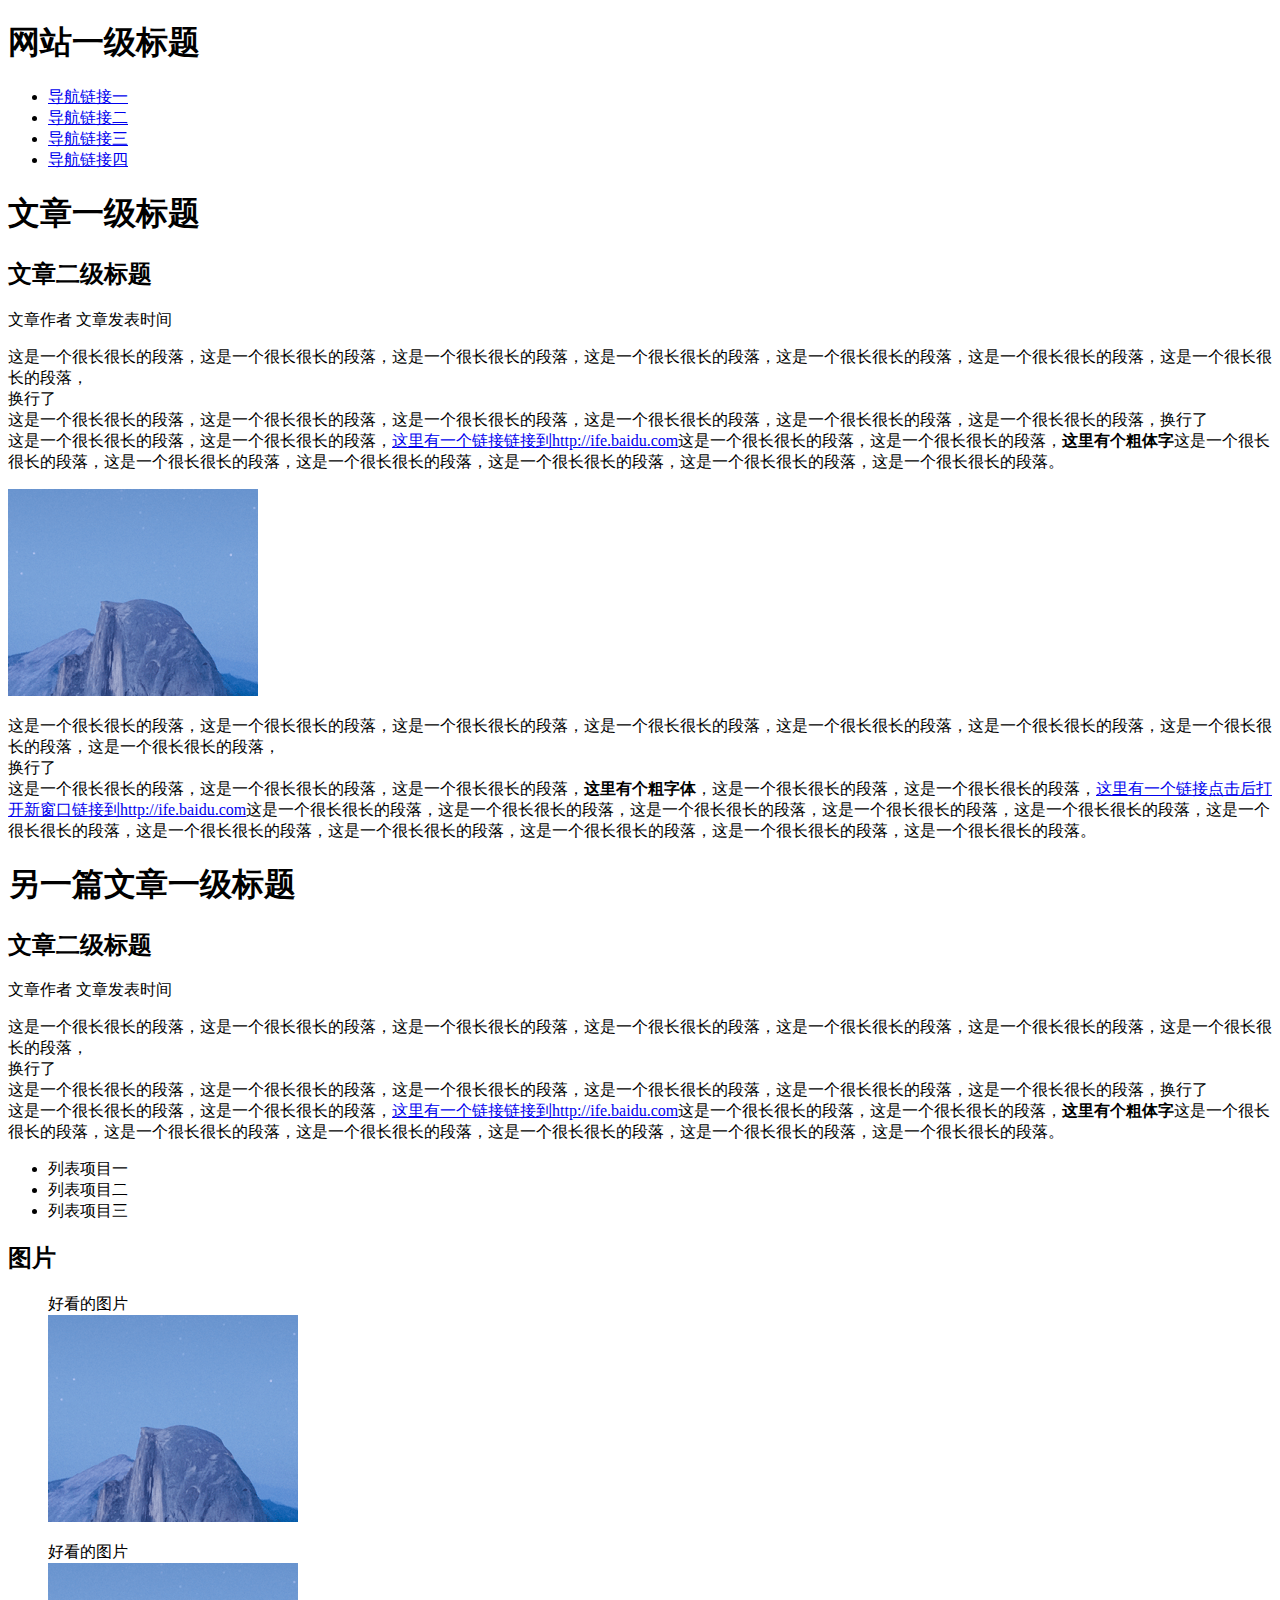
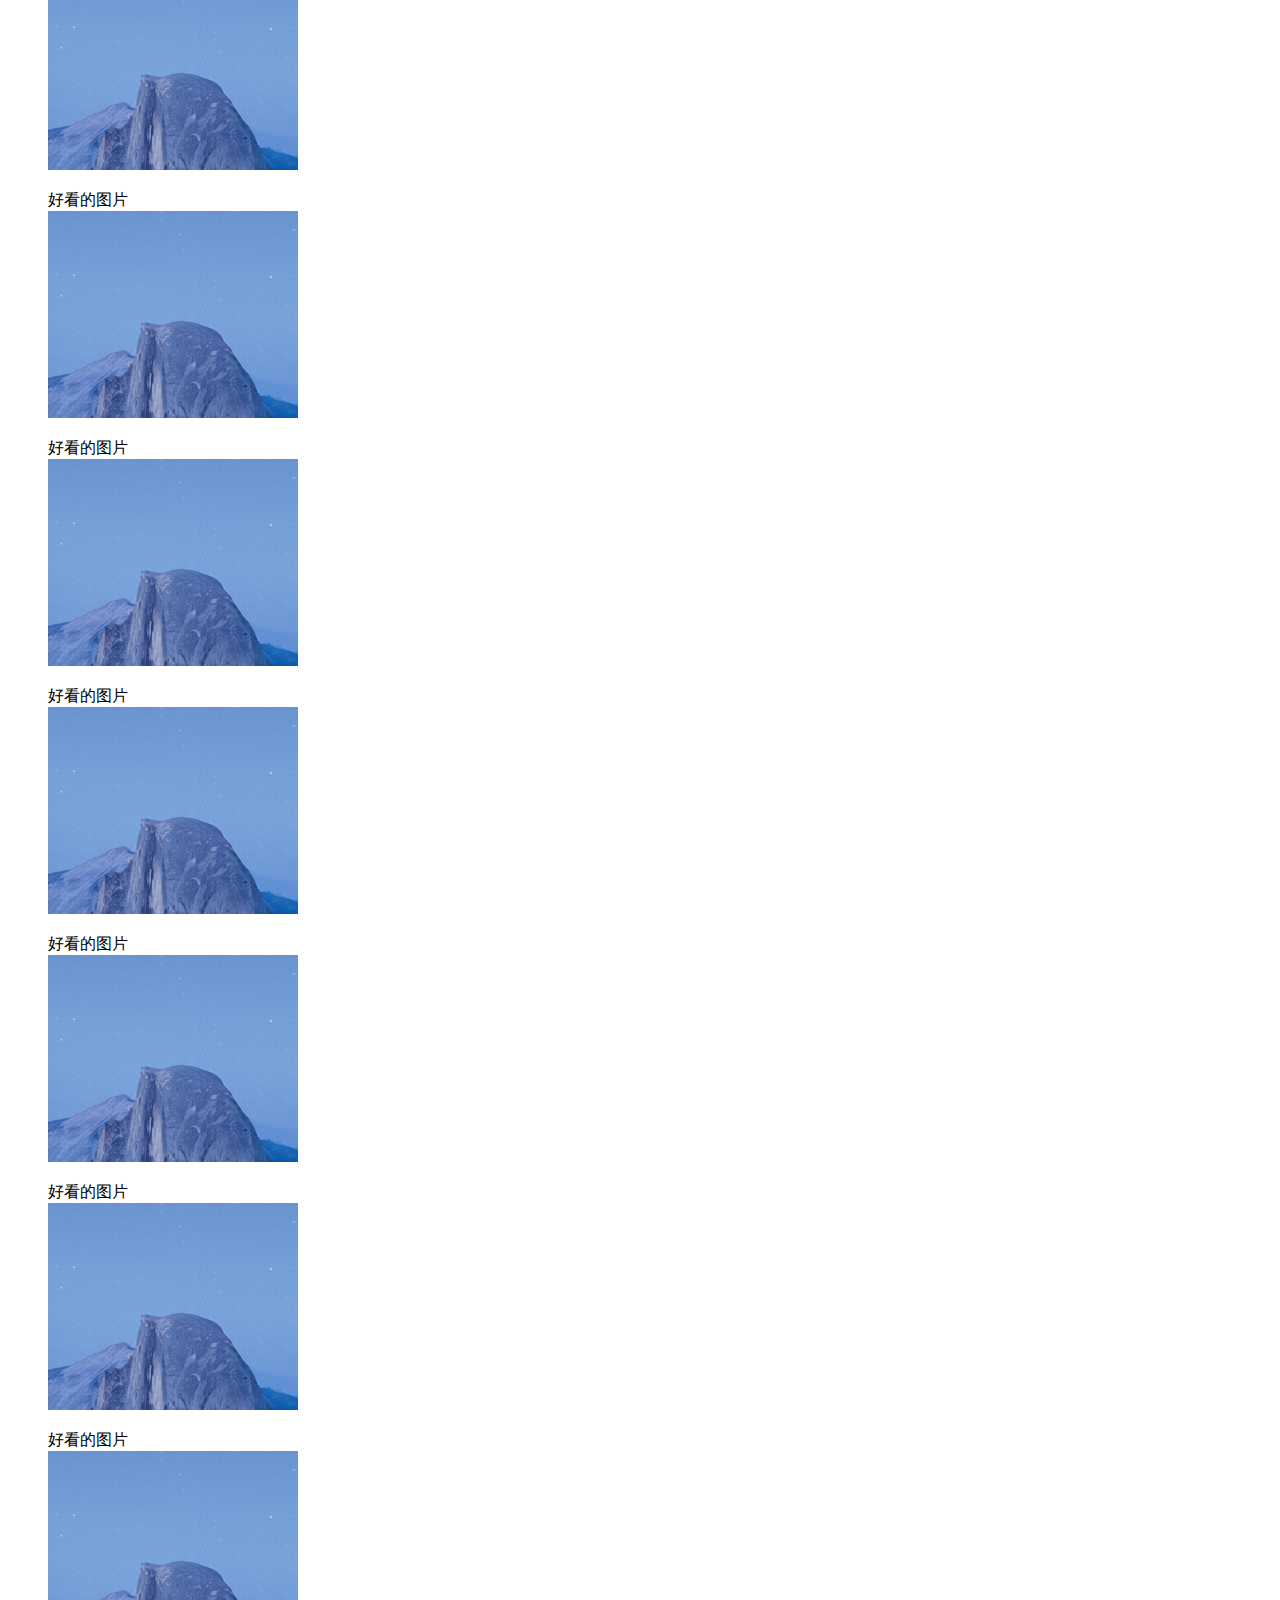
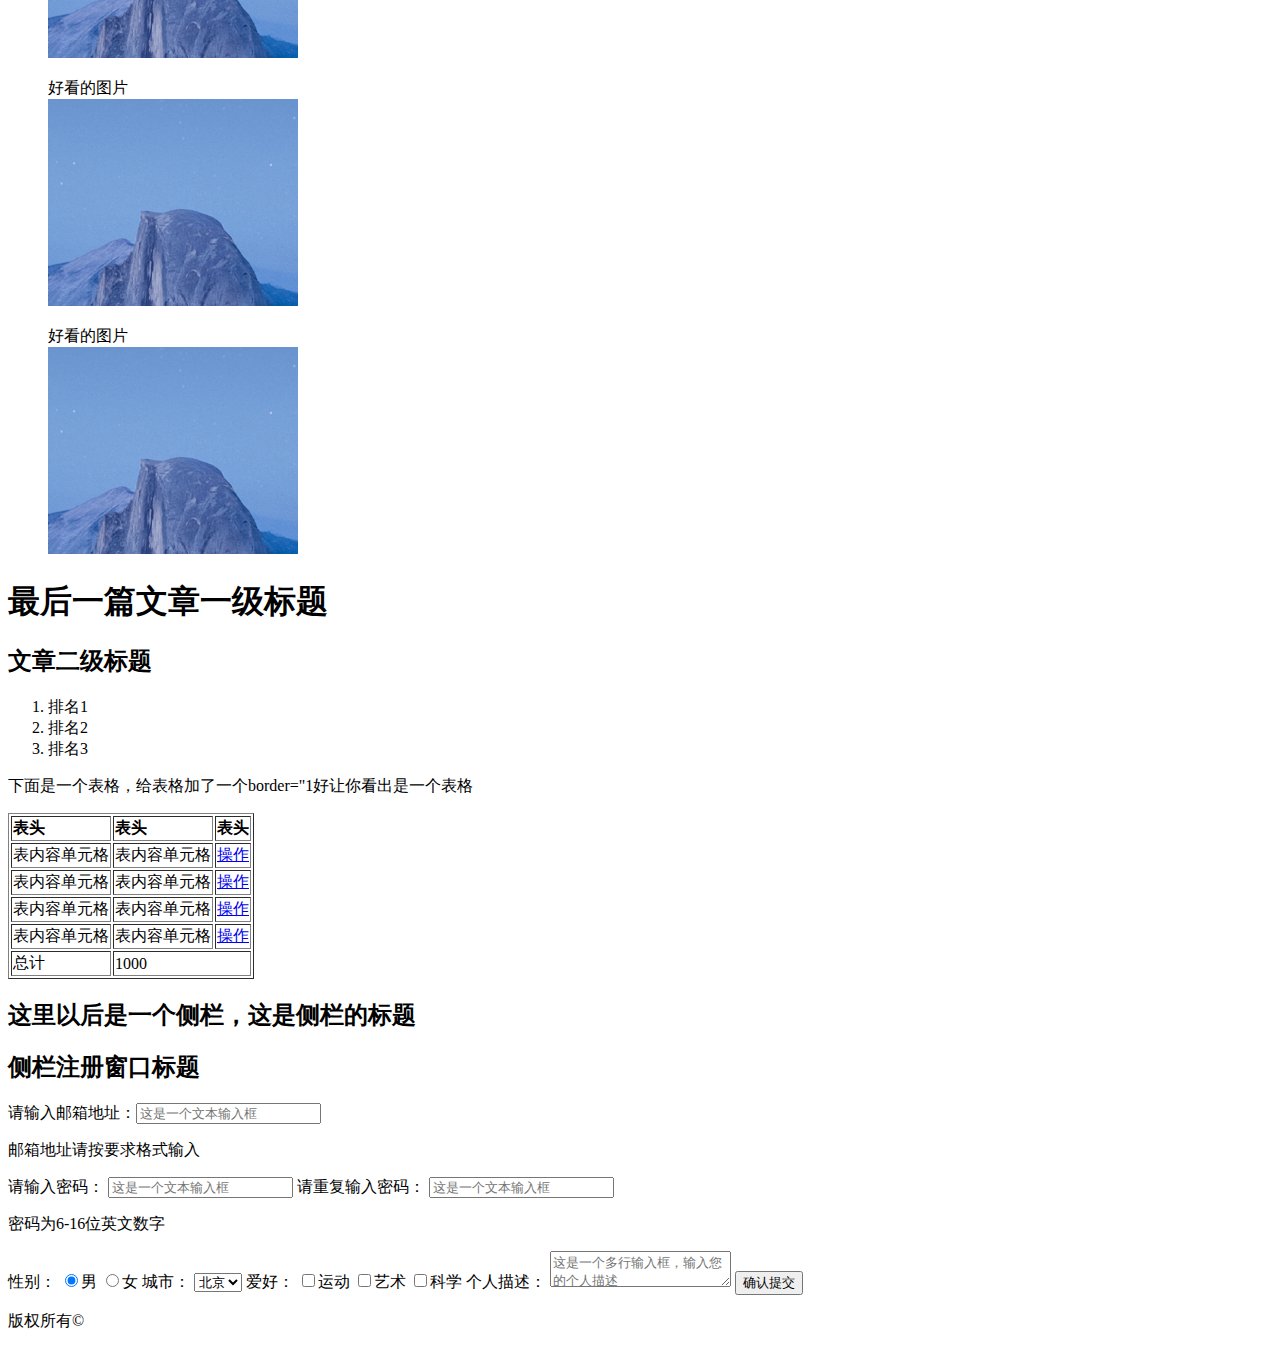
<file: task1/01/index.html>
<!DOCTYPE html>
<html lang="zh-Hans">
<head>
    <meta charset="UTF-8">
    <title>Task1-01-零基础HTML编码</title>
</head>
<body>
<header>
    <h1>网站一级标题</h1>
    <ul>
        <li><a href="#">导航链接一</a></li>
        <li><a href="#">导航链接二</a></li>
        <li><a href="#">导航链接三</a></li>
        <li><a href="#">导航链接四</a></li>
    </ul>
</header>

<article>
    <h1>文章一级标题</h1>
    <h2>文章二级标题</h2>
    <span>文章作者</span> <span>文章发表时间</span>
    <p>
        这是一个很长很长的段落，这是一个很长很长的段落，这是一个很长很长的段落，这是一个很长很长的段落，这是一个很长很长的段落，这是一个很长很长的段落，这是一个很长很长的段落，<br>换行了<br>
        这是一个很长很长的段落，这是一个很长很长的段落，这是一个很长很长的段落，这是一个很长很长的段落，这是一个很长很长的段落，这是一个很长很长的段落，换行了<br>
        这是一个很长很长的段落，这是一个很长很长的段落，<a href="http://ife.baidu.com">这里有一个链接链接到http://ife.baidu.com</a>这是一个很长很长的段落，这是一个很长很长的段落，<b>这里有个粗体字</b>这是一个很长很长的段落，这是一个很长很长的段落，这是一个很长很长的段落，这是一个很长很长的段落，这是一个很长很长的段落，这是一个很长很长的段落。
    </p>

    <img src="img.png" alt="img">
    <p>
        这是一个很长很长的段落，这是一个很长很长的段落，这是一个很长很长的段落，这是一个很长很长的段落，这是一个很长很长的段落，这是一个很长很长的段落，这是一个很长很长的段落，这是一个很长很长的段落，<br>换行了<br>
        这是一个很长很长的段落，这是一个很长很长的段落，这是一个很长很长的段落，<b>这里有个粗字体</b>，这是一个很长很长的段落，这是一个很长很长的段落，<a href="http://ife.baidu.com"
                                                                                      target="_blank">这里有一个链接点击后打开新窗口链接到http://ife.baidu.com</a>这是一个很长很长的段落，这是一个很长很长的段落，这是一个很长很长的段落，这是一个很长很长的段落，这是一个很长很长的段落，这是一个很长很长的段落，这是一个很长很长的段落，这是一个很长很长的段落，这是一个很长很长的段落，这是一个很长很长的段落，这是一个很长很长的段落。
    </p>
</article>

<article>
    <h1>另一篇文章一级标题</h1>
    <h2>文章二级标题</h2>
    <span>文章作者</span> <span>文章发表时间</span>
    <p>
        这是一个很长很长的段落，这是一个很长很长的段落，这是一个很长很长的段落，这是一个很长很长的段落，这是一个很长很长的段落，这是一个很长很长的段落，这是一个很长很长的段落，<br>换行了<br>
        这是一个很长很长的段落，这是一个很长很长的段落，这是一个很长很长的段落，这是一个很长很长的段落，这是一个很长很长的段落，这是一个很长很长的段落，换行了<br>
        这是一个很长很长的段落，这是一个很长很长的段落，<a href="http://ife.baidu.com">这里有一个链接链接到http://ife.baidu.com</a>这是一个很长很长的段落，这是一个很长很长的段落，<b>这里有个粗体字</b>这是一个很长很长的段落，这是一个很长很长的段落，这是一个很长很长的段落，这是一个很长很长的段落，这是一个很长很长的段落，这是一个很长很长的段落。
    </p>

    <ul>
        <li>列表项目一</li>
        <li>列表项目二</li>
        <li>列表项目三</li>
    </ul>

    <h2>图片</h2>
    <blockquote>
        <div>好看的图片</div>
        <img src="img.png" alt="好看的图片">
    </blockquote>
    <blockquote>
        <div>好看的图片</div>
        <img src="img.png" alt="好看的图片">
    </blockquote>
    <blockquote>
        <div>好看的图片</div>
        <img src="img.png" alt="好看的图片">
    </blockquote>
    <blockquote>
        <div>好看的图片</div>
        <img src="img.png" alt="好看的图片">
    </blockquote>
    <blockquote>
        <div>好看的图片</div>
        <img src="img.png" alt="好看的图片">
    </blockquote>
    <blockquote>
        <div>好看的图片</div>
        <img src="img.png" alt="好看的图片">
    </blockquote>
    <blockquote>
        <div>好看的图片</div>
        <img src="img.png" alt="好看的图片">
    </blockquote>
    <blockquote>
        <div>好看的图片</div>
        <img src="img.png" alt="好看的图片">
    </blockquote>
    <blockquote>
        <div>好看的图片</div>
        <img src="img.png" alt="好看的图片">
    </blockquote>
    <blockquote>
        <div>好看的图片</div>
        <img src="img.png" alt="好看的图片">
    </blockquote>
</article>

<article>
    <h1>最后一篇文章一级标题</h1>
    <h2>文章二级标题</h2>
    <ol>
        <li>排名1</li>
        <li>排名2</li>
        <li>排名3</li>
    </ol>
    <p>下面是一个表格，给表格加了一个border="1好让你看出是一个表格</p>
    <table border="1">
        <tr>
            <th align="left">表头</th>
            <th align="left">表头</th>
            <th align="left">表头</th>
        </tr>
        <tr>
            <td>表内容单元格</td>
            <td>表内容单元格</td>
            <td><a href="#">操作</a></td>
        </tr>
        <tr>
            <td>表内容单元格</td>
            <td>表内容单元格</td>
            <td><a href="#">操作</a></td>
        </tr>
        <tr>
            <td>表内容单元格</td>
            <td>表内容单元格</td>
            <td><a href="#">操作</a></td>
        </tr>
        <tr>
            <td>表内容单元格</td>
            <td>表内容单元格</td>
            <td><a href="#">操作</a></td>
        </tr>
        <tr>
            <td>总计</td>
            <td colspan="2">1000</td>
        </tr>
    </table>
</article>

<section>
    <h2>这里以后是一个侧栏，这是侧栏的标题</h2>
    <h2>侧栏注册窗口标题</h2>
    <form>
        <label>请输入邮箱地址：<input name="email" placeholder="这是一个文本输入框" type="email"></label>
        <p>邮箱地址请按要求格式输入</p>
        <label>请输入密码：
            <input name="password1" pattern="[A-Za-z0-9]{6,16}" placeholder="这是一个文本输入框"
                   id="form-password" type="password">
        </label>
        <label>请重复输入密码：
            <input name="password2" pattern="[A-Za-z0-9]{6,16}" placeholder="这是一个文本输入框"
                   id="form-password-confirm" type="password">
        </label>
        <p>密码为6-16位英文数字</p>
        <label>性别：
            <label><input type="radio" name="gender" value="male" checked>男</label>
            <label><input type="radio" name="gender" value="female">女</label>
        </label>
        <label>城市：
            <select name="city">
                <option value="beijing">北京</option>
                <option value="shanghai">上海</option>
            </select>
        </label>
        <label>爱好：
            <label><input type="checkbox" name="hobby" value="sport">运动</label>
            <label><input type="checkbox" name="hobby" value="art">艺术</label>
            <label><input type="checkbox" name="hobby" value="science">科学</label>
        </label>
        <label>个人描述：
            <textarea name="desc" rows="2" placeholder="这是一个多行输入框，输入您的个人描述"></textarea>
            <input type="submit" value="确认提交"/>
        </label>
    </form>

</section>

<footer><p>版权所有&copy;</p></footer>

</body>
</html>
</file>
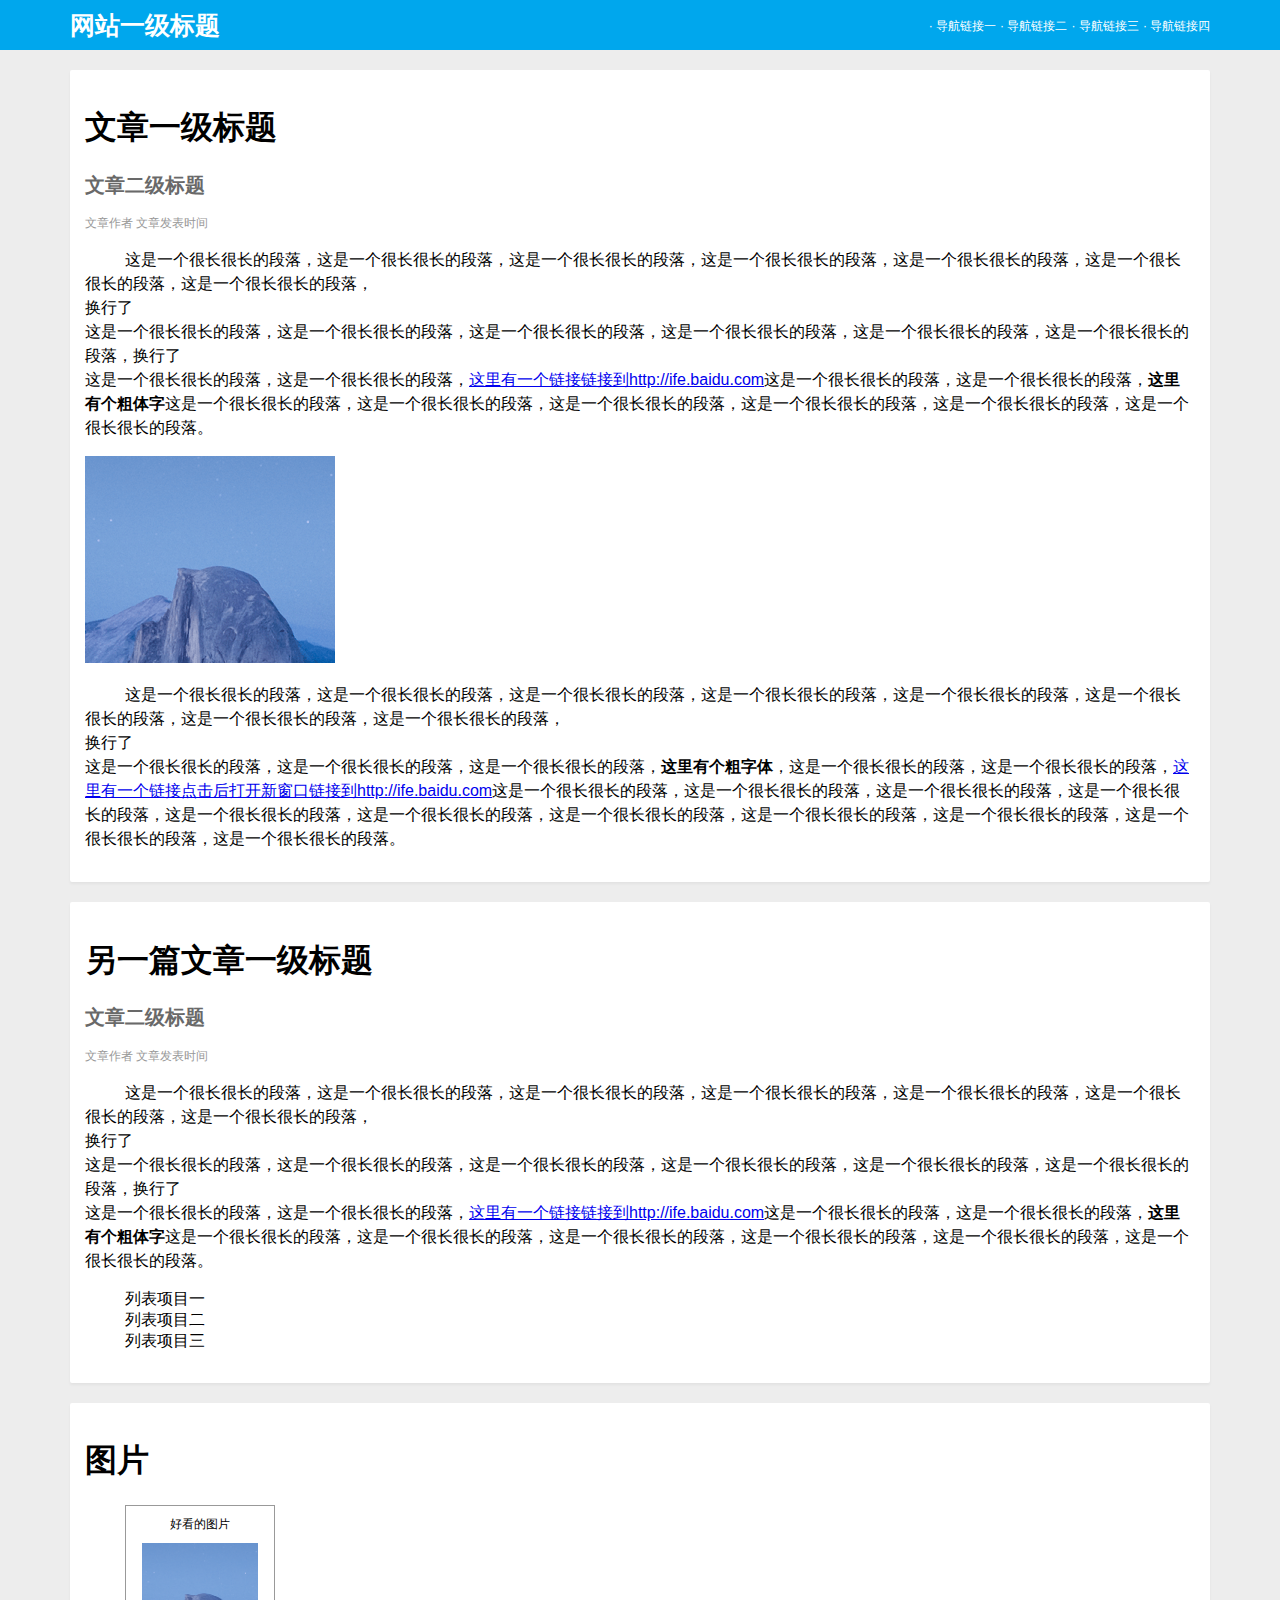
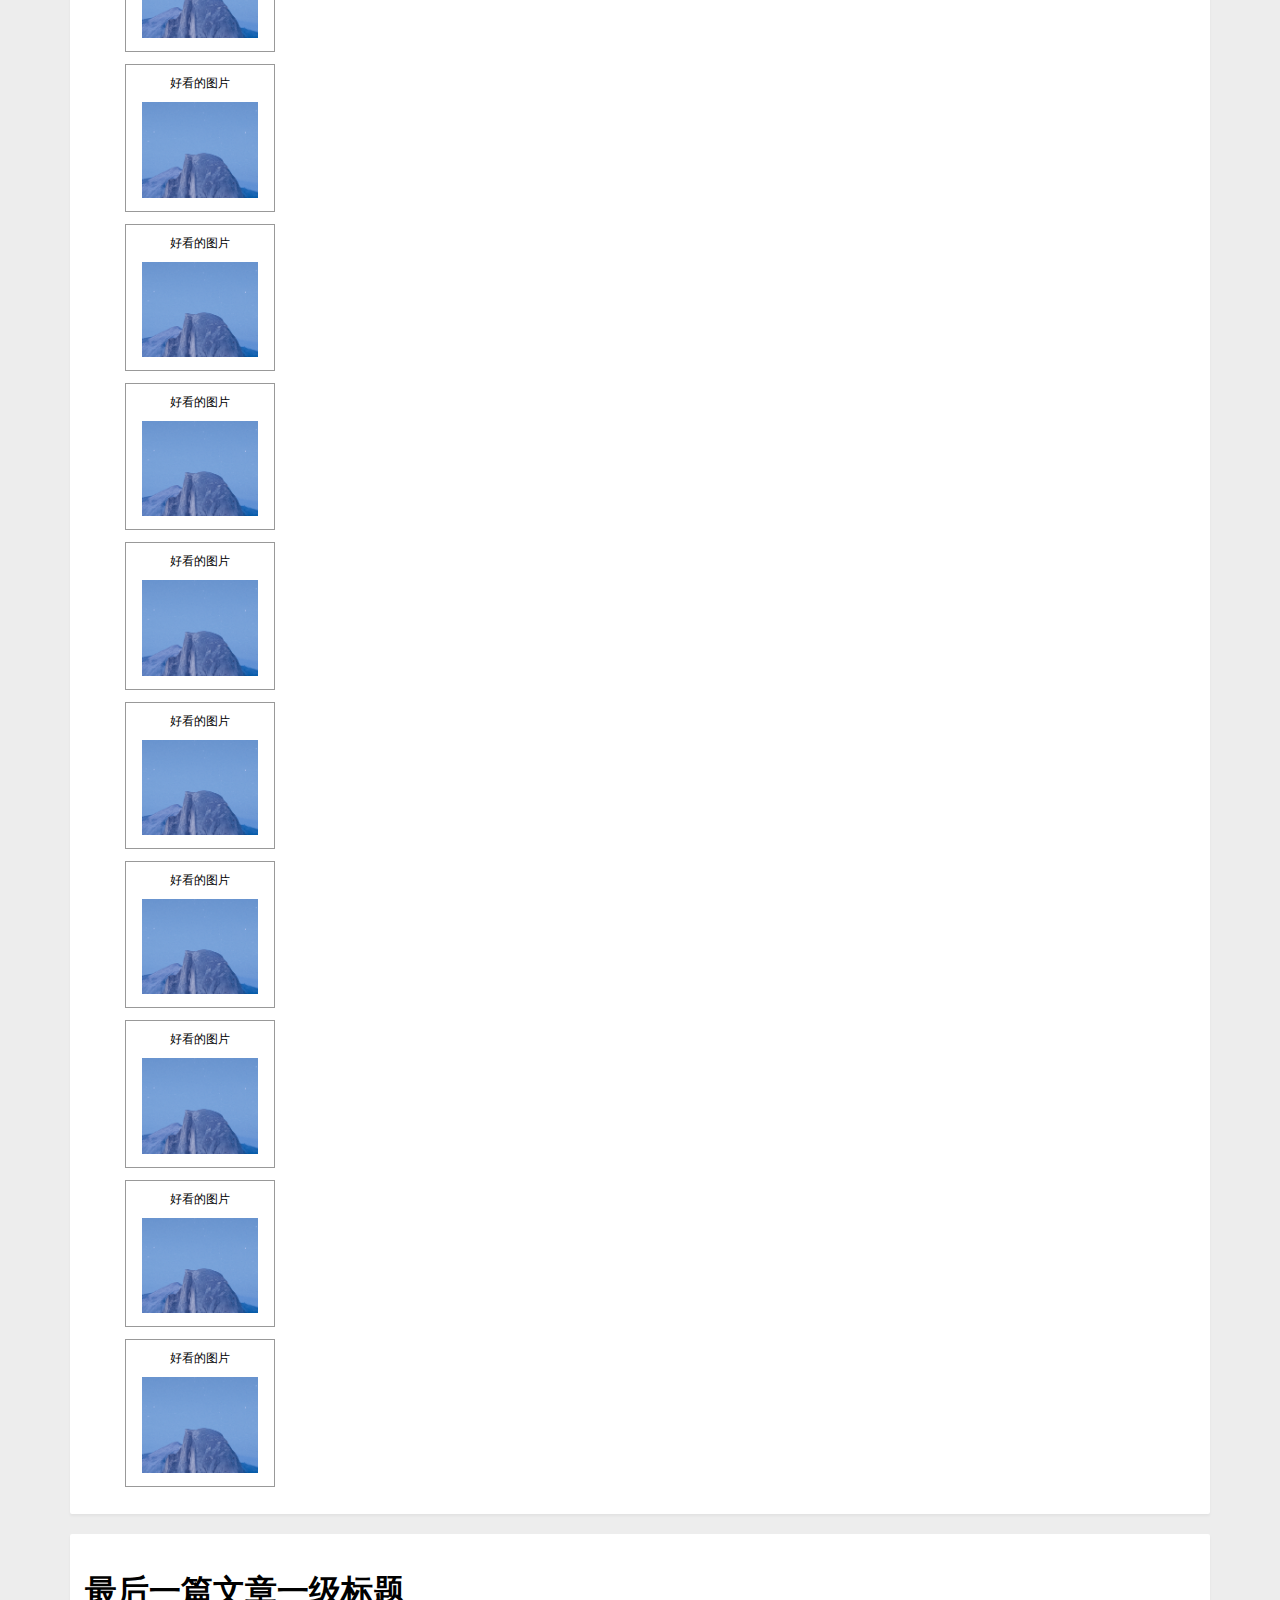
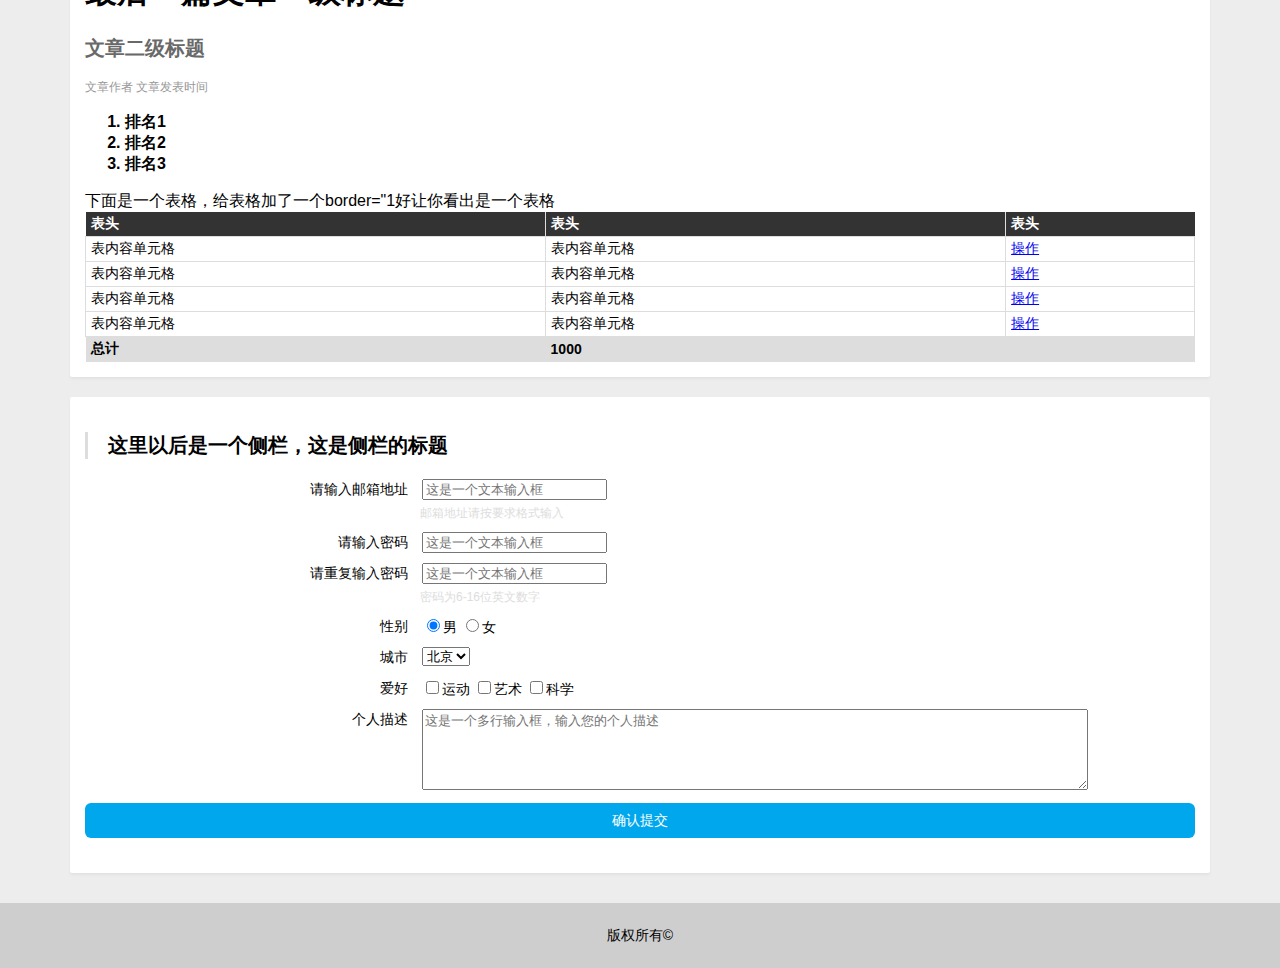
<file: task1/02/index.html>
<!DOCTYPE html>
<html lang="zh-Hans">
<head>
    <title>Task1-02-零基础HTML及CSS编码（一）</title>
    <meta http-equiv="Content-Type" content="text/html; charset=utf-8">
    <meta http-equiv="X-UA-Compatible" content="IE=edge">
    <meta name="viewport" content="width=device-width, initial-scale=1.0">
    <link href="main.css" rel="stylesheet" type="text/css">
</head>

<body>
<header>
    <nav class="navbar container">
        <div class="row">
            <div class="navbar-header">
                <h1>网站一级标题</h1>
            </div>
            <div class="navbar-menu">
                <ul>
                    <li><a href="#">导航链接一</a></li>
                    <li><a href="#">导航链接二</a></li>
                    <li><a href="#">导航链接三</a></li>
                    <li><a href="#">导航链接四</a></li>
                </ul>
            </div>
        </div>
    </nav>
</header>

<div class="main-content container">
    <article>
        <h1>文章一级标题</h1>
        <h2>文章二级标题</h2>
        <div class="publish-info"><span>文章作者</span> <span>文章发表时间</span></div>
        <p>
            这是一个很长很长的段落，这是一个很长很长的段落，这是一个很长很长的段落，这是一个很长很长的段落，这是一个很长很长的段落，这是一个很长很长的段落，这是一个很长很长的段落，<br>换行了<br>
            这是一个很长很长的段落，这是一个很长很长的段落，这是一个很长很长的段落，这是一个很长很长的段落，这是一个很长很长的段落，这是一个很长很长的段落，换行了<br>
            这是一个很长很长的段落，这是一个很长很长的段落，<a href="http://ife.baidu.com">这里有一个链接链接到http://ife.baidu.com</a>这是一个很长很长的段落，这是一个很长很长的段落，<b>这里有个粗体字</b>这是一个很长很长的段落，这是一个很长很长的段落，这是一个很长很长的段落，这是一个很长很长的段落，这是一个很长很长的段落，这是一个很长很长的段落。
        </p>

        <img src="../../assets/img/img.png" alt="img">
        <p>
            这是一个很长很长的段落，这是一个很长很长的段落，这是一个很长很长的段落，这是一个很长很长的段落，这是一个很长很长的段落，这是一个很长很长的段落，这是一个很长很长的段落，这是一个很长很长的段落，<br>换行了<br>
            这是一个很长很长的段落，这是一个很长很长的段落，这是一个很长很长的段落，<b>这里有个粗字体</b>，这是一个很长很长的段落，这是一个很长很长的段落，<a href="http://ife.baidu.com"
                                                                                          target="_blank">这里有一个链接点击后打开新窗口链接到http://ife.baidu.com</a>这是一个很长很长的段落，这是一个很长很长的段落，这是一个很长很长的段落，这是一个很长很长的段落，这是一个很长很长的段落，这是一个很长很长的段落，这是一个很长很长的段落，这是一个很长很长的段落，这是一个很长很长的段落，这是一个很长很长的段落，这是一个很长很长的段落。
        </p>
    </article>

    <article>
        <h1>另一篇文章一级标题</h1>
        <h2>文章二级标题</h2>
        <div class="publish-info"><span>文章作者</span> <span>文章发表时间</span></div>
        <p>
            这是一个很长很长的段落，这是一个很长很长的段落，这是一个很长很长的段落，这是一个很长很长的段落，这是一个很长很长的段落，这是一个很长很长的段落，这是一个很长很长的段落，<br>换行了<br>
            这是一个很长很长的段落，这是一个很长很长的段落，这是一个很长很长的段落，这是一个很长很长的段落，这是一个很长很长的段落，这是一个很长很长的段落，换行了<br>
            这是一个很长很长的段落，这是一个很长很长的段落，<a href="http://ife.baidu.com">这里有一个链接链接到http://ife.baidu.com</a>这是一个很长很长的段落，这是一个很长很长的段落，<b>这里有个粗体字</b>这是一个很长很长的段落，这是一个很长很长的段落，这是一个很长很长的段落，这是一个很长很长的段落，这是一个很长很长的段落，这是一个很长很长的段落。
        </p>

        <ul>
            <li>列表项目一</li>
            <li>列表项目二</li>
            <li>列表项目三</li>
        </ul>
    </article>

    <article>
        <h1>图片</h1>
        <figure>
            <div>好看的图片</div>
            <img src="../../assets/img/img.png" alt="好看的图片">
        </figure>
        <figure>
            <div>好看的图片</div>
            <img src="../../assets/img/img.png" alt="好看的图片">
        </figure>
        <figure>
            <div>好看的图片</div>
            <img src="../../assets/img/img.png" alt="好看的图片">
        </figure>
        <figure>
            <div>好看的图片</div>
            <img src="../../assets/img/img.png" alt="好看的图片">
        </figure>
        <figure>
            <div>好看的图片</div>
            <img src="../../assets/img/img.png" alt="好看的图片">
        </figure>
        <figure>
            <div>好看的图片</div>
            <img src="../../assets/img/img.png" alt="好看的图片">
        </figure>
        <figure>
            <div>好看的图片</div>
            <img src="../../assets/img/img.png" alt="好看的图片">
        </figure>
        <figure>
            <div>好看的图片</div>
            <img src="../../assets/img/img.png" alt="好看的图片">
        </figure>
        <figure>
            <div>好看的图片</div>
            <img src="../../assets/img/img.png" alt="好看的图片">
        </figure>
        <figure>
            <div>好看的图片</div>
            <img src="../../assets/img/img.png" alt="好看的图片">
        </figure>
    </article>

    <article>
        <h1>最后一篇文章一级标题</h1>
        <h2>文章二级标题</h2>
        <div class="publish-info"><span>文章作者</span> <span>文章发表时间</span></div>

        <ol>
            <li>排名1</li>
            <li>排名2</li>
            <li>排名3</li>
        </ol>
        <div>下面是一个表格，给表格加了一个border="1好让你看出是一个表格</div>
        <table border="1">
            <tr>
                <th align="left">表头</th>
                <th align="left">表头</th>
                <th align="left">表头</th>
            </tr>
            <tr>
                <td>表内容单元格</td>
                <td>表内容单元格</td>
                <td><a href="#">操作</a></td>
            </tr>
            <tr>
                <td>表内容单元格</td>
                <td>表内容单元格</td>
                <td><a href="#">操作</a></td>
            </tr>
            <tr>
                <td>表内容单元格</td>
                <td>表内容单元格</td>
                <td><a href="#">操作</a></td>
            </tr>
            <tr>
                <td>表内容单元格</td>
                <td>表内容单元格</td>
                <td><a href="#">操作</a></td>
            </tr>
            <tr>
                <td>总计</td>
                <td colspan="2">1000</td>
            </tr>
        </table>
    </article>

    <div class="siderbar">
        <blockquote>这里以后是一个侧栏，这是侧栏的标题</blockquote>
        <form>
            <div class="form-group">
                <label class="control-label">请输入邮箱地址</label>
                <input name="email" placeholder="这是一个文本输入框" type="email">
                <div class="form-tip control-label-offset">邮箱地址请按要求格式输入</div>
            </div>
            <div class="form-group">
                <label class="control-label">请输入密码</label>
                <input name="password1" pattern="[A-Za-z0-9]{6,16}" placeholder="这是一个文本输入框"
                       id="form-password" type="password">
            </div>
            <div class="form-group">
                <label class="control-label">请重复输入密码</label>
                <input name="password2" pattern="[A-Za-z0-9]{6,16}" placeholder="这是一个文本输入框"
                       id="form-password-confirm" type="password">
                <div class="form-tip control-label-offset">密码为6-16位英文数字</div>
            </div>
            <div class="form-group">
                <label class="control-label">性别</label>
                <label class="form-control"><input type="radio" name="gender" value="male" checked>男</label>
                <label class="form-control"><input type="radio" name="gender" value="female">女</label>
            </div>
            <div class="form-group">
                <label class="control-label">城市</label>
                <select name="city" class="form-control">
                    <option value="beijing">北京</option>
                    <option value="shanghai">上海</option>
                </select>
            </div>
            <div class="form-group">
                <label class="control-label">爱好</label>
                <div class="form-control">
                    <label><input type="checkbox" name="hobby" value="sport">运动</label>
                    <label><input type="checkbox" name="hobby" value="art">艺术</label>
                    <label><input type="checkbox" name="hobby" value="science">科学</label>
                </div>
            </div>
            <div class="form-group">
                <label class="control-label">个人描述</label>
                <div class="form-control" style="width: 60%">
                    <textarea name="desc" rows="5" placeholder="这是一个多行输入框，输入您的个人描述"></textarea>
                </div>
            </div>

            <button class="btn btn-primary btn-lg">确认提交</button>
        </form>
    </div>
</div>

<footer><p>版权所有&copy;</p></footer>

</body>
</html>
</file>
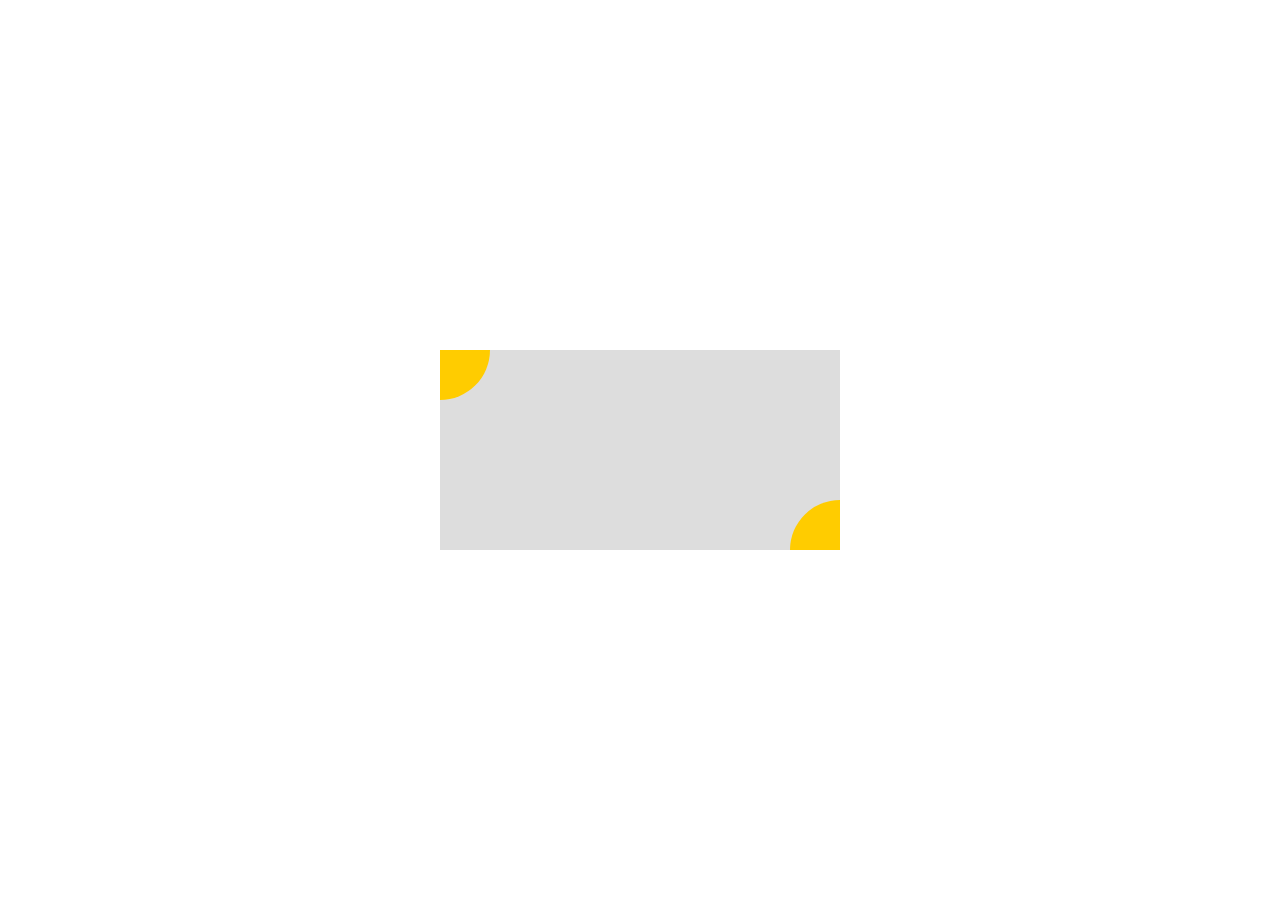
<file: task1/04/index.html>
<!DOCTYPE html>
<html lang="zh-Hans">
<head>
    <title>Task1-04-定位和居中问题</title>
    <meta http-equiv="Content-Type" content="text/html; charset=utf-8">
    <meta http-equiv="X-UA-Compatible" content="IE=edge">
    <meta name="viewport" content="width=device-width, initial-scale=1.0">
    <link href="main.css" rel="stylesheet" type="text/css">
</head>
<body>

<div class="wrapper">
    <div class="main-content">
        <div class="circle top-left"></div>
        <div class="circle bottom-right"></div>
    </div>
</div>
</body>
</html>
</file>
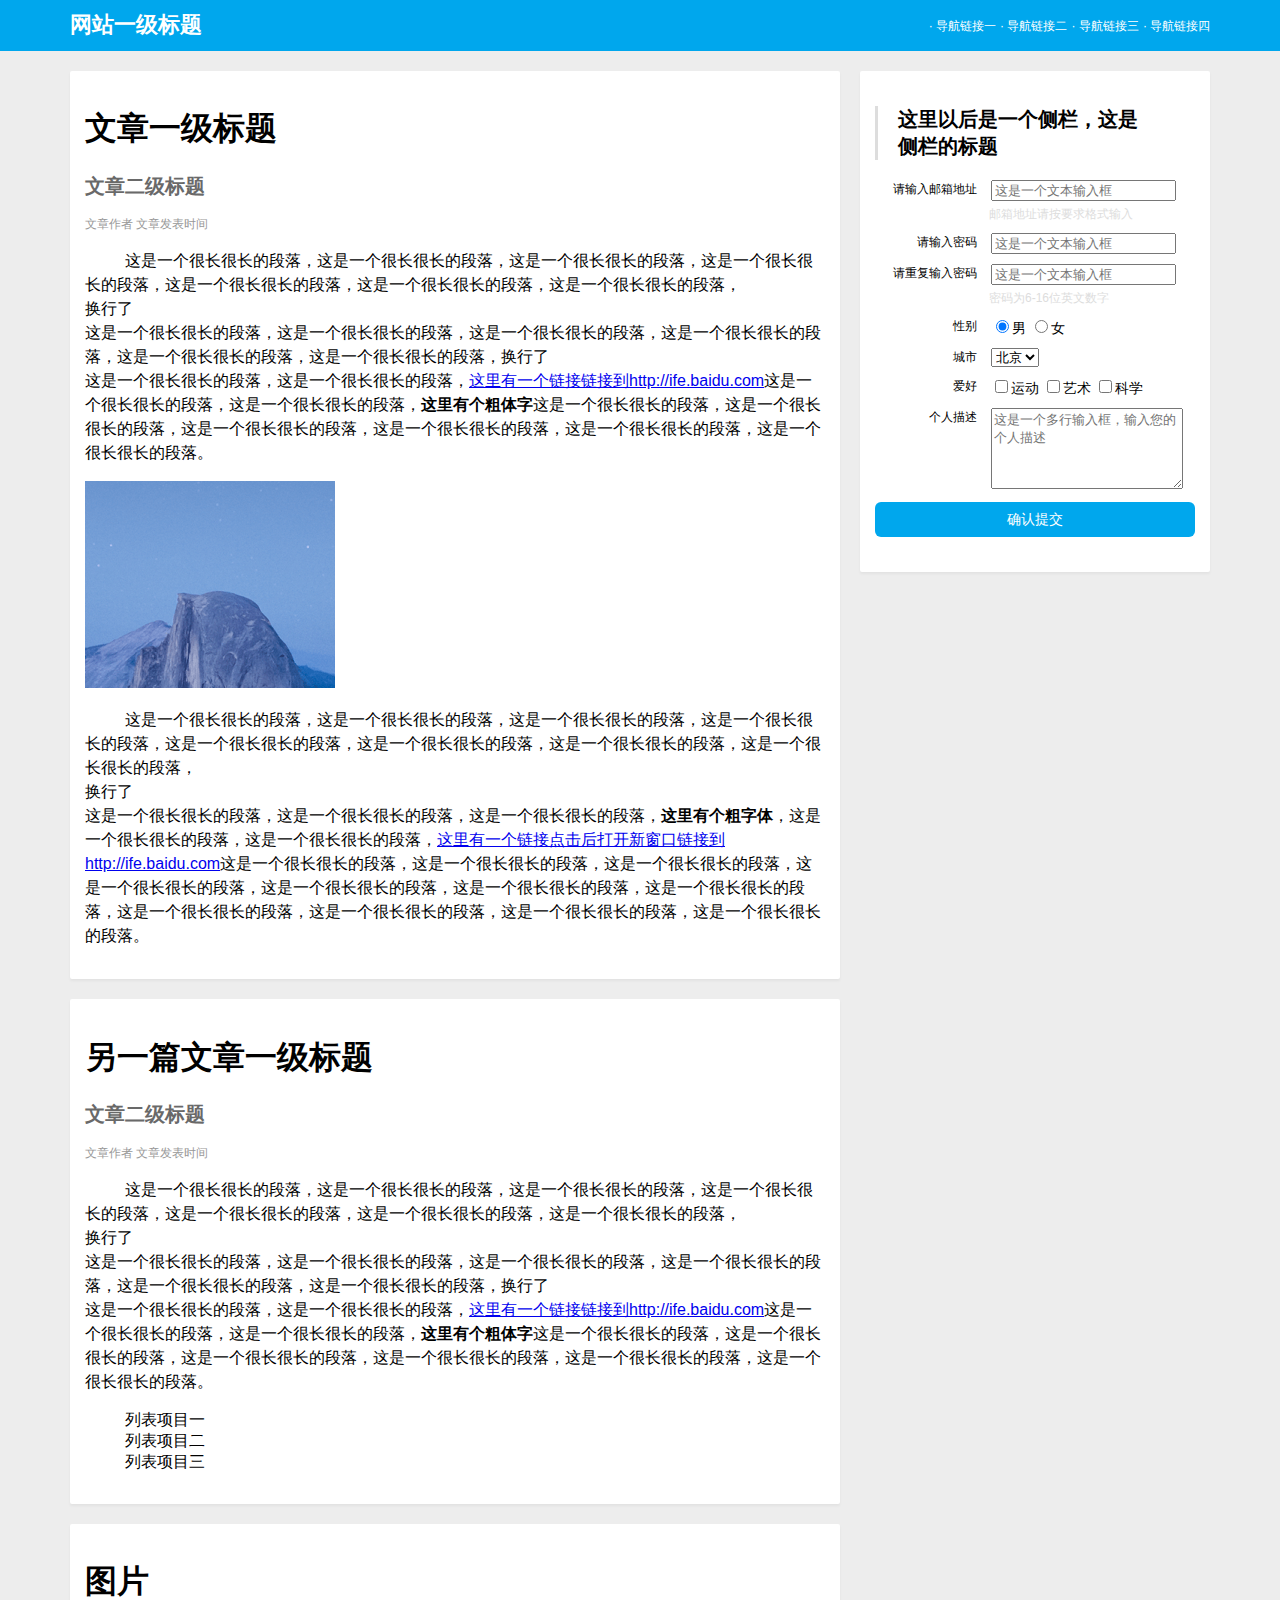
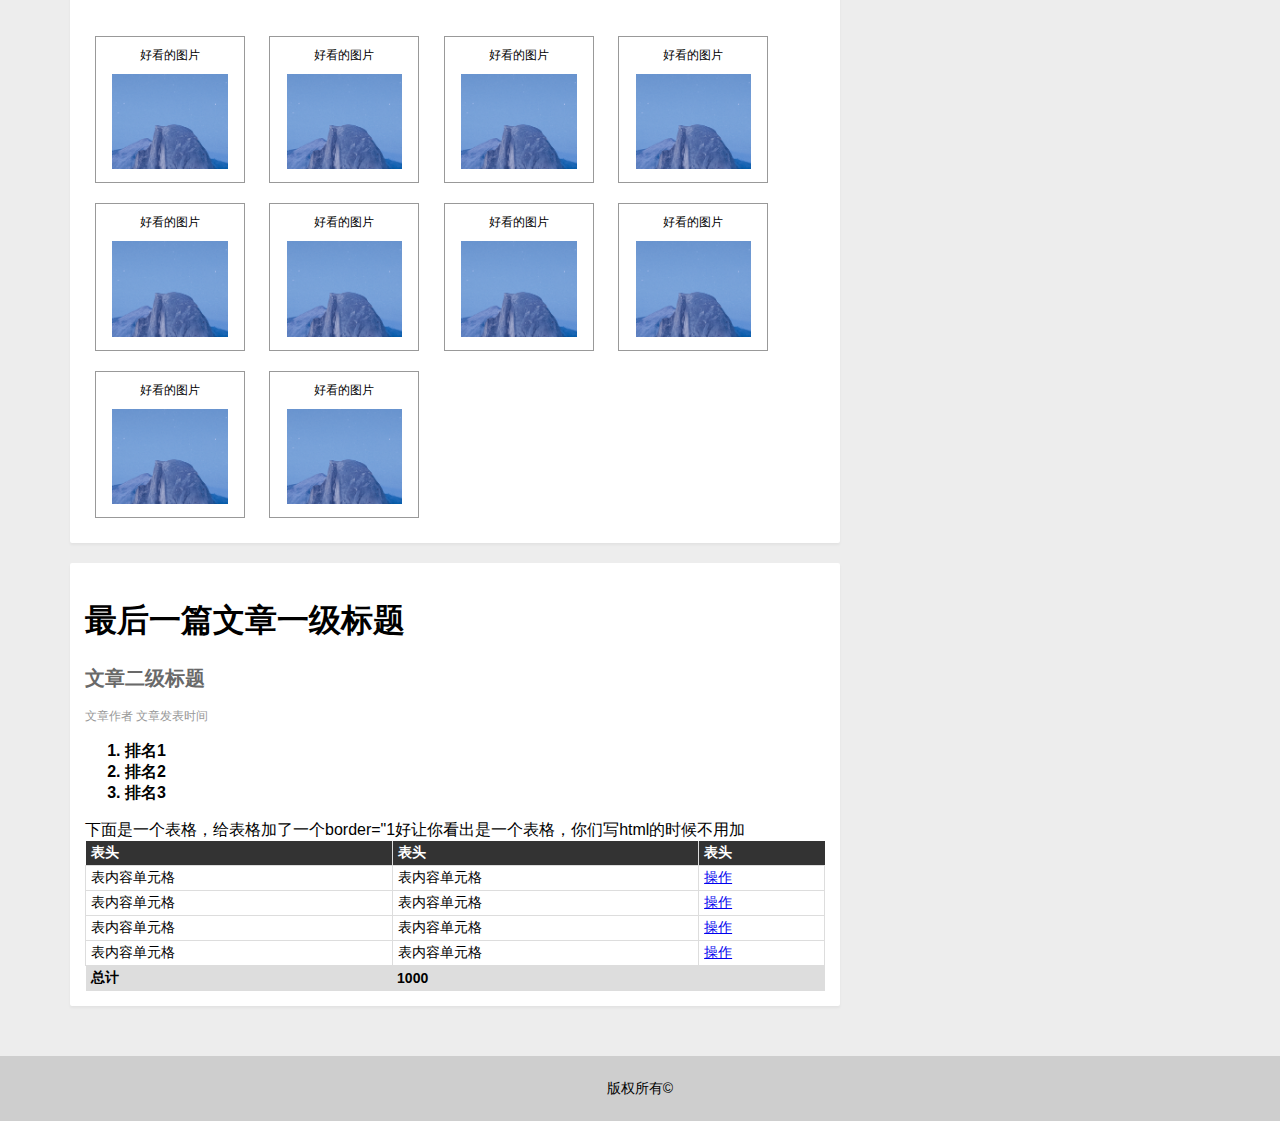
<file: task1/05/index.html>
<!DOCTYPE html>
<html lang="zh-Hans">
<head>
    <title>Task1-05-零基础HTML及CSS编码（二）</title>
    <meta http-equiv="Content-Type" content="text/html; charset=utf-8">
    <meta http-equiv="X-UA-Compatible" content="IE=edge">
    <meta name="viewport" content="width=device-width, initial-scale=1.0">
    <link href="main.css" rel="stylesheet" type="text/css">
</head>

<body>
<header>
    <nav class="navbar container">
        <div class="row clearfix">
            <div class="navbar-header">
                <h1>网站一级标题</h1>
            </div>
            <nav class="navbar-menu">
                <ul>
                    <li><a href="#">导航链接一</a></li>
                    <li><a href="#">导航链接二</a></li>
                    <li><a href="#">导航链接三</a></li>
                    <li><a href="#">导航链接四</a></li>
                </ul>
            </nav>
        </div>
    </nav>
</header>

<div class="container clearfix">
    <div class="wrapper">
        <div class="main-content">
            <article>
                <h1>文章一级标题</h1>
                <h2>文章二级标题</h2>
                <div class="publish-info"><span>文章作者</span> <span>文章发表时间</span></div>
                <p>
                    这是一个很长很长的段落，这是一个很长很长的段落，这是一个很长很长的段落，这是一个很长很长的段落，这是一个很长很长的段落，这是一个很长很长的段落，这是一个很长很长的段落，<br>换行了<br>
                    这是一个很长很长的段落，这是一个很长很长的段落，这是一个很长很长的段落，这是一个很长很长的段落，这是一个很长很长的段落，这是一个很长很长的段落，换行了<br>
                    这是一个很长很长的段落，这是一个很长很长的段落，<a href="http://ife.baidu.com">这里有一个链接链接到http://ife.baidu.com</a>这是一个很长很长的段落，这是一个很长很长的段落，<b>这里有个粗体字</b>这是一个很长很长的段落，这是一个很长很长的段落，这是一个很长很长的段落，这是一个很长很长的段落，这是一个很长很长的段落，这是一个很长很长的段落。
                </p>

                <img src="../../assets/img/img.png" alt="img">
                <p>
                    这是一个很长很长的段落，这是一个很长很长的段落，这是一个很长很长的段落，这是一个很长很长的段落，这是一个很长很长的段落，这是一个很长很长的段落，这是一个很长很长的段落，这是一个很长很长的段落，<br>换行了<br>
                    这是一个很长很长的段落，这是一个很长很长的段落，这是一个很长很长的段落，<b>这里有个粗字体</b>，这是一个很长很长的段落，这是一个很长很长的段落，<a
                        href="http://ife.baidu.com"
                        target="_blank">这里有一个链接点击后打开新窗口链接到http://ife.baidu.com</a>这是一个很长很长的段落，这是一个很长很长的段落，这是一个很长很长的段落，这是一个很长很长的段落，这是一个很长很长的段落，这是一个很长很长的段落，这是一个很长很长的段落，这是一个很长很长的段落，这是一个很长很长的段落，这是一个很长很长的段落，这是一个很长很长的段落。
                </p>
            </article>

            <article>
                <h1>另一篇文章一级标题</h1>
                <h2>文章二级标题</h2>
                <div class="publish-info"><span>文章作者</span> <span>文章发表时间</span></div>
                <p>
                    这是一个很长很长的段落，这是一个很长很长的段落，这是一个很长很长的段落，这是一个很长很长的段落，这是一个很长很长的段落，这是一个很长很长的段落，这是一个很长很长的段落，<br>换行了<br>
                    这是一个很长很长的段落，这是一个很长很长的段落，这是一个很长很长的段落，这是一个很长很长的段落，这是一个很长很长的段落，这是一个很长很长的段落，换行了<br>
                    这是一个很长很长的段落，这是一个很长很长的段落，<a href="http://ife.baidu.com">这里有一个链接链接到http://ife.baidu.com</a>这是一个很长很长的段落，这是一个很长很长的段落，<b>这里有个粗体字</b>这是一个很长很长的段落，这是一个很长很长的段落，这是一个很长很长的段落，这是一个很长很长的段落，这是一个很长很长的段落，这是一个很长很长的段落。
                </p>

                <ul>
                    <li>列表项目一</li>
                    <li>列表项目二</li>
                    <li>列表项目三</li>
                </ul>
            </article>

            <article class="img-grid">
                <h1>图片</h1>
                <figure>
                    <div>好看的图片</div>
                    <img src="../../assets/img/img.png" alt="好看的图片">
                </figure>
                <figure>
                    <div>好看的图片</div>
                    <img src="../../assets/img/img.png" alt="好看的图片">
                </figure>
                <figure>
                    <div>好看的图片</div>
                    <img src="../../assets/img/img.png" alt="好看的图片">
                </figure>
                <figure>
                    <div>好看的图片</div>
                    <img src="../../assets/img/img.png" alt="好看的图片">
                </figure>
                <figure>
                    <div>好看的图片</div>
                    <img src="../../assets/img/img.png" alt="好看的图片">
                </figure>
                <figure>
                    <div>好看的图片</div>
                    <img src="../../assets/img/img.png" alt="好看的图片">
                </figure>
                <figure>
                    <div>好看的图片</div>
                    <img src="../../assets/img/img.png" alt="好看的图片">
                </figure>
                <figure>
                    <div>好看的图片</div>
                    <img src="../../assets/img/img.png" alt="好看的图片">
                </figure>
                <figure>
                    <div>好看的图片</div>
                    <img src="../../assets/img/img.png" alt="好看的图片">
                </figure>
                <figure>
                    <div>好看的图片</div>
                    <img src="../../assets/img/img.png" alt="好看的图片">
                </figure>
            </article>

            <article>
                <h1>最后一篇文章一级标题</h1>
                <h2>文章二级标题</h2>
                <div class="publish-info"><span>文章作者</span> <span>文章发表时间</span></div>

                <ol>
                    <li>排名1</li>
                    <li>排名2</li>
                    <li>排名3</li>
                </ol>
                <div>下面是一个表格，给表格加了一个border="1好让你看出是一个表格，你们写html的时候不用加</div>
                <table>
                    <tr>
                        <th align="left">表头</th>
                        <th align="left">表头</th>
                        <th align="left">表头</th>
                    </tr>
                    <tr>
                        <td>表内容单元格</td>
                        <td>表内容单元格</td>
                        <td><a href="#">操作</a></td>
                    </tr>
                    <tr>
                        <td>表内容单元格</td>
                        <td>表内容单元格</td>
                        <td><a href="#">操作</a></td>
                    </tr>
                    <tr>
                        <td>表内容单元格</td>
                        <td>表内容单元格</td>
                        <td><a href="#">操作</a></td>
                    </tr>
                    <tr>
                        <td>表内容单元格</td>
                        <td>表内容单元格</td>
                        <td><a href="#">操作</a></td>
                    </tr>
                    <tr>
                        <td>总计</td>
                        <td colspan="2">1000</td>
                    </tr>
                </table>
            </article>
        </div>
    </div>
    <div class="siderbar">
        <blockquote>这里以后是一个侧栏，这是侧栏的标题</blockquote>
        <form>
            <div class="form-group">
                <label class="control-label">请输入邮箱地址</label>
                <input name="email" placeholder="这是一个文本输入框" type="email">
                <div class="form-tip control-label-offset">邮箱地址请按要求格式输入</div>
            </div>
            <div class="form-group">
                <label class="control-label">请输入密码</label>
                <input name="password1" pattern="[A-Za-z0-9]{6,16}" placeholder="这是一个文本输入框"
                       id="form-password" type="password">
            </div>
            <div class="form-group">
                <label class="control-label">请重复输入密码</label>
                <input name="password2" pattern="[A-Za-z0-9]{6,16}" placeholder="这是一个文本输入框"
                       id="form-password-confirm" type="password">
                <div class="form-tip control-label-offset">密码为6-16位英文数字</div>
            </div>
            <div class="form-group">
                <label class="control-label">性别</label>
                <label class="form-control"><input type="radio" name="gender" value="male" checked>男</label>
                <label class="form-control"><input type="radio" name="gender" value="female">女</label>
            </div>
            <div class="form-group">
                <label class="control-label">城市</label>
                <select name="city" class="form-control">
                    <option value="beijing">北京</option>
                    <option value="shanghai">上海</option>
                </select>
            </div>
            <div class="form-group">
                <label class="control-label">爱好</label>
                <div class="form-control">
                    <label><input type="checkbox" name="hobby" value="sport">运动</label>
                    <label><input type="checkbox" name="hobby" value="art">艺术</label>
                    <label><input type="checkbox" name="hobby" value="science">科学</label>
                </div>
            </div>
            <div class="form-group">
                <label class="control-label">个人描述</label>
                <div class="form-control" style="width: 60%">
                    <textarea name="desc" rows="5" placeholder="这是一个多行输入框，输入您的个人描述"></textarea>
                </div>
            </div>

            <button class="btn btn-primary btn-lg">确认提交</button>
        </form>
    </div>
</div>

<footer><p>版权所有&copy;</p></footer>

</body>
</html>
</file>
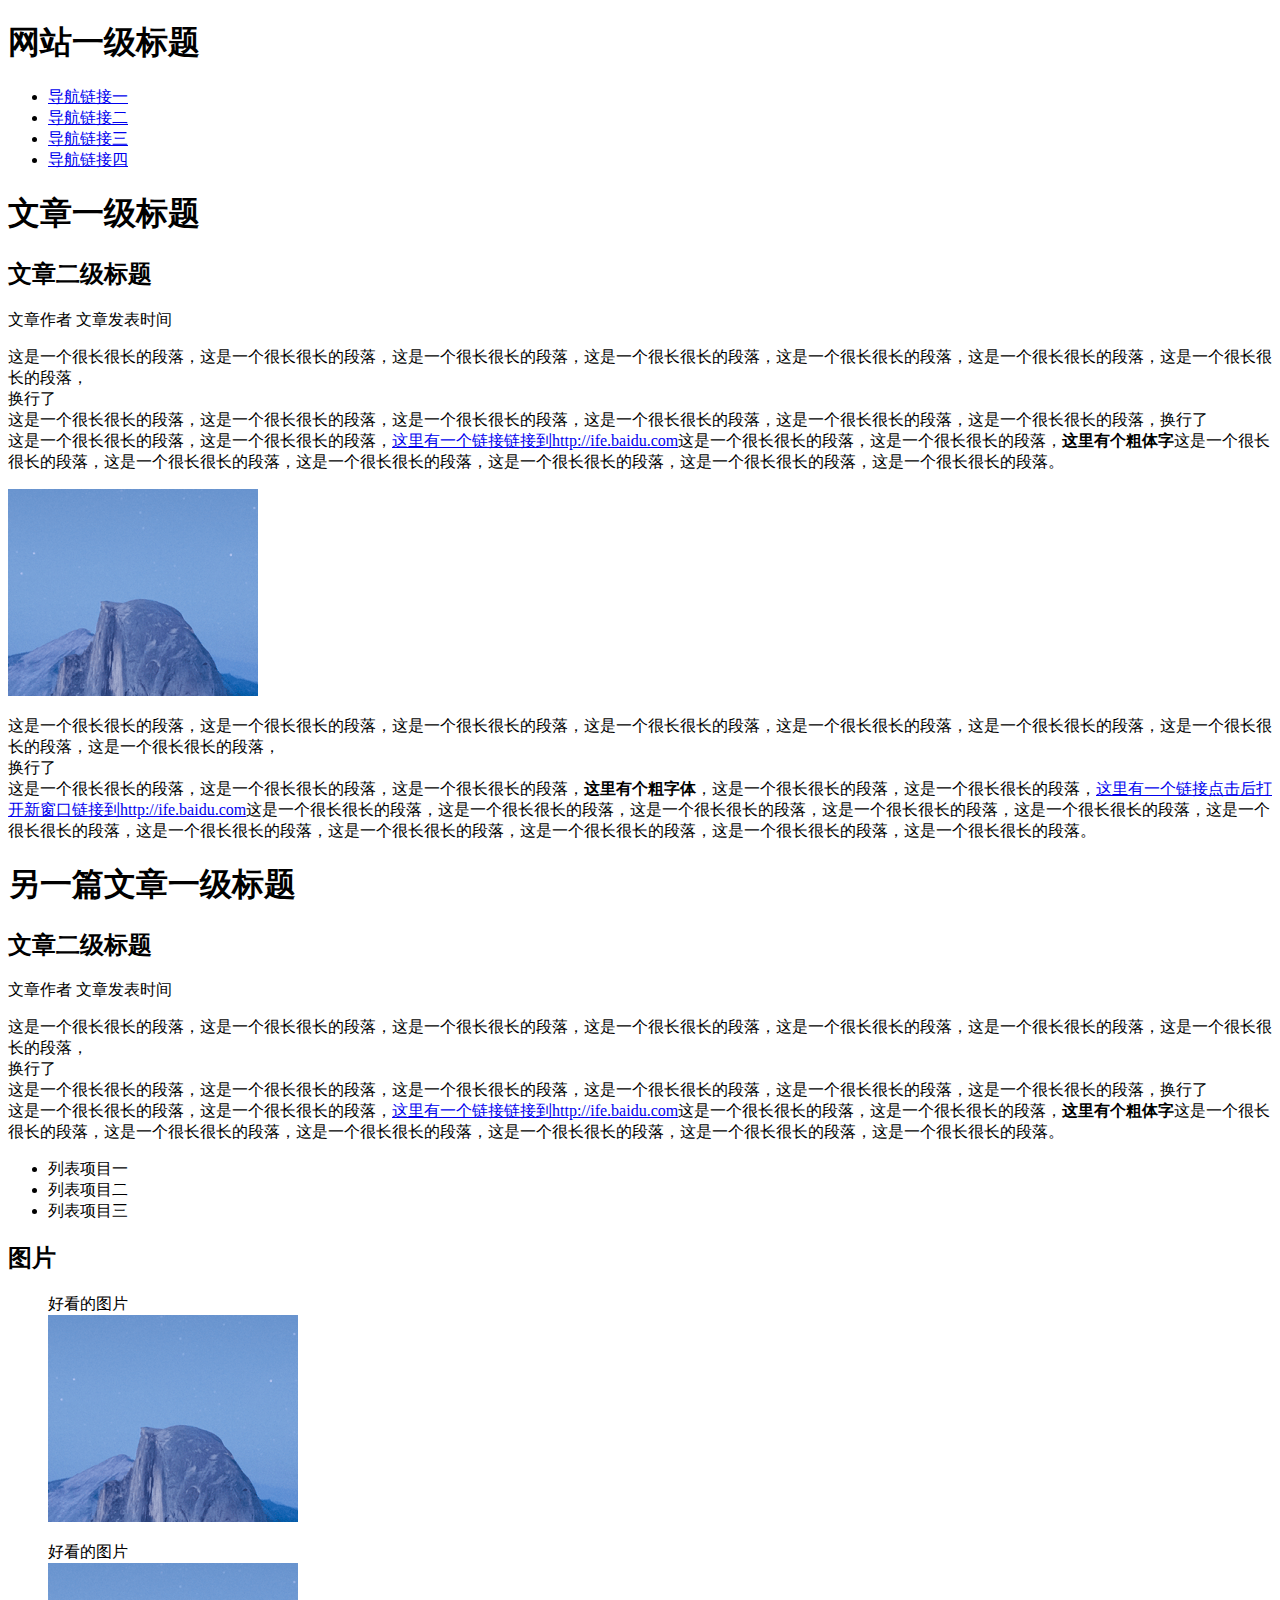
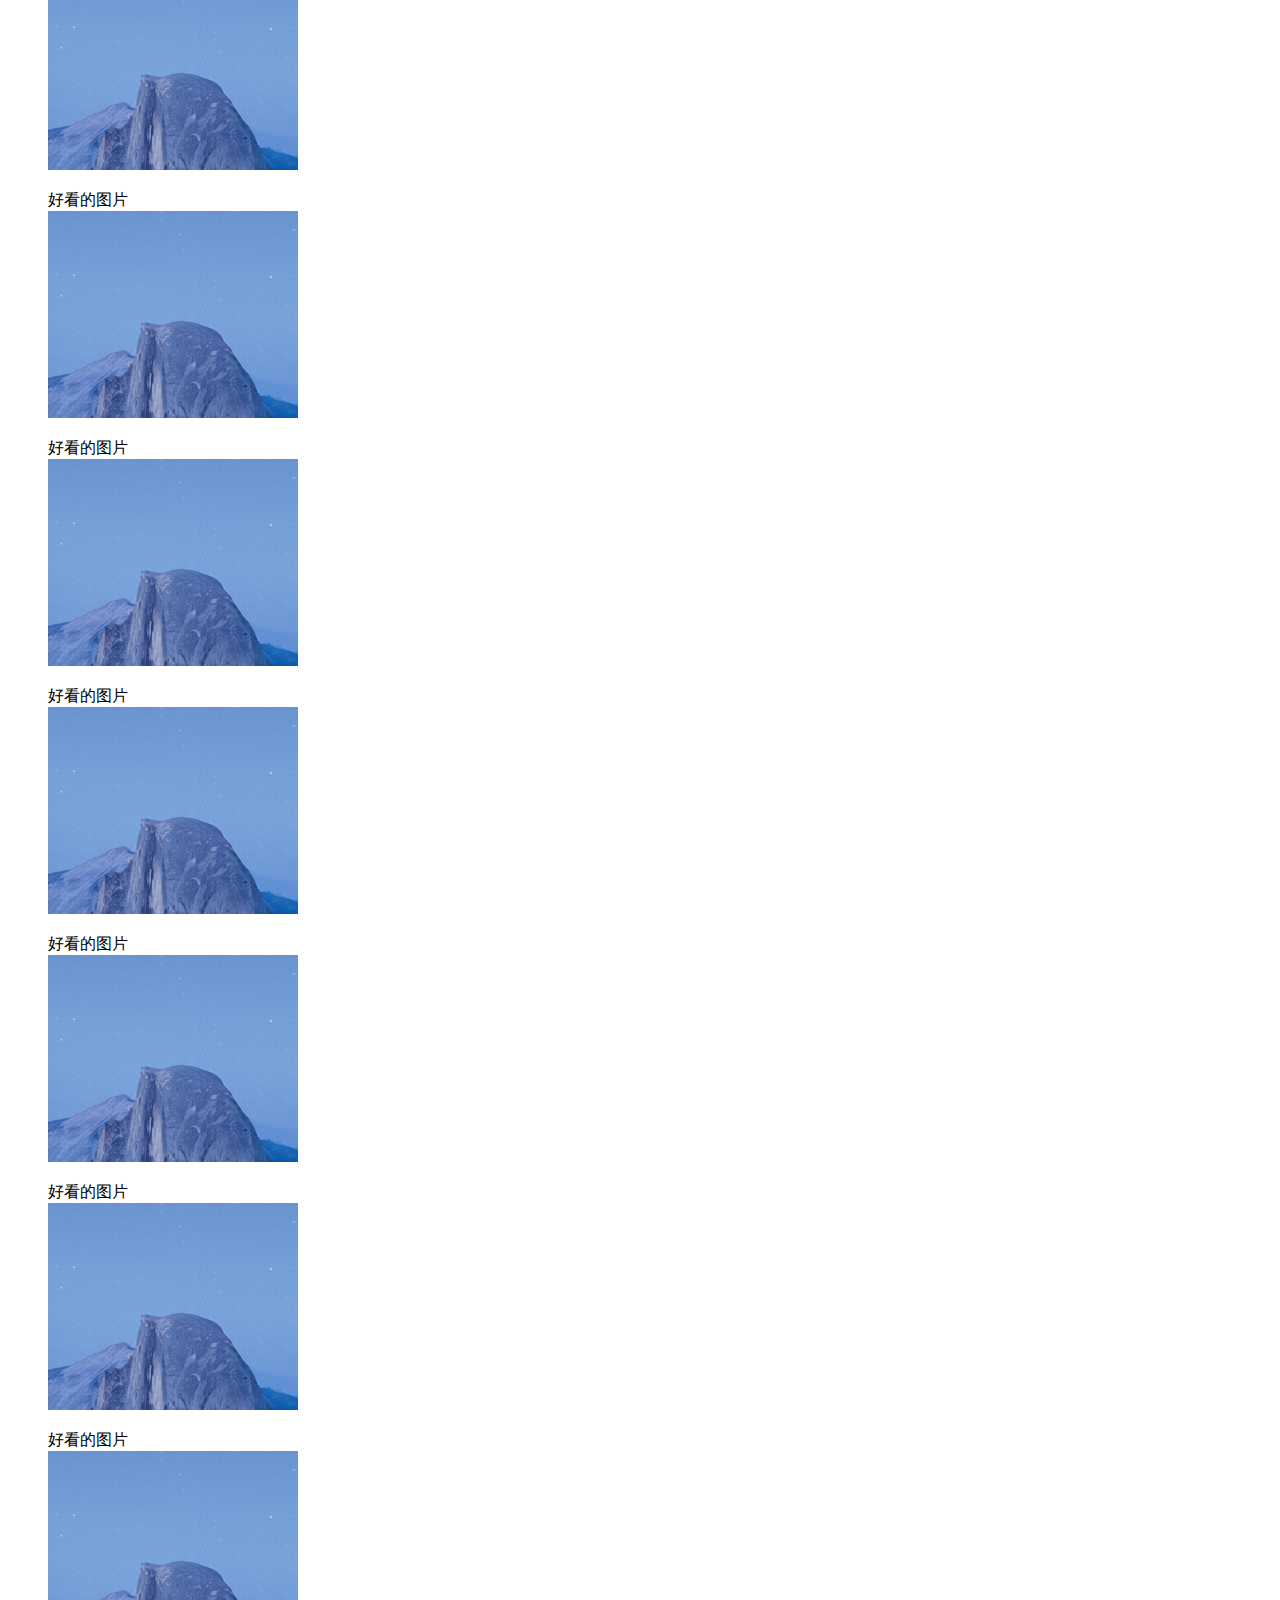
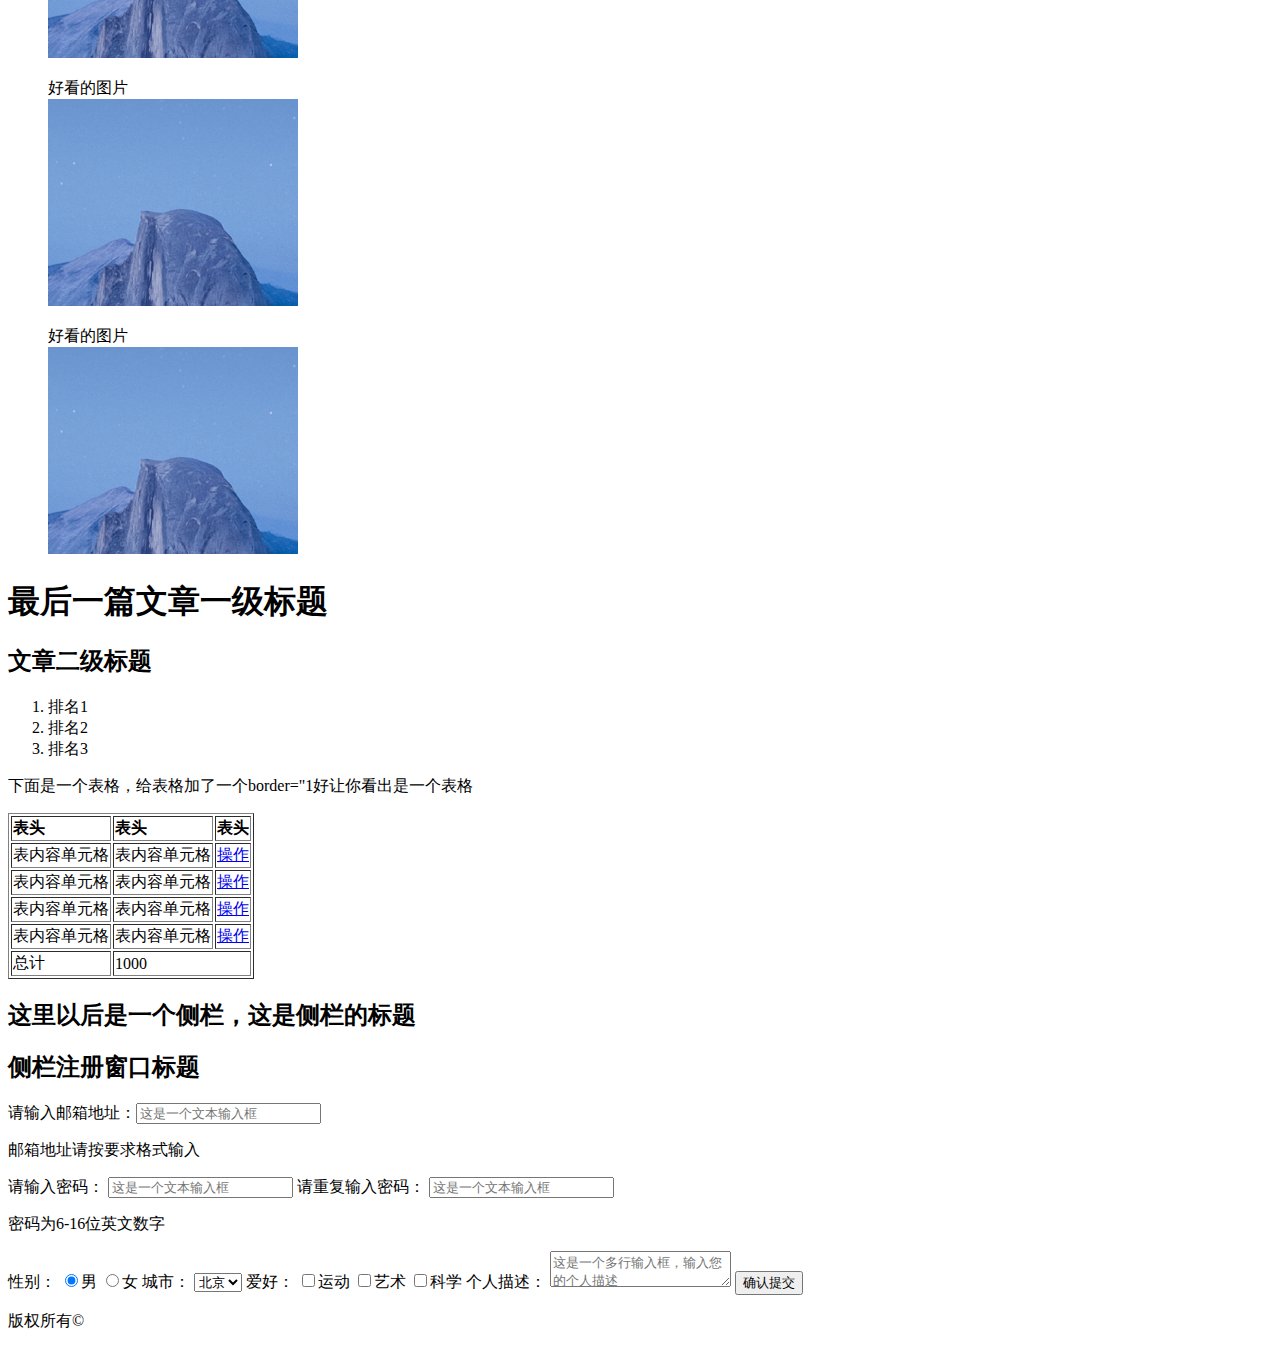
<file: tasks/01/index.html>
<!DOCTYPE html>
<html lang="zh-Hans">
<head>
    <meta charset="UTF-8">
    <title>Task01-零基础HTML编码</title>
</head>
<body>
<header>
    <h1>网站一级标题</h1>
    <ul>
        <li><a href="#">导航链接一</a></li>
        <li><a href="#">导航链接二</a></li>
        <li><a href="#">导航链接三</a></li>
        <li><a href="#">导航链接四</a></li>
    </ul>
</header>

<article>
    <h1>文章一级标题</h1>
    <h2>文章二级标题</h2>
    <span>文章作者</span> <span>文章发表时间</span>
    <p>
        这是一个很长很长的段落，这是一个很长很长的段落，这是一个很长很长的段落，这是一个很长很长的段落，这是一个很长很长的段落，这是一个很长很长的段落，这是一个很长很长的段落，<br>换行了<br>
        这是一个很长很长的段落，这是一个很长很长的段落，这是一个很长很长的段落，这是一个很长很长的段落，这是一个很长很长的段落，这是一个很长很长的段落，换行了<br>
        这是一个很长很长的段落，这是一个很长很长的段落，<a href="http://ife.baidu.com">这里有一个链接链接到http://ife.baidu.com</a>这是一个很长很长的段落，这是一个很长很长的段落，<b>这里有个粗体字</b>这是一个很长很长的段落，这是一个很长很长的段落，这是一个很长很长的段落，这是一个很长很长的段落，这是一个很长很长的段落，这是一个很长很长的段落。
    </p>

    <img src="../../assets/img/img.png" alt="img">
    <p>
        这是一个很长很长的段落，这是一个很长很长的段落，这是一个很长很长的段落，这是一个很长很长的段落，这是一个很长很长的段落，这是一个很长很长的段落，这是一个很长很长的段落，这是一个很长很长的段落，<br>换行了<br>
        这是一个很长很长的段落，这是一个很长很长的段落，这是一个很长很长的段落，<b>这里有个粗字体</b>，这是一个很长很长的段落，这是一个很长很长的段落，<a href="http://ife.baidu.com"
                                                                                      target="_blank">这里有一个链接点击后打开新窗口链接到http://ife.baidu.com</a>这是一个很长很长的段落，这是一个很长很长的段落，这是一个很长很长的段落，这是一个很长很长的段落，这是一个很长很长的段落，这是一个很长很长的段落，这是一个很长很长的段落，这是一个很长很长的段落，这是一个很长很长的段落，这是一个很长很长的段落，这是一个很长很长的段落。
    </p>
</article>

<article>
    <h1>另一篇文章一级标题</h1>
    <h2>文章二级标题</h2>
    <span>文章作者</span> <span>文章发表时间</span>
    <p>
        这是一个很长很长的段落，这是一个很长很长的段落，这是一个很长很长的段落，这是一个很长很长的段落，这是一个很长很长的段落，这是一个很长很长的段落，这是一个很长很长的段落，<br>换行了<br>
        这是一个很长很长的段落，这是一个很长很长的段落，这是一个很长很长的段落，这是一个很长很长的段落，这是一个很长很长的段落，这是一个很长很长的段落，换行了<br>
        这是一个很长很长的段落，这是一个很长很长的段落，<a href="http://ife.baidu.com">这里有一个链接链接到http://ife.baidu.com</a>这是一个很长很长的段落，这是一个很长很长的段落，<b>这里有个粗体字</b>这是一个很长很长的段落，这是一个很长很长的段落，这是一个很长很长的段落，这是一个很长很长的段落，这是一个很长很长的段落，这是一个很长很长的段落。
    </p>

    <ul>
        <li>列表项目一</li>
        <li>列表项目二</li>
        <li>列表项目三</li>
    </ul>

    <h2>图片</h2>
    <figure>
        <div>好看的图片</div>
        <img src="../../assets/img/img.png" alt="好看的图片">
    </figure>
    <figure>
        <div>好看的图片</div>
        <img src="../../assets/img/img.png" alt="好看的图片">
    </figure>
    <figure>
        <div>好看的图片</div>
        <img src="../../assets/img/img.png" alt="好看的图片">
    </figure>
    <figure>
        <div>好看的图片</div>
        <img src="../../assets/img/img.png" alt="好看的图片">
    </figure>
    <figure>
        <div>好看的图片</div>
        <img src="../../assets/img/img.png" alt="好看的图片">
    </figure>
    <figure>
        <div>好看的图片</div>
        <img src="../../assets/img/img.png" alt="好看的图片">
    </figure>
    <figure>
        <div>好看的图片</div>
        <img src="../../assets/img/img.png" alt="好看的图片">
    </figure>
    <figure>
        <div>好看的图片</div>
        <img src="../../assets/img/img.png" alt="好看的图片">
    </figure>
    <figure>
        <div>好看的图片</div>
        <img src="../../assets/img/img.png" alt="好看的图片">
    </figure>
    <figure>
        <div>好看的图片</div>
        <img src="../../assets/img/img.png" alt="好看的图片">
    </figure>
</article>

<article>
    <h1>最后一篇文章一级标题</h1>
    <h2>文章二级标题</h2>
    <ol>
        <li>排名1</li>
        <li>排名2</li>
        <li>排名3</li>
    </ol>
    <p>下面是一个表格，给表格加了一个border="1好让你看出是一个表格</p>
    <table border="1">
        <tr>
            <th align="left">表头</th>
            <th align="left">表头</th>
            <th align="left">表头</th>
        </tr>
        <tr>
            <td>表内容单元格</td>
            <td>表内容单元格</td>
            <td><a href="#">操作</a></td>
        </tr>
        <tr>
            <td>表内容单元格</td>
            <td>表内容单元格</td>
            <td><a href="#">操作</a></td>
        </tr>
        <tr>
            <td>表内容单元格</td>
            <td>表内容单元格</td>
            <td><a href="#">操作</a></td>
        </tr>
        <tr>
            <td>表内容单元格</td>
            <td>表内容单元格</td>
            <td><a href="#">操作</a></td>
        </tr>
        <tr>
            <td>总计</td>
            <td colspan="2">1000</td>
        </tr>
    </table>
</article>

<section>
    <h2>这里以后是一个侧栏，这是侧栏的标题</h2>
    <h2>侧栏注册窗口标题</h2>
    <form>
        <label>请输入邮箱地址：<input name="email" placeholder="这是一个文本输入框" type="email"></label>
        <p>邮箱地址请按要求格式输入</p>
        <label>请输入密码：
            <input name="password1" pattern="[A-Za-z0-9]{6,16}" placeholder="这是一个文本输入框"
                   id="form-password" type="password">
        </label>
        <label>请重复输入密码：
            <input name="password2" pattern="[A-Za-z0-9]{6,16}" placeholder="这是一个文本输入框"
                   id="form-password-confirm" type="password">
        </label>
        <p>密码为6-16位英文数字</p>
        <label>性别：
            <label><input type="radio" name="gender" value="male" checked>男</label>
            <label><input type="radio" name="gender" value="female">女</label>
        </label>
        <label>城市：
            <select name="city">
                <option value="beijing">北京</option>
                <option value="shanghai">上海</option>
            </select>
        </label>
        <label>爱好：
            <label><input type="checkbox" name="hobby" value="sport">运动</label>
            <label><input type="checkbox" name="hobby" value="art">艺术</label>
            <label><input type="checkbox" name="hobby" value="science">科学</label>
        </label>
        <label>个人描述：
            <textarea name="desc" rows="2" placeholder="这是一个多行输入框，输入您的个人描述"></textarea>
        </label>
        <button>确认提交</button>
    </form>
</section>

<footer><p>版权所有&copy;</p></footer>

</body>
</html>
</file>
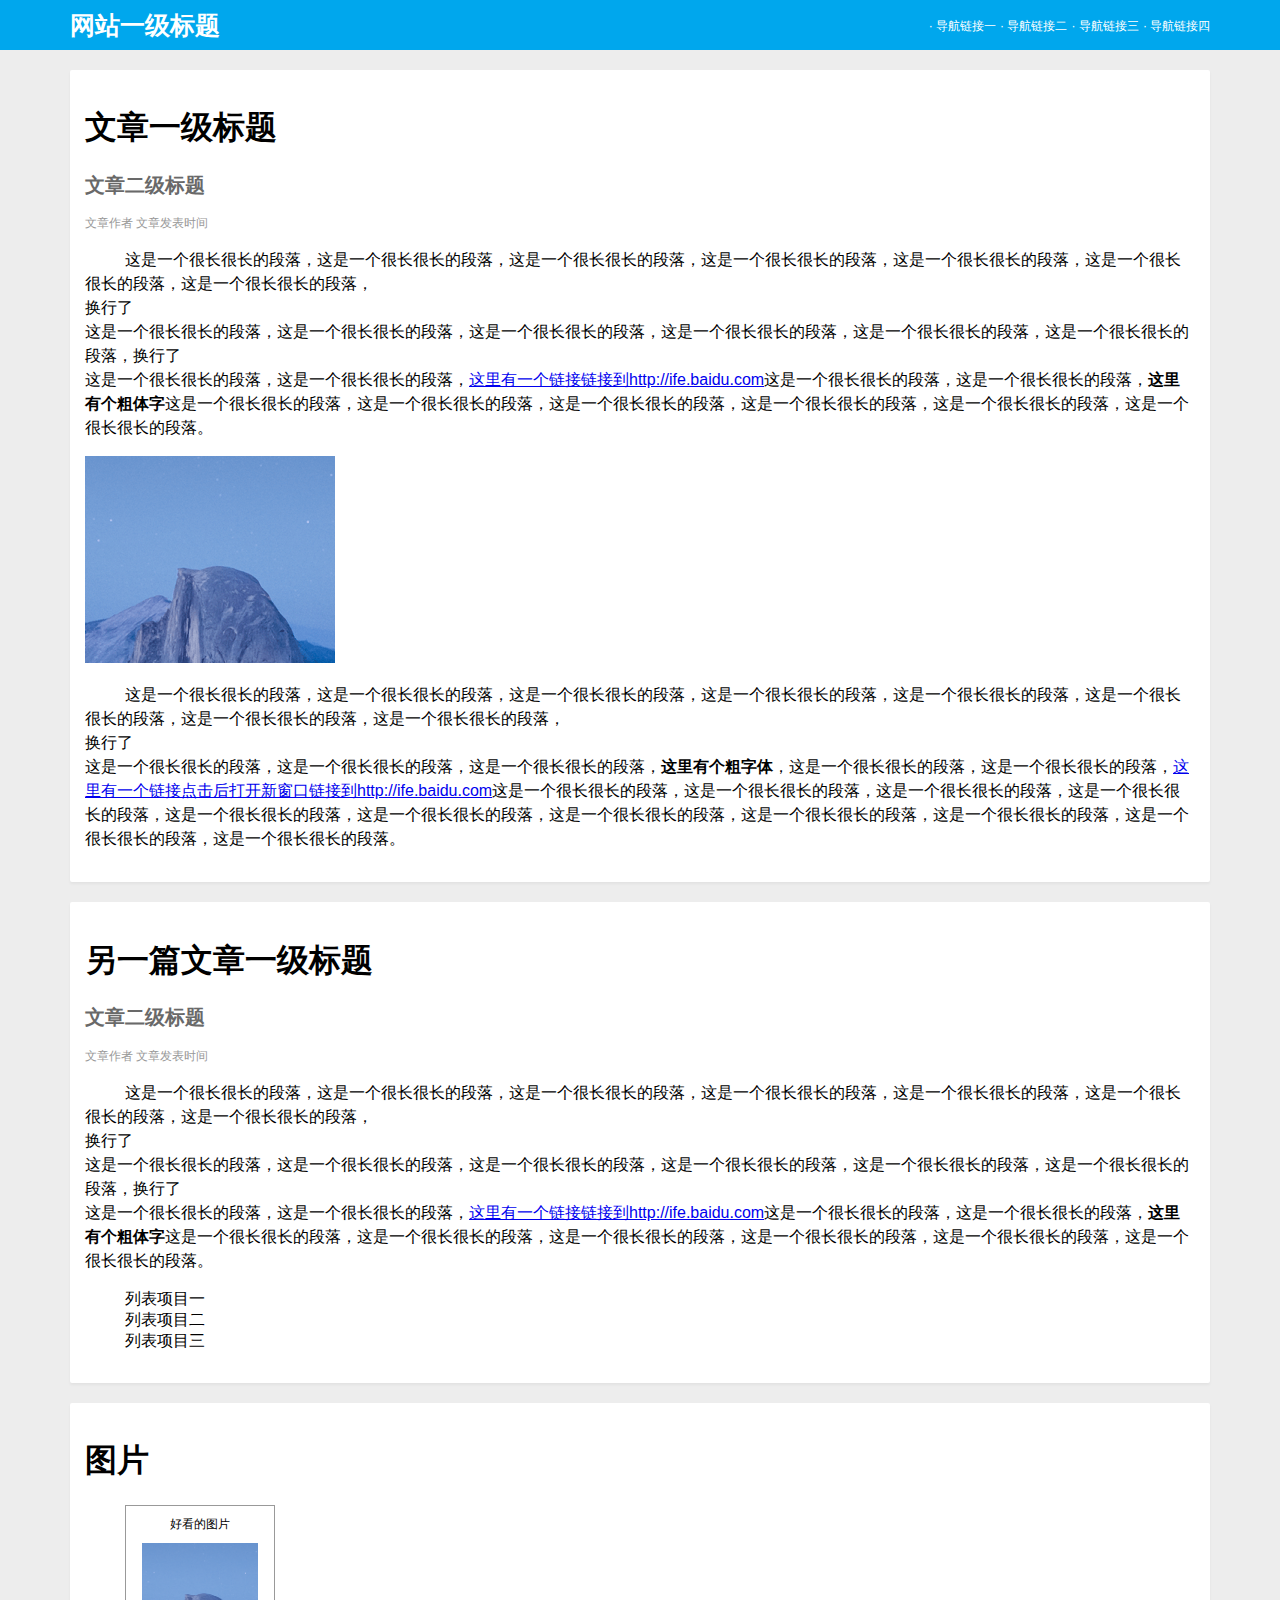
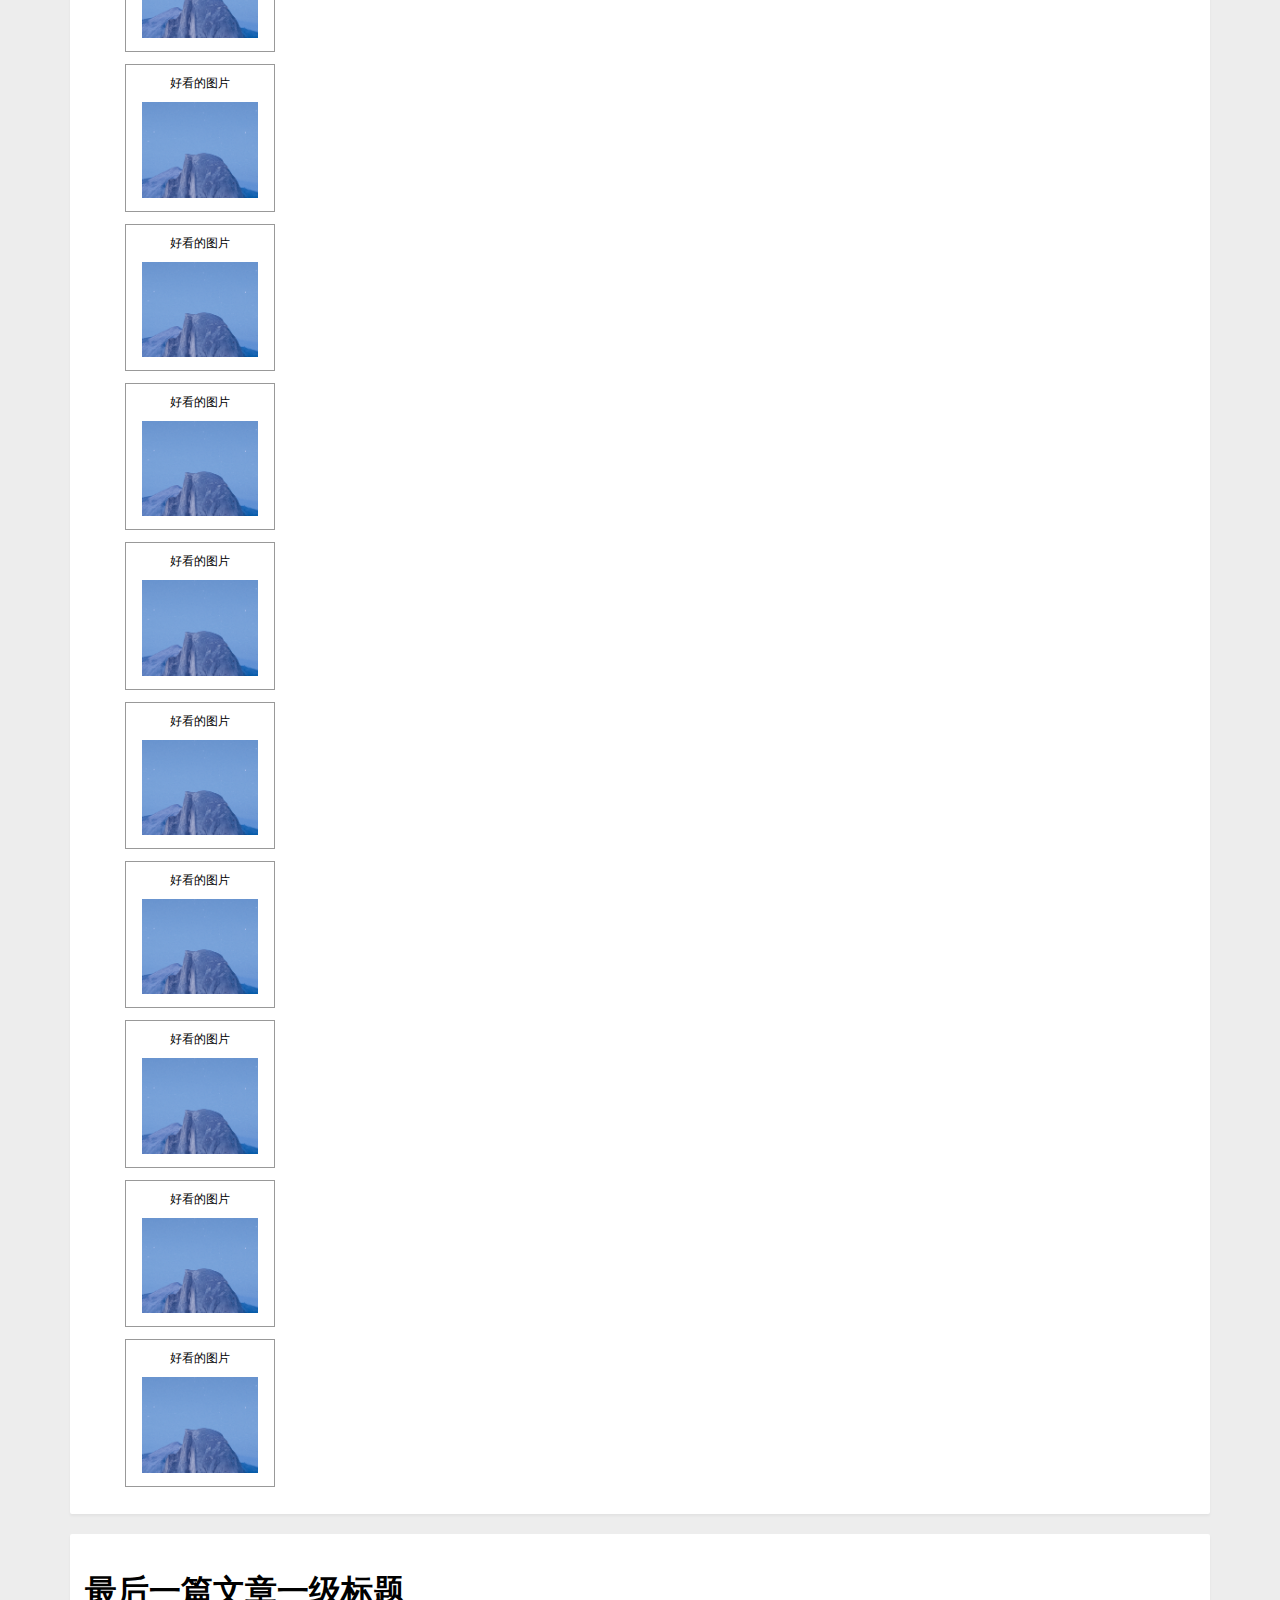
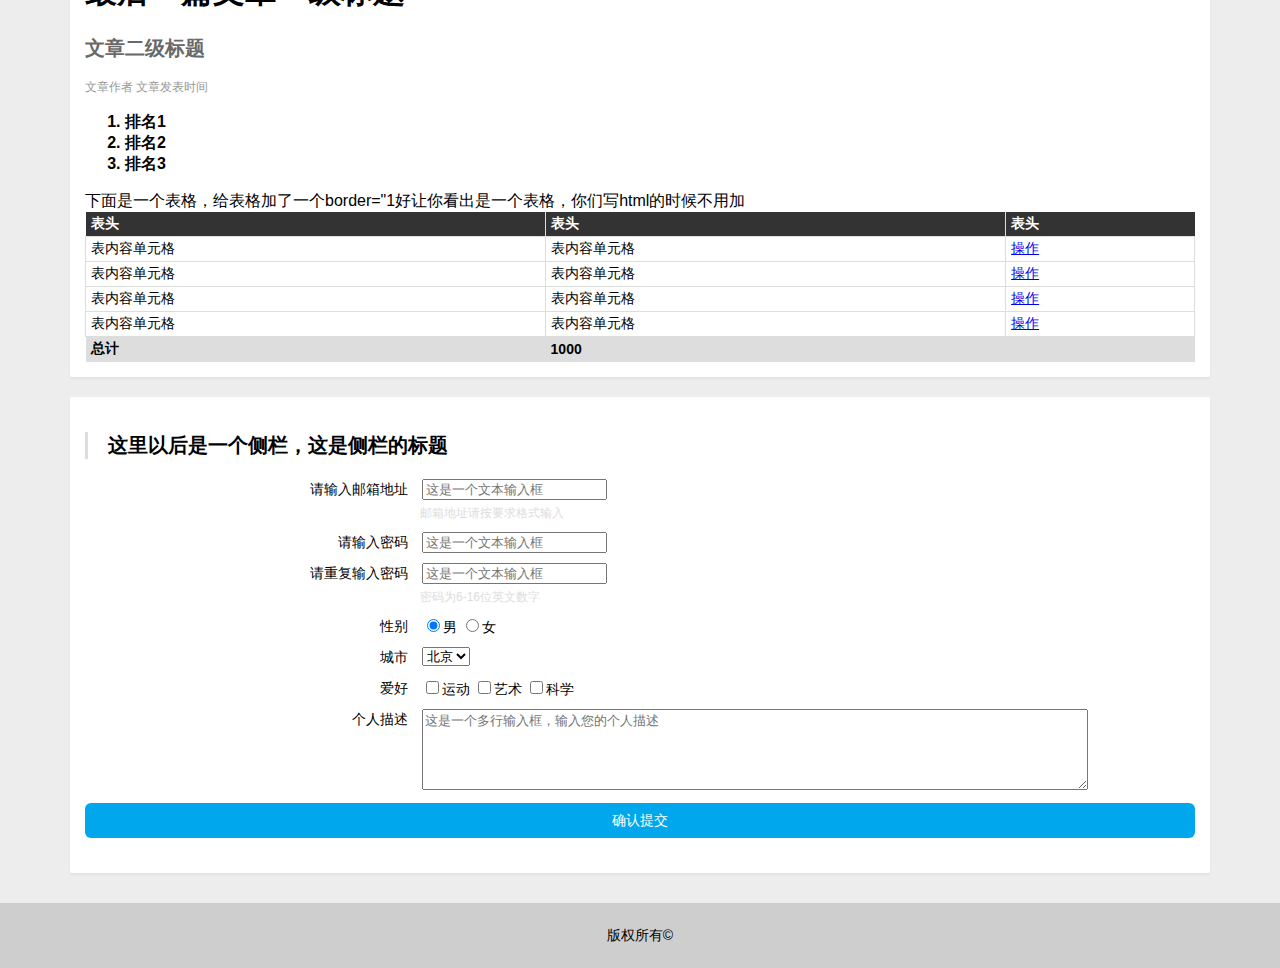
<file: tasks/02/index.html>
<!DOCTYPE html>
<html lang="zh-Hans">
<head>
    <title>Task02-零基础HTML及CSS编码（一）</title>
    <meta http-equiv="Content-Type" content="text/html; charset=utf-8">
    <meta http-equiv="X-UA-Compatible" content="IE=edge">
    <meta name="viewport" content="width=device-width, initial-scale=1.0">
    <link href="main.css" rel="stylesheet" type="text/css">
</head>

<body>
<header>
    <nav class="navbar container">
        <div class="row">
            <div class="navbar-header">
                <h1>网站一级标题</h1>
            </div>
            <div class="navbar-menu">
                <ul>
                    <li><a href="#">导航链接一</a></li>
                    <li><a href="#">导航链接二</a></li>
                    <li><a href="#">导航链接三</a></li>
                    <li><a href="#">导航链接四</a></li>
                </ul>
            </div>
        </div>
    </nav>
</header>

<div class="main-content container">
    <article>
        <h1>文章一级标题</h1>
        <h2>文章二级标题</h2>
        <div class="publish-info"><span>文章作者</span> <span>文章发表时间</span></div>
        <p>
            这是一个很长很长的段落，这是一个很长很长的段落，这是一个很长很长的段落，这是一个很长很长的段落，这是一个很长很长的段落，这是一个很长很长的段落，这是一个很长很长的段落，<br>换行了<br>
            这是一个很长很长的段落，这是一个很长很长的段落，这是一个很长很长的段落，这是一个很长很长的段落，这是一个很长很长的段落，这是一个很长很长的段落，换行了<br>
            这是一个很长很长的段落，这是一个很长很长的段落，<a href="http://ife.baidu.com">这里有一个链接链接到http://ife.baidu.com</a>这是一个很长很长的段落，这是一个很长很长的段落，<b>这里有个粗体字</b>这是一个很长很长的段落，这是一个很长很长的段落，这是一个很长很长的段落，这是一个很长很长的段落，这是一个很长很长的段落，这是一个很长很长的段落。
        </p>

        <img src="../../assets/img/img.png" alt="img">
        <p>
            这是一个很长很长的段落，这是一个很长很长的段落，这是一个很长很长的段落，这是一个很长很长的段落，这是一个很长很长的段落，这是一个很长很长的段落，这是一个很长很长的段落，这是一个很长很长的段落，<br>换行了<br>
            这是一个很长很长的段落，这是一个很长很长的段落，这是一个很长很长的段落，<b>这里有个粗字体</b>，这是一个很长很长的段落，这是一个很长很长的段落，<a href="http://ife.baidu.com"
                                                                                          target="_blank">这里有一个链接点击后打开新窗口链接到http://ife.baidu.com</a>这是一个很长很长的段落，这是一个很长很长的段落，这是一个很长很长的段落，这是一个很长很长的段落，这是一个很长很长的段落，这是一个很长很长的段落，这是一个很长很长的段落，这是一个很长很长的段落，这是一个很长很长的段落，这是一个很长很长的段落，这是一个很长很长的段落。
        </p>
    </article>

    <article>
        <h1>另一篇文章一级标题</h1>
        <h2>文章二级标题</h2>
        <div class="publish-info"><span>文章作者</span> <span>文章发表时间</span></div>
        <p>
            这是一个很长很长的段落，这是一个很长很长的段落，这是一个很长很长的段落，这是一个很长很长的段落，这是一个很长很长的段落，这是一个很长很长的段落，这是一个很长很长的段落，<br>换行了<br>
            这是一个很长很长的段落，这是一个很长很长的段落，这是一个很长很长的段落，这是一个很长很长的段落，这是一个很长很长的段落，这是一个很长很长的段落，换行了<br>
            这是一个很长很长的段落，这是一个很长很长的段落，<a href="http://ife.baidu.com">这里有一个链接链接到http://ife.baidu.com</a>这是一个很长很长的段落，这是一个很长很长的段落，<b>这里有个粗体字</b>这是一个很长很长的段落，这是一个很长很长的段落，这是一个很长很长的段落，这是一个很长很长的段落，这是一个很长很长的段落，这是一个很长很长的段落。
        </p>

        <ul>
            <li>列表项目一</li>
            <li>列表项目二</li>
            <li>列表项目三</li>
        </ul>
    </article>

    <article>
        <h1>图片</h1>
        <figure>
            <div>好看的图片</div>
            <img src="../../assets/img/img.png" alt="好看的图片">
        </figure>
        <figure>
            <div>好看的图片</div>
            <img src="../../assets/img/img.png" alt="好看的图片">
        </figure>
        <figure>
            <div>好看的图片</div>
            <img src="../../assets/img/img.png" alt="好看的图片">
        </figure>
        <figure>
            <div>好看的图片</div>
            <img src="../../assets/img/img.png" alt="好看的图片">
        </figure>
        <figure>
            <div>好看的图片</div>
            <img src="../../assets/img/img.png" alt="好看的图片">
        </figure>
        <figure>
            <div>好看的图片</div>
            <img src="../../assets/img/img.png" alt="好看的图片">
        </figure>
        <figure>
            <div>好看的图片</div>
            <img src="../../assets/img/img.png" alt="好看的图片">
        </figure>
        <figure>
            <div>好看的图片</div>
            <img src="../../assets/img/img.png" alt="好看的图片">
        </figure>
        <figure>
            <div>好看的图片</div>
            <img src="../../assets/img/img.png" alt="好看的图片">
        </figure>
        <figure>
            <div>好看的图片</div>
            <img src="../../assets/img/img.png" alt="好看的图片">
        </figure>
    </article>

    <article>
        <h1>最后一篇文章一级标题</h1>
        <h2>文章二级标题</h2>
        <div class="publish-info"><span>文章作者</span> <span>文章发表时间</span></div>

        <ol>
            <li>排名1</li>
            <li>排名2</li>
            <li>排名3</li>
        </ol>
        <div>下面是一个表格，给表格加了一个border="1好让你看出是一个表格，你们写html的时候不用加</div>
        <table>
            <tr>
                <th align="left">表头</th>
                <th align="left">表头</th>
                <th align="left">表头</th>
            </tr>
            <tr>
                <td>表内容单元格</td>
                <td>表内容单元格</td>
                <td><a href="#">操作</a></td>
            </tr>
            <tr>
                <td>表内容单元格</td>
                <td>表内容单元格</td>
                <td><a href="#">操作</a></td>
            </tr>
            <tr>
                <td>表内容单元格</td>
                <td>表内容单元格</td>
                <td><a href="#">操作</a></td>
            </tr>
            <tr>
                <td>表内容单元格</td>
                <td>表内容单元格</td>
                <td><a href="#">操作</a></td>
            </tr>
            <tr>
                <td>总计</td>
                <td colspan="2">1000</td>
            </tr>
        </table>
    </article>

    <div class="siderbar">
        <blockquote>这里以后是一个侧栏，这是侧栏的标题</blockquote>
        <form>
            <div class="form-group">
                <label class="control-label">请输入邮箱地址</label>
                <input name="email" placeholder="这是一个文本输入框" type="email">
                <div class="form-tip control-label-offset">邮箱地址请按要求格式输入</div>
            </div>
            <div class="form-group">
                <label class="control-label">请输入密码</label>
                <input name="password1" pattern="[A-Za-z0-9]{6,16}" placeholder="这是一个文本输入框"
                       id="form-password" type="password">
            </div>
            <div class="form-group">
                <label class="control-label">请重复输入密码</label>
                <input name="password2" pattern="[A-Za-z0-9]{6,16}" placeholder="这是一个文本输入框"
                       id="form-password-confirm" type="password">
                <div class="form-tip control-label-offset">密码为6-16位英文数字</div>
            </div>
            <div class="form-group">
                <label class="control-label">性别</label>
                <label class="form-control"><input type="radio" name="gender" value="male" checked>男</label>
                <label class="form-control"><input type="radio" name="gender" value="female">女</label>
            </div>
            <div class="form-group">
                <label class="control-label">城市</label>
                <select name="city" class="form-control">
                    <option value="beijing">北京</option>
                    <option value="shanghai">上海</option>
                </select>
            </div>
            <div class="form-group">
                <label class="control-label">爱好</label>
                <div class="form-control">
                    <label><input type="checkbox" name="hobby" value="sport">运动</label>
                    <label><input type="checkbox" name="hobby" value="art">艺术</label>
                    <label><input type="checkbox" name="hobby" value="science">科学</label>
                </div>
            </div>
            <div class="form-group">
                <label class="control-label">个人描述</label>
                <div class="form-control" style="width: 60%">
                    <textarea name="desc" rows="5" placeholder="这是一个多行输入框，输入您的个人描述"></textarea>
                </div>
            </div>

            <button class="btn btn-primary btn-lg">确认提交</button>
        </form>
    </div>
</div>

<footer><p>版权所有&copy;</p></footer>

</body>
</html>
</file>
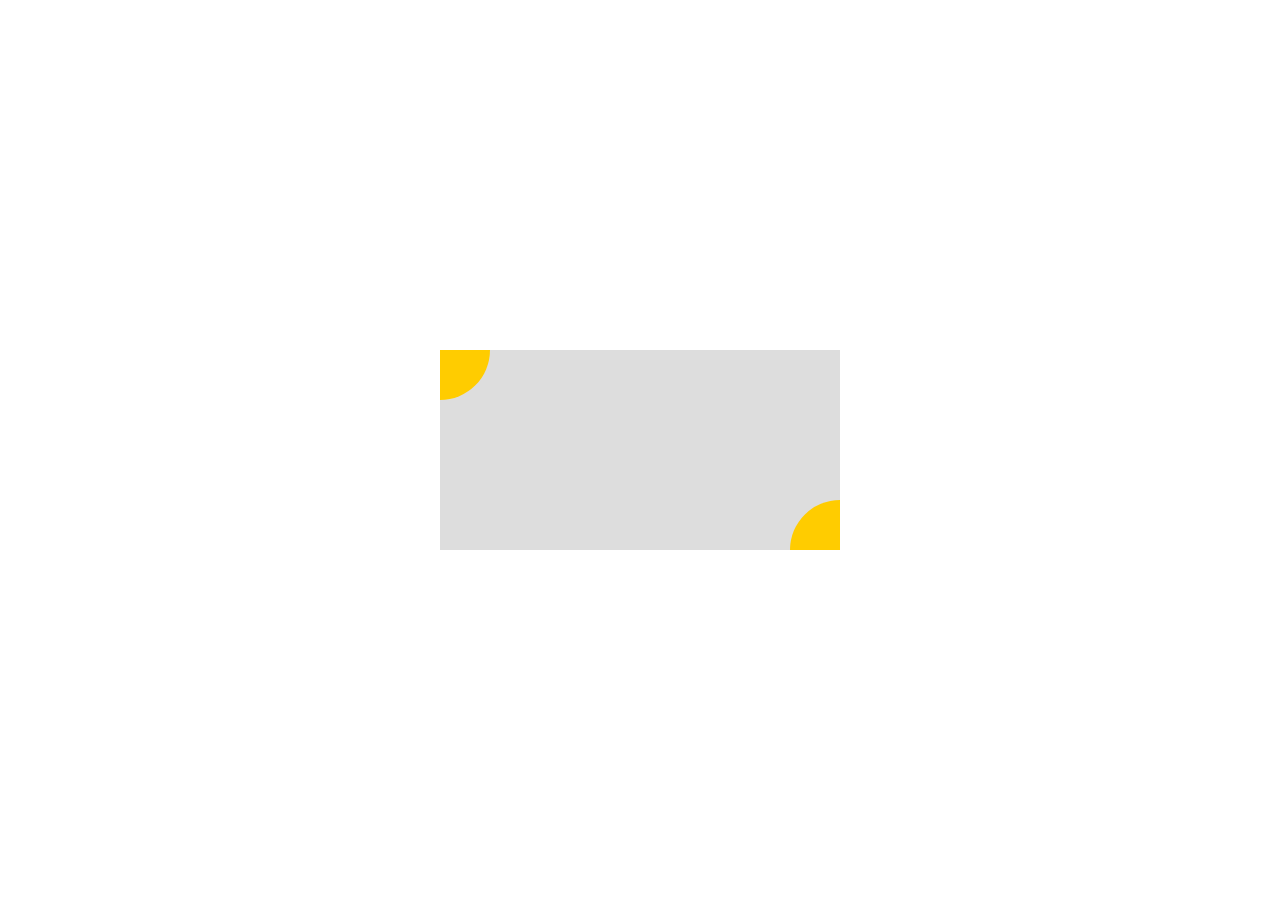
<file: tasks/04/index.html>
<!DOCTYPE html>
<html lang="zh-Hans">
<head>
    <title>Task04-定位和居中问题</title>
    <meta http-equiv="Content-Type" content="text/html; charset=utf-8">
    <meta http-equiv="X-UA-Compatible" content="IE=edge">
    <meta name="viewport" content="width=device-width, initial-scale=1.0">
    <link href="main.css" rel="stylesheet" type="text/css">
</head>
<body>

<div class="wrapper">
    <div class="main-content">
        <div class="circle top-left"></div>
        <div class="circle bottom-right"></div>
    </div>
</div>
</body>
</html>
</file>
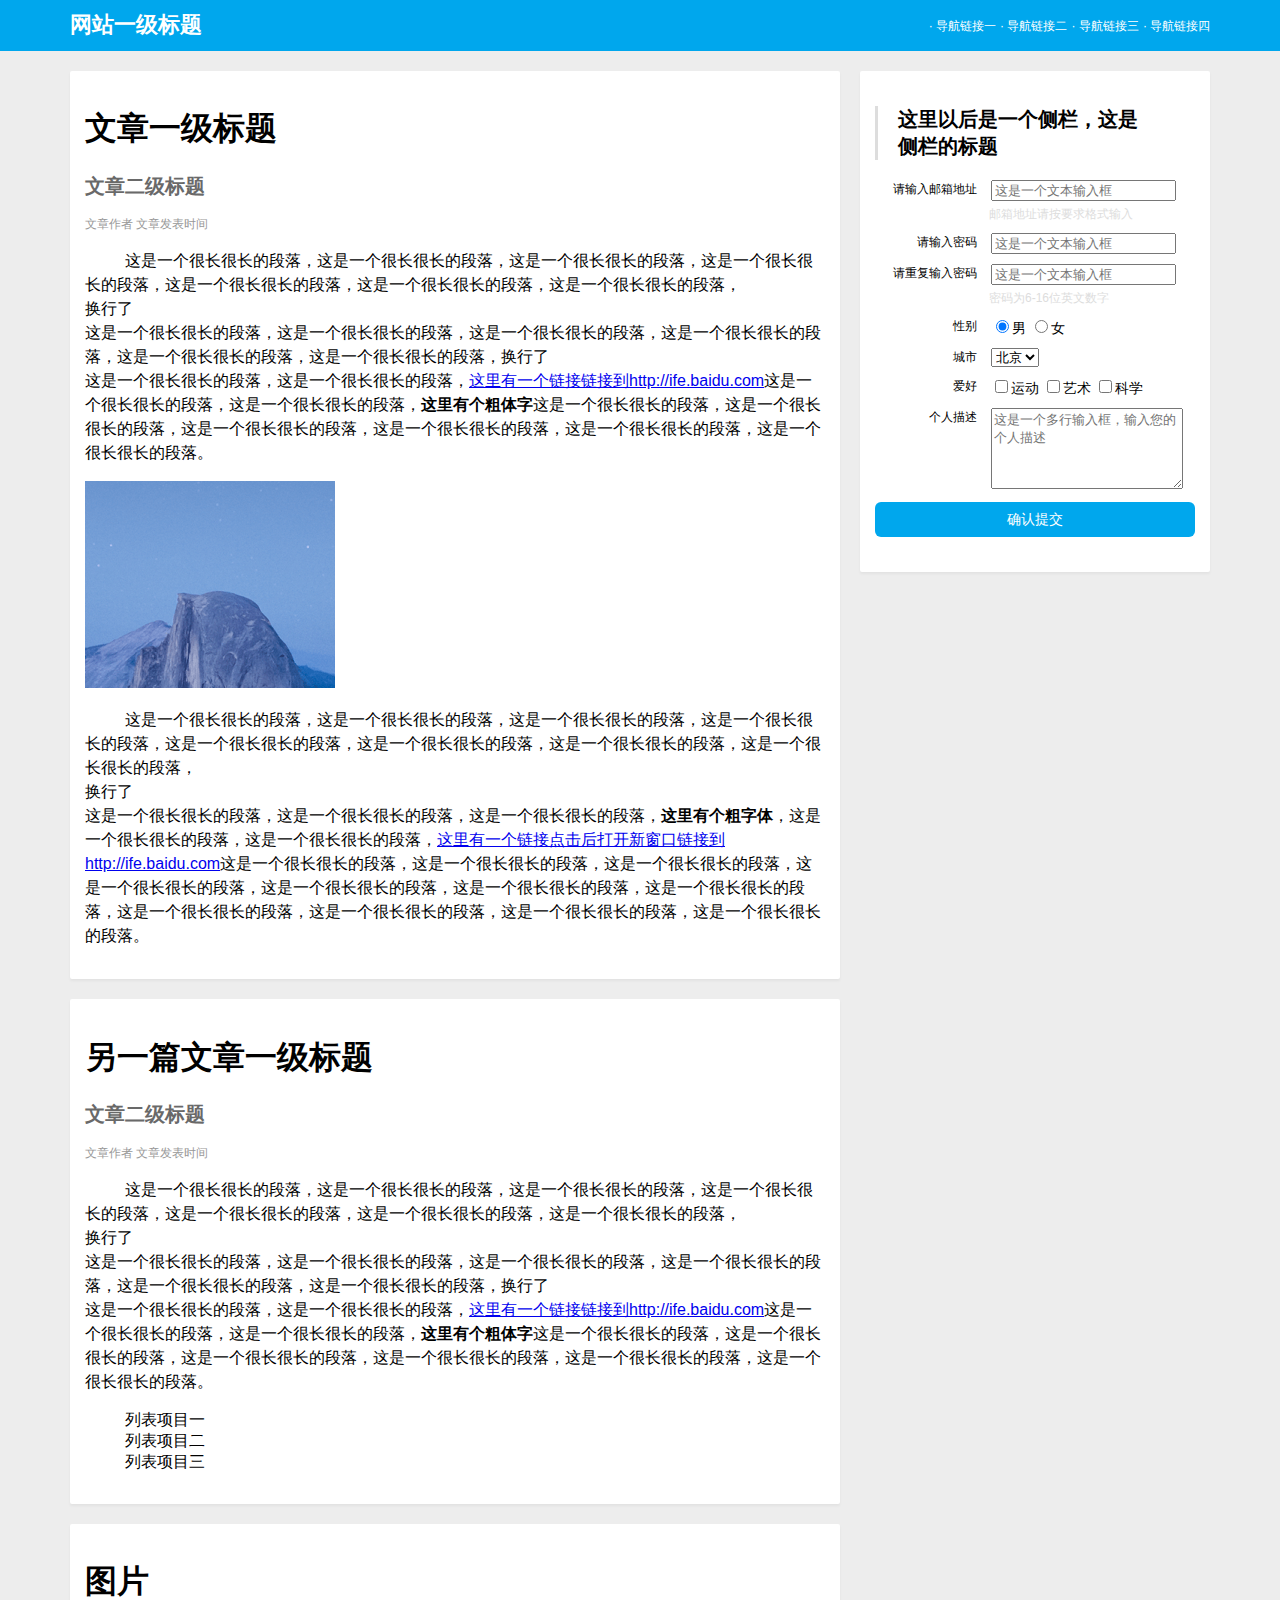
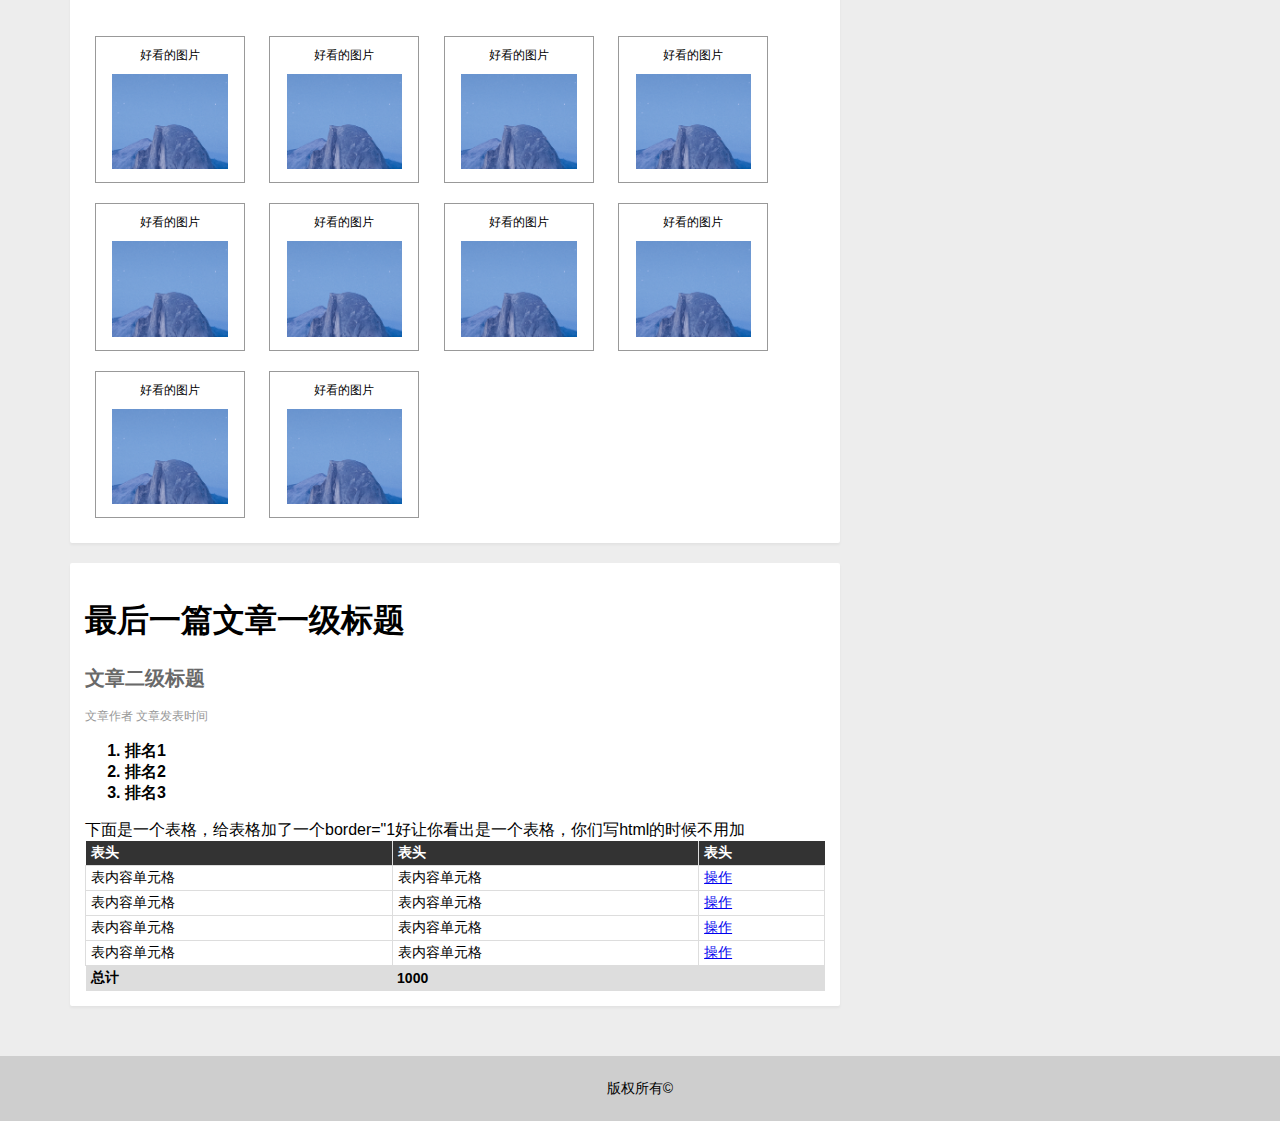
<file: tasks/05/index.html>
<!DOCTYPE html>
<html lang="zh-Hans">
<head>
    <title>Task05-零基础HTML及CSS编码（二）</title>
    <meta http-equiv="Content-Type" content="text/html; charset=utf-8">
    <meta http-equiv="X-UA-Compatible" content="IE=edge">
    <meta name="viewport" content="width=device-width, initial-scale=1.0">
    <link href="main.css" rel="stylesheet" type="text/css">
</head>

<body>
<header>
    <nav class="navbar container">
        <div class="row clearfix">
            <div class="navbar-header">
                <h1>网站一级标题</h1>
            </div>
            <nav class="navbar-menu">
                <ul>
                    <li><a href="#">导航链接一</a></li>
                    <li><a href="#">导航链接二</a></li>
                    <li><a href="#">导航链接三</a></li>
                    <li><a href="#">导航链接四</a></li>
                </ul>
            </nav>
        </div>
    </nav>
</header>

<div class="container clearfix">
    <div class="wrapper">
        <div class="main-content">
            <article>
                <h1>文章一级标题</h1>
                <h2>文章二级标题</h2>
                <div class="publish-info"><span>文章作者</span> <span>文章发表时间</span></div>
                <p>
                    这是一个很长很长的段落，这是一个很长很长的段落，这是一个很长很长的段落，这是一个很长很长的段落，这是一个很长很长的段落，这是一个很长很长的段落，这是一个很长很长的段落，<br>换行了<br>
                    这是一个很长很长的段落，这是一个很长很长的段落，这是一个很长很长的段落，这是一个很长很长的段落，这是一个很长很长的段落，这是一个很长很长的段落，换行了<br>
                    这是一个很长很长的段落，这是一个很长很长的段落，<a href="http://ife.baidu.com">这里有一个链接链接到http://ife.baidu.com</a>这是一个很长很长的段落，这是一个很长很长的段落，<b>这里有个粗体字</b>这是一个很长很长的段落，这是一个很长很长的段落，这是一个很长很长的段落，这是一个很长很长的段落，这是一个很长很长的段落，这是一个很长很长的段落。
                </p>

                <img src="../../assets/img/img.png" alt="img">
                <p>
                    这是一个很长很长的段落，这是一个很长很长的段落，这是一个很长很长的段落，这是一个很长很长的段落，这是一个很长很长的段落，这是一个很长很长的段落，这是一个很长很长的段落，这是一个很长很长的段落，<br>换行了<br>
                    这是一个很长很长的段落，这是一个很长很长的段落，这是一个很长很长的段落，<b>这里有个粗字体</b>，这是一个很长很长的段落，这是一个很长很长的段落，<a
                        href="http://ife.baidu.com"
                        target="_blank">这里有一个链接点击后打开新窗口链接到http://ife.baidu.com</a>这是一个很长很长的段落，这是一个很长很长的段落，这是一个很长很长的段落，这是一个很长很长的段落，这是一个很长很长的段落，这是一个很长很长的段落，这是一个很长很长的段落，这是一个很长很长的段落，这是一个很长很长的段落，这是一个很长很长的段落，这是一个很长很长的段落。
                </p>
            </article>

            <article>
                <h1>另一篇文章一级标题</h1>
                <h2>文章二级标题</h2>
                <div class="publish-info"><span>文章作者</span> <span>文章发表时间</span></div>
                <p>
                    这是一个很长很长的段落，这是一个很长很长的段落，这是一个很长很长的段落，这是一个很长很长的段落，这是一个很长很长的段落，这是一个很长很长的段落，这是一个很长很长的段落，<br>换行了<br>
                    这是一个很长很长的段落，这是一个很长很长的段落，这是一个很长很长的段落，这是一个很长很长的段落，这是一个很长很长的段落，这是一个很长很长的段落，换行了<br>
                    这是一个很长很长的段落，这是一个很长很长的段落，<a href="http://ife.baidu.com">这里有一个链接链接到http://ife.baidu.com</a>这是一个很长很长的段落，这是一个很长很长的段落，<b>这里有个粗体字</b>这是一个很长很长的段落，这是一个很长很长的段落，这是一个很长很长的段落，这是一个很长很长的段落，这是一个很长很长的段落，这是一个很长很长的段落。
                </p>

                <ul>
                    <li>列表项目一</li>
                    <li>列表项目二</li>
                    <li>列表项目三</li>
                </ul>
            </article>

            <article class="img-grid">
                <h1>图片</h1>
                <figure>
                    <div>好看的图片</div>
                    <img src="../../assets/img/img.png" alt="好看的图片">
                </figure>
                <figure>
                    <div>好看的图片</div>
                    <img src="../../assets/img/img.png" alt="好看的图片">
                </figure>
                <figure>
                    <div>好看的图片</div>
                    <img src="../../assets/img/img.png" alt="好看的图片">
                </figure>
                <figure>
                    <div>好看的图片</div>
                    <img src="../../assets/img/img.png" alt="好看的图片">
                </figure>
                <figure>
                    <div>好看的图片</div>
                    <img src="../../assets/img/img.png" alt="好看的图片">
                </figure>
                <figure>
                    <div>好看的图片</div>
                    <img src="../../assets/img/img.png" alt="好看的图片">
                </figure>
                <figure>
                    <div>好看的图片</div>
                    <img src="../../assets/img/img.png" alt="好看的图片">
                </figure>
                <figure>
                    <div>好看的图片</div>
                    <img src="../../assets/img/img.png" alt="好看的图片">
                </figure>
                <figure>
                    <div>好看的图片</div>
                    <img src="../../assets/img/img.png" alt="好看的图片">
                </figure>
                <figure>
                    <div>好看的图片</div>
                    <img src="../../assets/img/img.png" alt="好看的图片">
                </figure>
            </article>

            <article>
                <h1>最后一篇文章一级标题</h1>
                <h2>文章二级标题</h2>
                <div class="publish-info"><span>文章作者</span> <span>文章发表时间</span></div>

                <ol>
                    <li>排名1</li>
                    <li>排名2</li>
                    <li>排名3</li>
                </ol>
                <div>下面是一个表格，给表格加了一个border="1好让你看出是一个表格，你们写html的时候不用加</div>
                <table>
                    <tr>
                        <th align="left">表头</th>
                        <th align="left">表头</th>
                        <th align="left">表头</th>
                    </tr>
                    <tr>
                        <td>表内容单元格</td>
                        <td>表内容单元格</td>
                        <td><a href="#">操作</a></td>
                    </tr>
                    <tr>
                        <td>表内容单元格</td>
                        <td>表内容单元格</td>
                        <td><a href="#">操作</a></td>
                    </tr>
                    <tr>
                        <td>表内容单元格</td>
                        <td>表内容单元格</td>
                        <td><a href="#">操作</a></td>
                    </tr>
                    <tr>
                        <td>表内容单元格</td>
                        <td>表内容单元格</td>
                        <td><a href="#">操作</a></td>
                    </tr>
                    <tr>
                        <td>总计</td>
                        <td colspan="2">1000</td>
                    </tr>
                </table>
            </article>
        </div>
    </div>
    <div class="siderbar">
        <blockquote>这里以后是一个侧栏，这是侧栏的标题</blockquote>
        <form>
            <div class="form-group">
                <label class="control-label">请输入邮箱地址</label>
                <input name="email" placeholder="这是一个文本输入框" type="email">
                <div class="form-tip control-label-offset">邮箱地址请按要求格式输入</div>
            </div>
            <div class="form-group">
                <label class="control-label">请输入密码</label>
                <input name="password1" pattern="[A-Za-z0-9]{6,16}" placeholder="这是一个文本输入框"
                       id="form-password" type="password">
            </div>
            <div class="form-group">
                <label class="control-label">请重复输入密码</label>
                <input name="password2" pattern="[A-Za-z0-9]{6,16}" placeholder="这是一个文本输入框"
                       id="form-password-confirm" type="password">
                <div class="form-tip control-label-offset">密码为6-16位英文数字</div>
            </div>
            <div class="form-group">
                <label class="control-label">性别</label>
                <label class="form-control"><input type="radio" name="gender" value="male" checked>男</label>
                <label class="form-control"><input type="radio" name="gender" value="female">女</label>
            </div>
            <div class="form-group">
                <label class="control-label">城市</label>
                <select name="city" class="form-control">
                    <option value="beijing">北京</option>
                    <option value="shanghai">上海</option>
                </select>
            </div>
            <div class="form-group">
                <label class="control-label">爱好</label>
                <div class="form-control">
                    <label><input type="checkbox" name="hobby" value="sport">运动</label>
                    <label><input type="checkbox" name="hobby" value="art">艺术</label>
                    <label><input type="checkbox" name="hobby" value="science">科学</label>
                </div>
            </div>
            <div class="form-group">
                <label class="control-label">个人描述</label>
                <div class="form-control" style="width: 60%">
                    <textarea name="desc" rows="5" placeholder="这是一个多行输入框，输入您的个人描述"></textarea>
                </div>
            </div>

            <button class="btn btn-primary btn-lg">确认提交</button>
        </form>
    </div>
</div>

<footer><p>版权所有&copy;</p></footer>

</body>
</html>
</file>
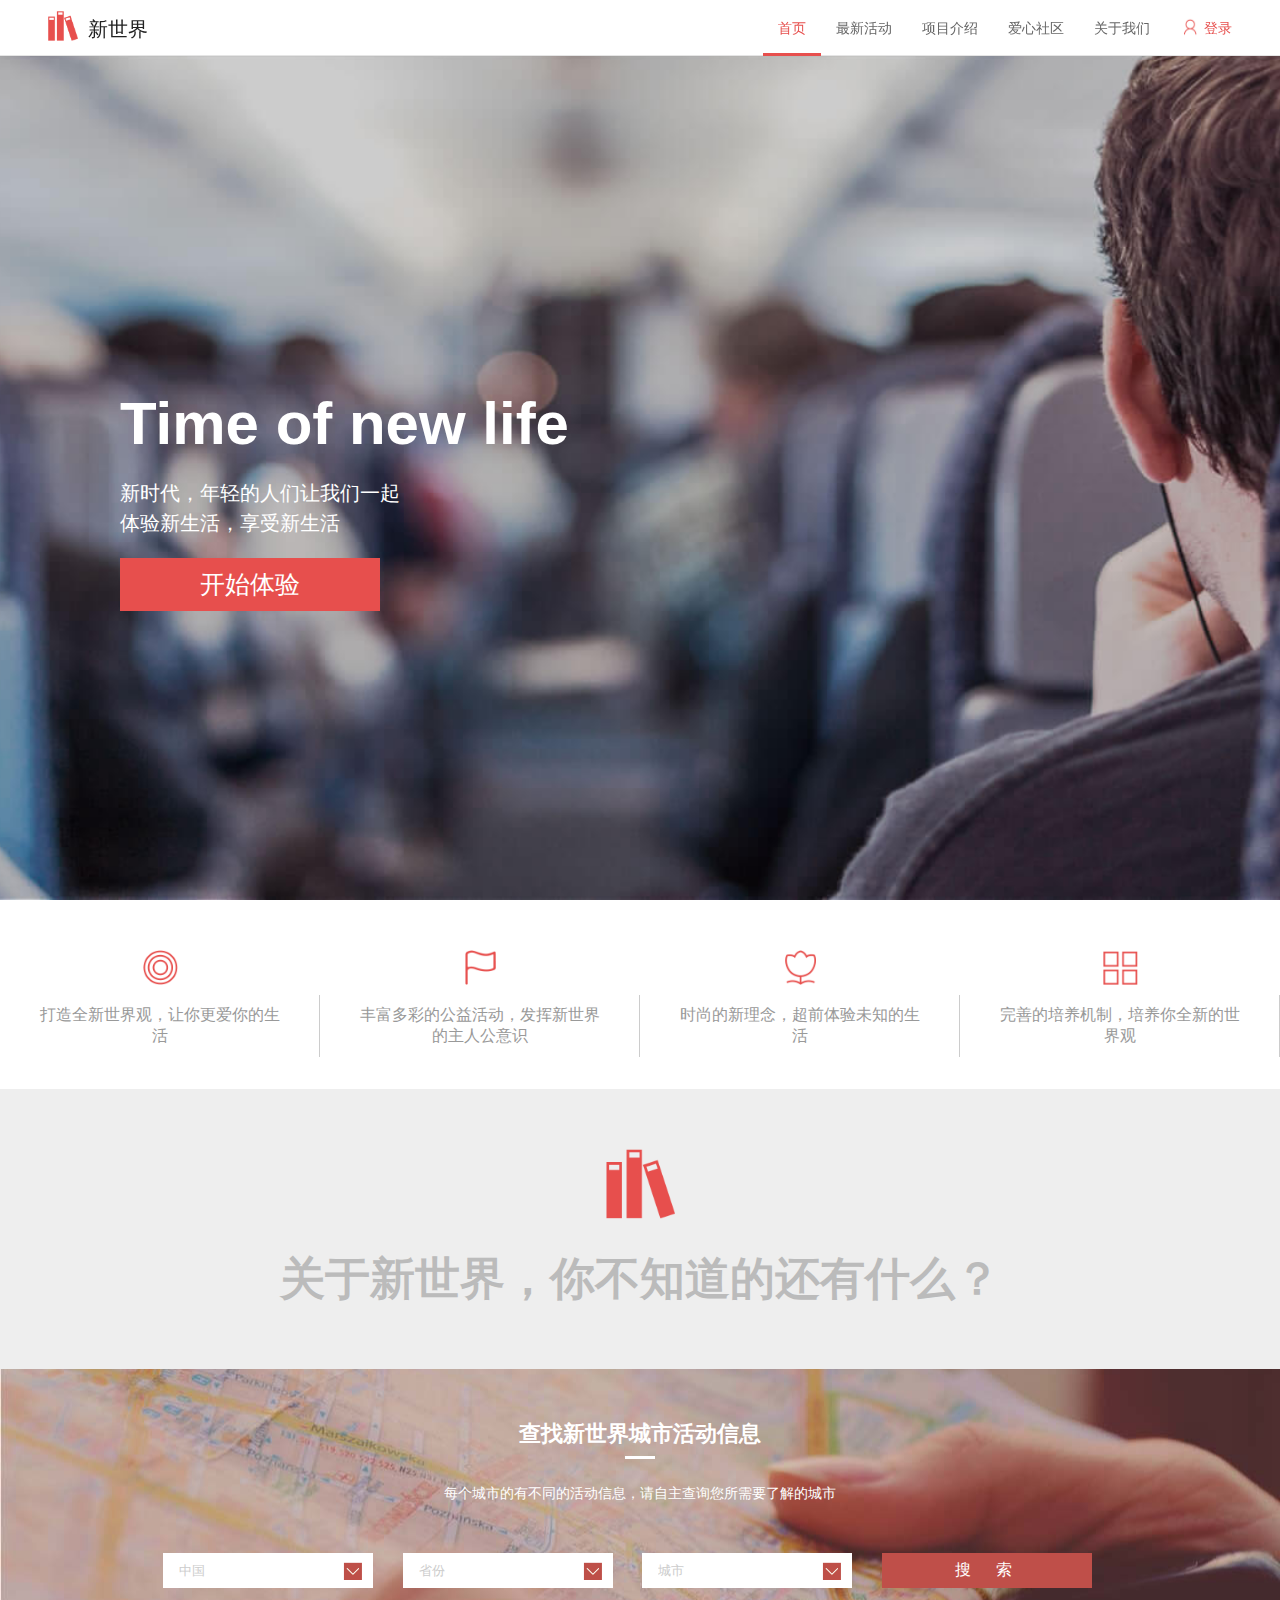
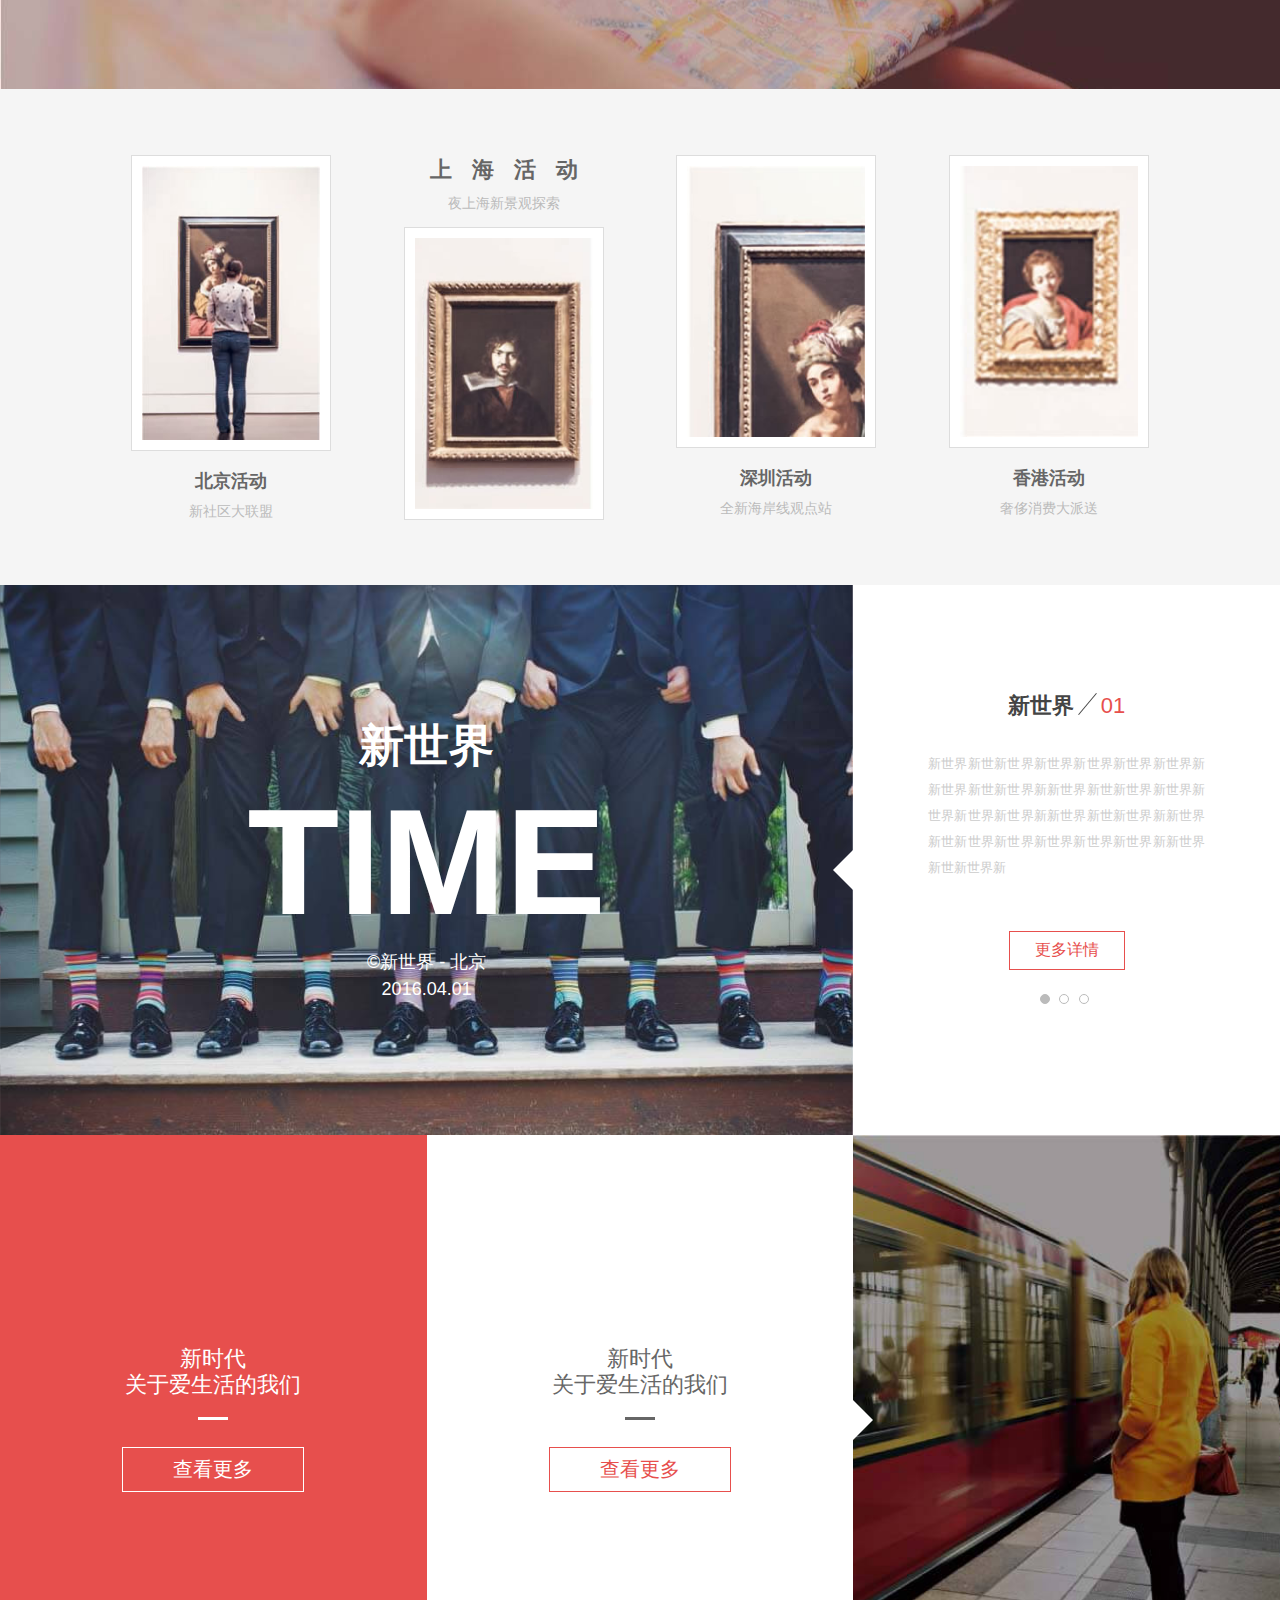
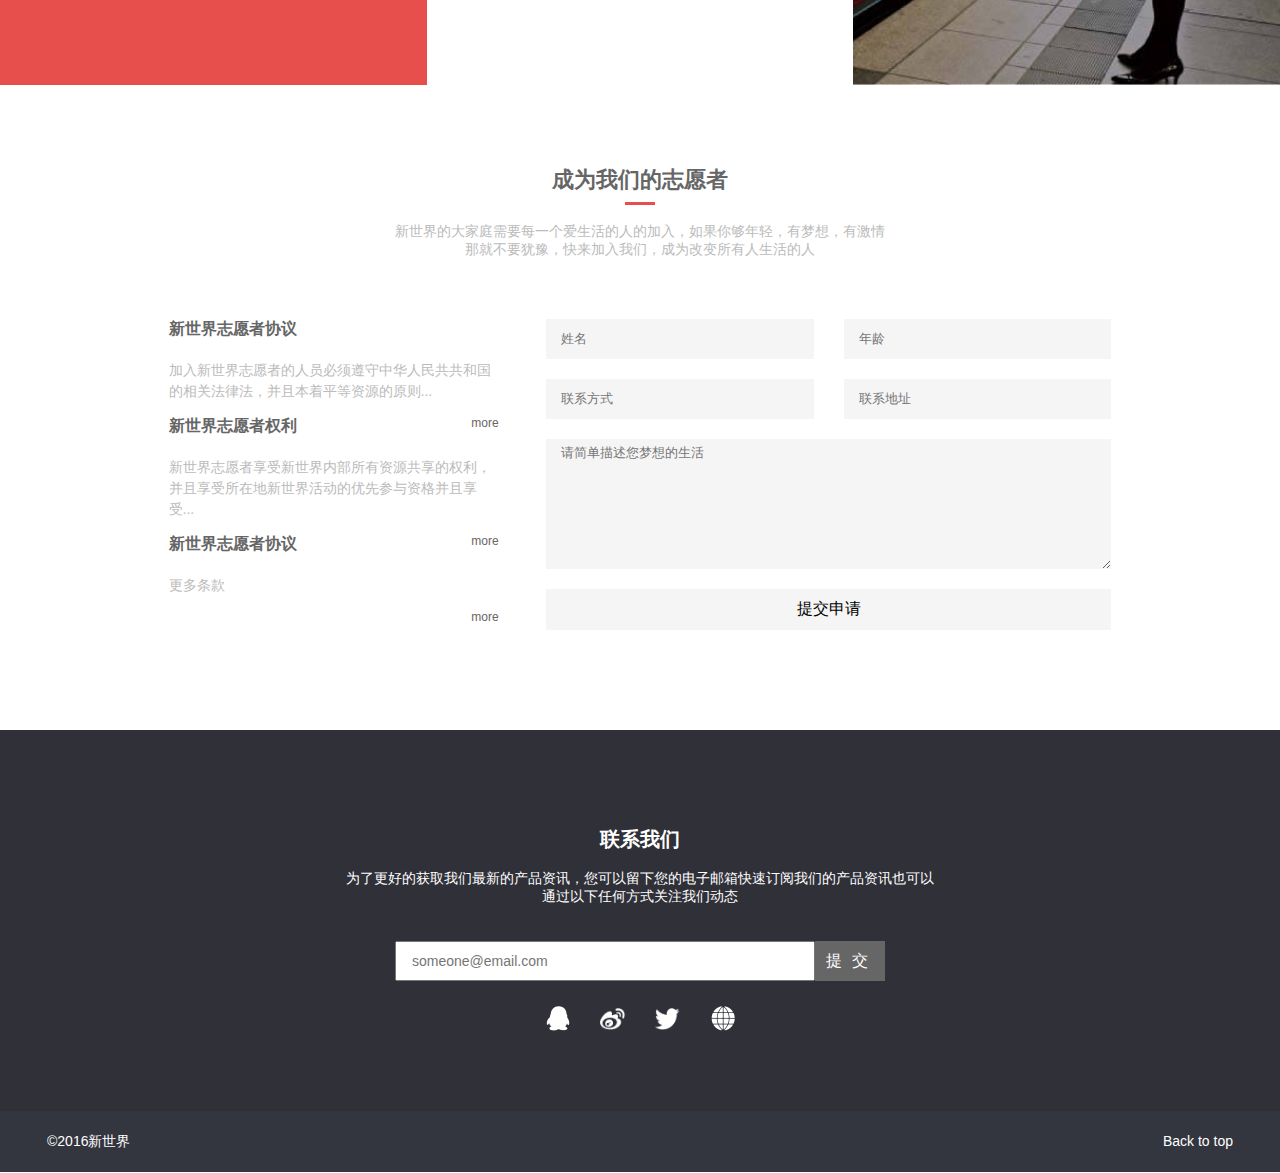
<file: tasks/07/index.html>
<!DOCTYPE html>
<html lang="zh-Hans">
<head>
    <title>Task07-实现常见的技术产品官网的页面架构及样式布局</title>
    <meta http-equiv="Content-Type" content="text/html; charset=utf-8">
    <meta http-equiv="X-UA-Compatible" content="IE=edge">
    <meta name="viewport" content="width=device-width, initial-scale=1.0">
    <link href="main.css" rel="stylesheet" type="text/css">
</head>

<body>
<header>
    <div class="navbar">
        <div class="container">
            <div class="navbar-header">
                <a class="navbar-brand" href="#">
                    <img src="imgs/logo.png">
                    <span>新世界</span>
                </a>
            </div>

            <div class="navbar-right">
                <ul class="nav navbar-nav">
                    <li class="active">
                        <a href="#">首页</a>
                    </li>
                    <li>
                        <a href="#">最新活动</a>
                    </li>
                    <li>
                        <a href="#">项目介绍</a>
                    </li>
                    <li>
                        <a href="#">爱心社区</a>
                    </li>
                    <li>
                        <a href="#">关于我们</a>
                    </li>
                    <li>
                        <a href="#" class="color-red"><span class="img-icon user"></span> 登录</a>
                    </li>
                </ul>
            </div>
        </div>
    </div>
</header>

<div class="main-content" id="main-content">
    <section class="intro">
        <div class="background"></div>
        <div class="content">
            <h2>Time of new life</h2>
            <p>新时代，年轻的人们让我们一起<br>体验新生活，享受新生活</p>
            <button>开始体验</button>
        </div>
    </section>
    <section class="features">
        <ul class="clearfix">
            <li>
                <i class="img-icon items item1"></i>
                <p>打造全新世界观，让你更爱你的生活</p>
            </li>
            <li>
                <i class="img-icon items item2"></i>
                <p>丰富多彩的公益活动，发挥新世界的主人公意识</p>
            </li>
            <li>
                <i class="img-icon items item3"></i>
                <p>时尚的新理念，超前体验未知的生活</p>
            </li>
            <li>
                <i class="img-icon items item4"></i>
                <p>完善的培养机制，培养你全新的世界观</p>
            </li>
        </ul>
    </section>
    <section class="question">
        <i class="img-icon logo center-block"></i>
        <h2>关于新世界，你不知道的还有什么？</h2>
    </section>
    <section class="search">
        <h2 class="bottom-line">查找新世界城市活动信息</h2>
        <p>每个城市的有不同的活动信息，请自主查询您所需要了解的城市</p>
        <div class="select-area">
            <select name="country">
                <option value="">中国</option>
                <option value="">日本</option>
                <option value="">美国</option>
            </select>
            <select name="province">
                <option value="">省份</option>
                <option value="">北京市</option>
                <option value="">天津市</option>
                <option value="">河北</option>
                <option value="">河南</option>
            </select>
            <select name="city">
                <option value="">城市</option>
                <option value="">北京</option>
                <option value="">上海</option>
                <option value="">沈阳</option>
                <option value="">杭州</option>
                <option value="">广州</option>
            </select>
            <button>搜索</button>
        </div>
    </section>

    <section class="activity">
        <div class="container clearfix">
            <ul>
                <li>
                    <img src="imgs/painting1.jpg">
                    <div class="text-desc">
                        <h3>北京活动</h3>
                        <p>新社区大联盟</p>
                    </div>
                </li>
                <li class="display-top">
                    <div class="text-desc">
                        <h3>上海活动</h3>
                        <p>夜上海新景观探索</p>
                    </div>
                    <img src="imgs/painting2.jpg">
                </li>
                <li>
                    <img src="imgs/painting3.jpg">
                    <div class="text-desc">
                        <h3>深圳活动</h3>
                        <p>全新海岸线观点站</p>
                    </div>
                </li>
                <li>
                    <img src="imgs/painting4.jpg">
                    <div class="text-desc">
                        <h3>香港活动</h3>
                        <p>奢侈消费大派送</p>
                    </div>
                </li>
            </ul>
        </div>
    </section>
    <section class="details">
        <div class="part1">
            <div class="left">
                <h2>新世界</h2>
                <h2 class="big-text">TIME</h2>
                <p>&copy;新世界 - 北京</p>
                <p>2016.04.01</p>
            </div>
            <div class="right">
                <div class="content">
                    <h2>新世界</h2>
                    <span>01</span>
                    <p>新世界新世新世界新世界新世界新世界新世界新新世界新世新世界新新世界新世新世界新世界新世界新世界新世界新新世界新世新世界新新世界新世新世界新世界新世界新世界新世界新新世界新世新世界新</p>
                </div>
                <button>更多详情</button>
                <ul>
                    <li class="active"></li>
                    <li></li>
                    <li></li>
                </ul>
            </div>
        </div>
        <div class="part2">
            <div class="item1">
                <div class="bottom-line">
                    <h2>新时代<br>关于爱生活的我们</h2>
                </div>
                <button class="btn-white">查看更多</button>
            </div>
            <div class="item2">
                <div class="bottom-line">
                    <h2>新时代<br>关于爱生活的我们</h2>
                </div>
                <button class="btn-red">查看更多</button>
            </div>
            <div class="item3"></div>
        </div>
    </section>

    <section class="volunteer">
        <div class="container">
            <div class="header-desc">
                <h2 class="bottom-line">成为我们的志愿者</h2>
                <p>新世界的大家庭需要每一个爱生活的人的加入，如果你够年轻，有梦想，有激情那就不要犹豫，快来加入我们，成为改变所有人生活的人</p>
            </div>
            <div class="register clearfix">
                <div class="register-info">
                    <ul>
                        <li>
                            <h4>新世界志愿者协议</h4>
                            <p>加入新世界志愿者的人员必须遵守中华人民共共和国的相关法律法，并且本着平等资源的原则...</p>
                            <a href="#" class="more">more</a>
                        </li>
                        <li>
                            <h4>新世界志愿者权利</h4>
                            <p>新世界志愿者享受新世界内部所有资源共享的权利，并且享受所在地新世界活动的优先参与资格并且享受...</p>
                            <a href="#" class="more">more</a>
                        </li>
                        <li>
                            <h4>新世界志愿者协议</h4>
                            <p>更多条款</p>
                            <a href="#" class="more">more</a>
                        </li>
                    </ul>
                </div>
                <div class="register-form clearfix">
                    <div class="row">
                        <div class="form-group col-md-6">
                            <input type="text" name="name" placeholder="姓名">
                        </div>
                        <div class="form-group col-md-6">
                            <input type="text" name="age" placeholder="年龄">
                        </div>
                    </div>

                    <div class="row">
                        <div class="form-group col-md-6">
                            <input type="text" name="contact" placeholder="联系方式">
                        </div>
                        <div class="form-group col-md-6">
                            <input type="text" name="address" placeholder="联系地址">
                        </div>
                    </div>
                    <div class="row">
                        <div class="form-group col-md-12">
                            <textarea name="desc" rows="8" placeholder="请简单描述您梦想的生活"></textarea>
                        </div>
                    </div>
                    <div class="row">
                        <div class="form-group col-md-12">
                            <button class="col-md-12">提交申请</button>
                        </div>
                    </div>
                </div>
            </div>
        </div>
    </section>

    <section class="contact">
        <div class="container">
            <div class="text-desc">
                <h2>联系我们</h2>
                <p>为了更好的获取我们最新的产品资讯，您可以留下您的电子邮箱快速订阅我们的产品资讯也可以通过以下任何方式关注我们动态</p>
            </div>
            <div class="send-email">
                <div class="input-group clearfix">
                    <input type="email" class="form-control" placeholder="someone@email.com">
                    <button class="form-control input-group-btn">提交</button>
                </div>
            </div>
            <div class="social-links">
                <ul>
                    <li><a href="#"><i class="img-icon qq"></i></a></li>
                    <li><a href="#"><i class="img-icon weibo"></i></a></li>
                    <li><a href="#"><i class="img-icon twitter"></i></a></li>
                    <li><a href="#"><i class="img-icon earth"></i></a></li>
                </ul>
            </div>
        </div>

    </section>
</div>

<footer>
    <div class="container clearfix">
        <div class="left-part">&copy;2016新世界</div>
        <div class="right-part"><a href="#main-content">Back to top</a></div>
    </div>
</footer>

</body>
</html>
</file>
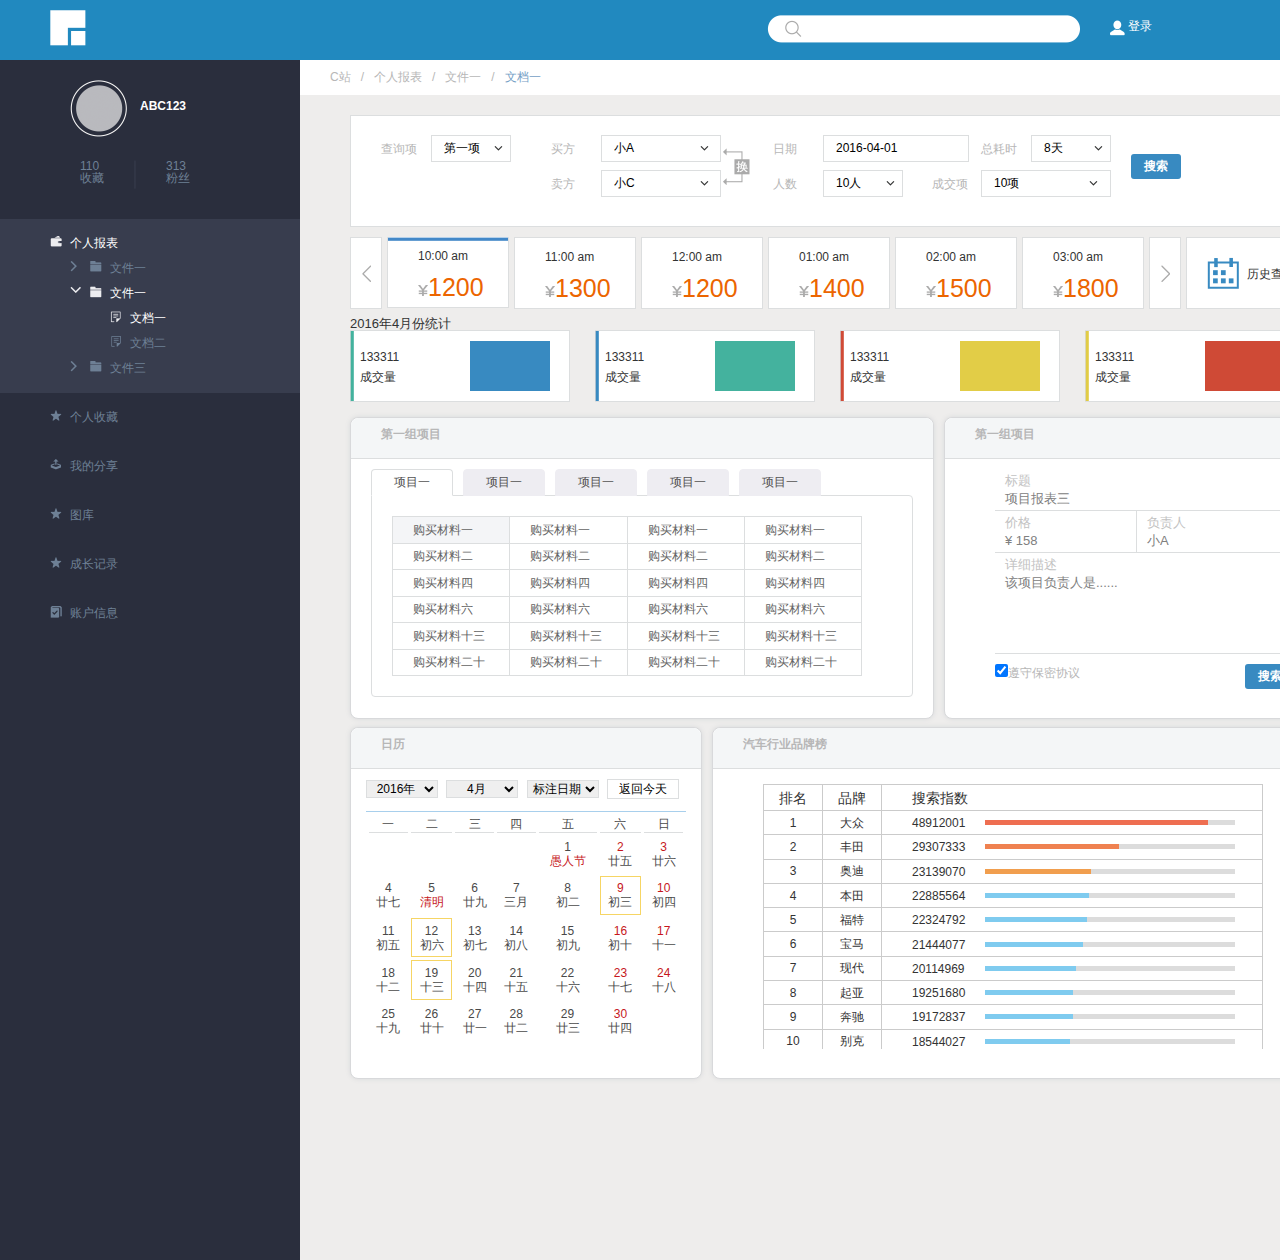
<file: tasks/09/index.html>
<!DOCTYPE html>
<html lang="en">
<head>
  <meta charset="utf-8" />
  <title>A tiny document</title>
  <link type="text/css" rel="stylesheet" href="css/reset.css"/>
  <link type="text/css" rel="stylesheet" href="css/style.css"/>
</head>
<body>
  <header >
	<div class="logo"></div>
	<div class="search">
		<input  type="input" name="search" />
	</div>
	<div class="login">
		<span>登录</span>
	</div>
  </header>
  <div class="container">
	<div class="left">
		<div class="user">
			<div class="user_name">
				ABC123
			</div>
			<div class="user_number">
				<ul>
					<li>
						<div>110</div>
						<div>收藏</div>
					</li>
					<li><div class="stick"></div></li>
					<li>
						<div>313</div>
						<div>粉丝</div>
					</li>
				</ul>
			</div>
			
		</div>
		<div class="clear"></div>
		<div class="menu">
			<div class="item item_choose">
				<span class="item_title item_title_choose icon_folder_open">个人报表</span>
				<ul class="tree">
					<li class="tree_node icon_tree_node_close"><span class="item_title icon_foler">文件一</span></li>
					<li class="tree_node icon_tree_node_open"><span class="item_title item_title_choose icon_folder_choose">文件一</span>
						<ul>
							<li class="tree_node"><span class="item_title item_title_choose icon_file_choose">文档一</span></li>
							<li class="tree_node"><span class="item_title icon_file">文档二</span></li>
						</ul>
					</li>
					<li class="tree_node icon_tree_node_close"><span class="item_title icon_foler">文件三</span></li>
				</ul>
			</div>
			<div class="item">
				<span class="item_title icon_star">个人收藏</span>
			</div>
			<div class="item">
				<span class="item_title icon_share">我的分享</span>
			</div>
			<div class="item">
				<span class="item_title icon_star">图库</span>
			</div>
			<div class="item">
				<span class="item_title icon_star">成长记录</span>
			</div>
			<div class="item">
				<span class="item_title icon_account">账户信息</span>
			</div>
		</div>
  
	</div>
	<div class="right">
		<div class="nav">
			<ul>
				<li>C站</li>
				<li>/</li>
				<li>个人报表</li>
				<li>/</li>
				<li>文件一</li>
				<li>/</li>
				<li class="last_title">文档一</li>
			</ul>
		</div>
		
		<div class="search_box">
			
				<table>
					<tr>
						<td width="50"><label for="search_item">查询项<label></td>
						<td width="120"><select class="select search_item" name="search_item"><option>第一项</option></select></td>
						<td width="50"><label for="maifang">买方<label></td>
						<td width="122"><select class="select maifang" name="maifang"><option>小A</option></select></td>
						<td width="50" rowspan="2"><div class="change"></div></td>
						<td width="50"><label for="date">日期<label></td>
						<td width="150" colspan="2"><input class="input date" name="date" type="text" value="2016-04-01"/></td>
						<td width="50"><label for="haoshi">总耗时<label></td>
						<td width="100"><select class="select search_item" name="haoshi"><option>8天</option></select></td>
						<td width="50" rowspan="2"><div class="search_btn">搜索</div></td>
					</tr>
					<tr>
						<td></td>
						<td></td>
						<td><label for="maifang">卖方<label></td>
						<td><select class="select maifang" name="maifang"><option>小C</option></select></td>
						<td><label for="renshu">人数<label></td>
						<td ><select class="select renshu" name="renshu"><option>10人</option></select></td>
						<td><label for="chengjiao">成交项<label></td>
						<td colspan="2"><select class="select chengjiao" name="chengjiao"><option>10项</option></select></td>
					</tr>
				</table>
			
		</div>
		
		<div class="price_box">
			<div class="price_left"></div>
			<div class="price_item price_curr">
				<div class="price_time">10:00 am</div>
				<div class="price_price">1200</div>
			</div>
			<div class="price_item">
				<div class="price_time">11:00 am</div>
				<div class="price_price">1300</div>
			</div>
			<div class="price_item">
				<div class="price_time">12:00 am</div>
				<div class="price_price">1200</div>
			</div>
			<div class="price_item">
				<div class="price_time">01:00 am</div>
				<div class="price_price">1400</div>
			</div>
			<div class="price_item">
				<div class="price_time">02:00 am</div>
				<div class="price_price">1500</div>
			</div>
			<div class="price_item">
				<div class="price_time">03:00 am</div>
				<div class="price_price">1800</div>
			</div>
			<div class="price_right"></div>
			<div class="price_search">历史查询</div>
		</div>
		
		
		<div class="statistic_box">
			<div class="statistic_title">2016年4月份统计</div>
			<div class="statistic_item statistic_green">
				<div class="statistic_text">
				<div class="statistic_count">133311</div>
				<div class="statistic_cjl">成交量</div>
				</div>
				<div class="statistic_color"></div>
			</div>
			<div class="statistic_item statistic_blue">
				<div class="statistic_text">
				<div class="statistic_count">133311</div>
				<div class="statistic_cjl">成交量</div>
				</div>
				<div class="statistic_color"></div>
			</div>
			<div class="statistic_item statistic_red">
				<div class="statistic_text">
				<div class="statistic_count">133311</div>
				<div class="statistic_cjl">成交量</div>
				</div>
				<div class="statistic_color"></div>
			</div>
			<div class="statistic_item statistic_yellow">
				<div class="statistic_text">
				<div class="statistic_count">133311</div>
				<div class="statistic_cjl">成交量</div>
				</div>
				<div class="statistic_color"></div>
			</div>
		</div>
		
		<div class="content_one">
			
			<div class="content_box project_box_one">
				<div class="content_box_title">第一组项目</div>
				<div class="content_box_content">
				
					<div class="tabs">
						<div class="tab_nav">
							<ul>
								<li class="tab_nav_curr">项目一</li>
								<li>项目一</li>
								<li>项目一</li>
								<li>项目一</li>
								<li>项目一</li>
							</ul>
						</div>
						<div class="clear"></div>
						<div class="tab_content tab_content_curr content1">
							<table>
								<tr>
									<td class="first_cell">购买材料一</td>
									<td>购买材料一</td>
									<td>购买材料一</td>
									<td>购买材料一</td>
								</tr>
								<tr>
									<td>购买材料二</td>
									<td>购买材料二</td>
									<td>购买材料二</td>
									<td>购买材料二</td>
								</tr>
								<tr>
									<td>购买材料四</td>
									<td>购买材料四</td>
									<td>购买材料四</td>
									<td>购买材料四</td>
								</tr>
								<tr>
									<td>购买材料六</td>
									<td>购买材料六</td>
									<td>购买材料六</td>
									<td>购买材料六</td>
								</tr>
								<tr>
									<td>购买材料十三</td>
									<td>购买材料十三</td>
									<td>购买材料十三</td>
									<td>购买材料十三</td>
								</tr>
								<tr>
									<td>购买材料二十</td>
									<td>购买材料二十</td>
									<td>购买材料二十</td>
									<td>购买材料二十</td>
								</tr>
							</table>
						</div>
						<div class="tab_content content2">
							2
						</div>
						<div class="tab_content content3">
							3
						</div>
						<div class="tab_content content4">
							4
						</div>
						<div class="tab_content content5">
							5
						</div>
					</div>
				
				</div>
			</div>
			<div class="content_box project_box_two">
				<div class="content_box_title">第一组项目</div>
				<div class="content_box_content">
					<table>
								<tr>
									<td class="first_cell" colspan="2">
										<div class="cell_title">标题</div>
										<div class="cell_content">项目报表三</div>
									</td>
								</tr>
								<tr>
									<td  class="second_cell">
										<div class="cell_title">价格</div>
										<div class="cell_content">&yen; 158</div>
									</td>
									<td  class="third_cell">
										<div class="cell_title">负责人</div>
										<div class="cell_content">小A</div>
									</td>
									
								</tr>
								<tr>
									<td  class="forth_cell"  valign="top" colspan="2">
										<div class="cell_title">详细描述</div>
										<div class="cell_content">该项目负责人是......</div>
									</td>
								</tr>
								<tr>
									<td colspan="2">
										<div class="cell_xieyi"><input type="checkbox" checked="checked"/><label>遵守保密协议</label></div>
										<div  class="cell_btn search_btn">搜索</div>
									</td>
								</tr>
								
							</table>
				
				</div>
			</div>
		</div>
		
		<div class="content_two">
			
			<div class="content_box calendar_box">
				<div class="content_box_title">日历</div>
				<div class="content_box_content">
					<div class="calendar_choose">
						<select class="calendar_choose_year"><option>2016年</option></select>
						<select class="calendar_choose_month"><option>4月</option></select>
						<select class="calendar_choose_date"><option>标注日期</option></select>
						<a class="calendar_choose_today">返回今天</a>
					</div>
					<div class="calendar">
						<table cellspacing="10">
							<tr class="first_line">
								<td>一</td>
								<td>二</td>
								<td>三</td>
								<td>四</td>
								<td>五</td>
								<td>六</td>
								<td>日</td>
							</tr>
							<tr>
								<td></td>
								<td></td>
								<td></td>
								<td></td>
								<td>
									<div class="solar">1</div>
									<div class="lunar red">愚人节</div>
								</td>
								<td>
									<div class="solar red">2</div>
									<div class="lunar">廿五</div>
								</td>
								<td><div class="solar red">3</div>
									<div class="lunar">廿六</div>
								</td>
							</tr>
							<tr>
								<td>
									<div class="solar">4</div>
									<div class="lunar">廿七</div>
								</td>
								<td>
									<div class="solar">5</div>
									<div class="lunar red">清明</div>
								</td>
								<td>
									<div class="solar">6</div>
									<div class="lunar">廿九</div>
								</td>
								<td>
									<div class="solar">7</div>
									<div class="lunar">三月</div>
								</td>
								<td>
									<div class="solar">8</div>
									<div class="lunar">初二</div>
								</td>
								<td class="special_date">
									<div class="solar red">9</div>
									<div class="lunar">初三</div>
								</td>
								<td><div class="solar red">10</div>
									<div class="lunar">初四</div>
								</td>
							</tr>
							<tr>
								<td>
									<div class="solar">11</div>
									<div class="lunar">初五</div>
								</td>
								<td class="special_date">
									<div class="solar">12</div>
									<div class="lunar">初六</div>
								</td>
								<td>
									<div class="solar">13</div>
									<div class="lunar">初七</div>
								</td>
								<td>
									<div class="solar">14</div>
									<div class="lunar">初八</div>
								</td>
								<td>
									<div class="solar">15</div>
									<div class="lunar">初九</div>
								</td>
								<td>
									<div class="solar red">16</div>
									<div class="lunar">初十</div>
								</td>
								<td><div class="solar red">17</div>
									<div class="lunar">十一</div>
								</td>
							</tr>
							<tr>
								<td>
									<div class="solar">18</div>
									<div class="lunar">十二</div>
								</td>
								<td class="special_date">
									<div class="solar">19</div>
									<div class="lunar">十三</div>
								</td>
								<td>
									<div class="solar">20</div>
									<div class="lunar">十四</div>
								</td>
								<td>
									<div class="solar">21</div>
									<div class="lunar">十五</div>
								</td>
								<td>
									<div class="solar">22</div>
									<div class="lunar">十六</div>
								</td>
								<td>
									<div class="solar red">23</div>
									<div class="lunar">十七</div>
								</td>
								<td><div class="solar red">24</div>
									<div class="lunar">十八</div>
								</td>
							</tr>
							<tr>
								<td>
									<div class="solar">25</div>
									<div class="lunar">十九</div>
								</td>
								<td>
									<div class="solar">26</div>
									<div class="lunar">廿十</div>
								</td>
								<td>
									<div class="solar">27</div>
									<div class="lunar">廿一</div>
								</td>
								<td>
									<div class="solar">28</div>
									<div class="lunar">廿二</div>
								</td>
								<td>
									<div class="solar">29</div>
									<div class="lunar">廿三</div>
								</td>
								<td>
									<div class="solar red">30</div>
									<div class="lunar">廿四</div>
								</td>
								<td>
								</td>
							</tr>
						</table>
					</div>
				</div>
			</div>
			<div class="content_box car_box">
				<div class="content_box_title">汽车行业品牌榜</div>
				<div class="content_box_content">
					<table>
								<tr>
									<td>排名</td>
									<td>品牌</td>
									<td>搜索指数</td>
								</tr>
								<tr>
									<td>1</td>
									<td>大众</td>
									<td>48912001<progress class="first" max="55000000" value="48912001"></progress></td>
								</tr>
								<tr>
									<td>2</td>
									<td>丰田</td>
									<td>29307333<progress class="second" max="55000000" value="29307333"></progress></td>
								</tr>
								<tr>
									<td>3</td>
									<td>奥迪</td>
									<td>23139070<progress class="third" max="55000000" value="23139070"></progress></td>
								</tr>
								<tr>
									<td>4</td>
									<td>本田</td>
									<td>22885564<progress  max="55000000" value="22885564"></progress></td>
								</tr>
								<tr>
									<td>5</td>
									<td>福特</td>
									<td>22324792<progress  max="55000000" value="22324792"></progress></td>
								</tr>
								<tr>
									<td>6</td>
									<td>宝马</td>
									<td>21444077<progress  max="55000000" value="21444077"></progress></td>
								</tr>
								<tr>
									<td>7</td>
									<td>现代</td>
									<td>20114969<progress  max="55000000" value="20114969"></progress></td>
								</tr>
								<tr>
									<td>8</td>
									<td>起亚</td>
									<td>19251680<progress  max="55000000" value="19251680"></progress></td>
								</tr>
								<tr>
									<td>9</td>
									<td>奔驰</td>
									<td>19172837<progress  max="55000000" value="19172837"></progress></td>
								</tr>
								<tr>
									<td>10</td>
									<td>别克</td>
									<td>18544027<progress  max="55000000" value="18544027"></progress></td>
								</tr>
							</table>
				
				</div>
			</div>
		</div>
		
	</div>
	
	  
	  
  
  </div>
  
</body>
</html>
</file>
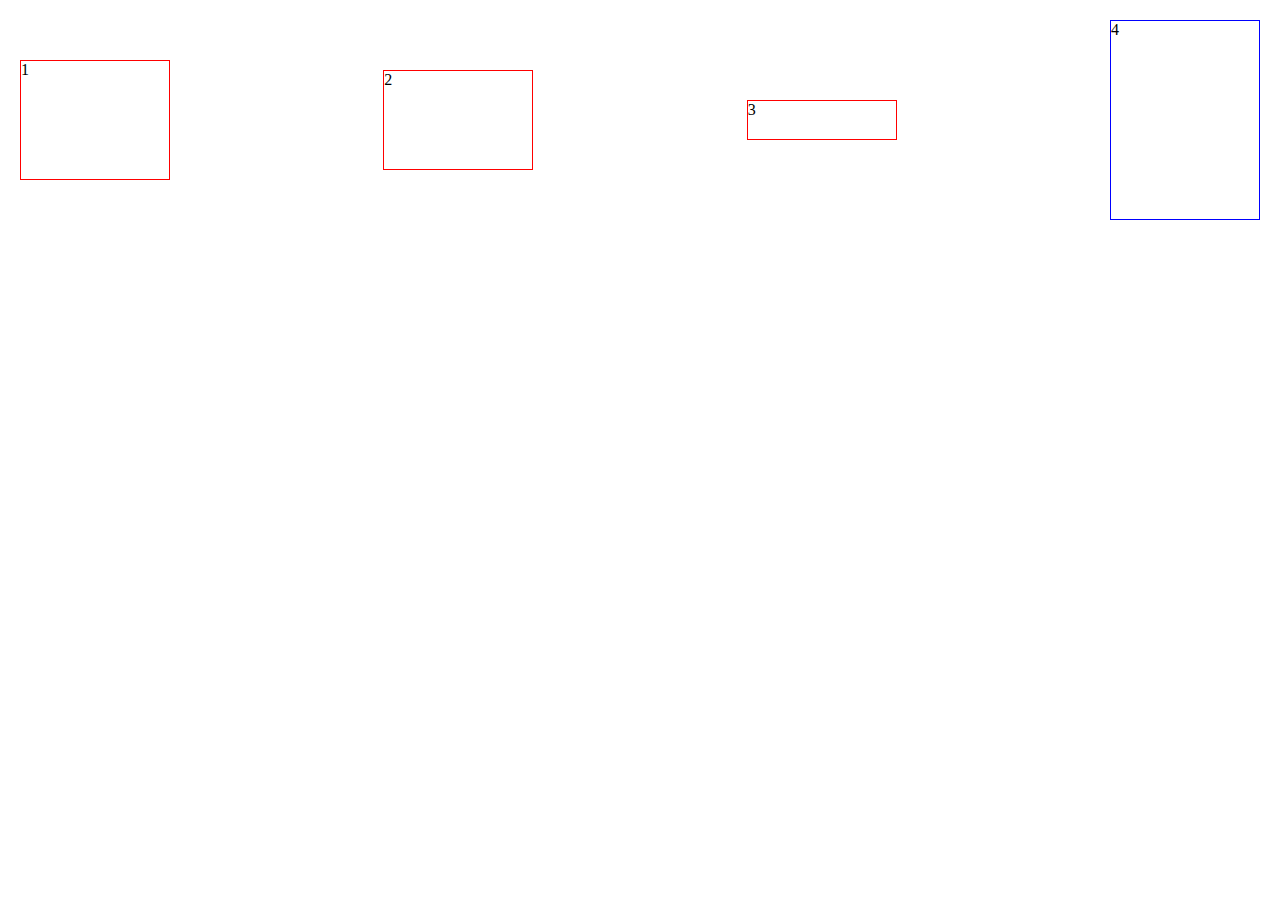
<file: tasks/10/index.html>
<!DOCTYPE html>
<html>
	<head>
		<meta charset="UTF-8">
		<meta name="viewport" content="width=device-width, initial-scale=1">
		<title></title>
		<style type="text/css">
			body{
				margin: 0;
				padding: 0;
			}
			.flex_container{
				padding: 20px;
				display: flex;
				flex-flow: row wrap;
				align-items: center;
				justify-content: space-between;
			}
			.box{
				width:148px;
				border: 1px solid red;
				margin-bottom: 15px;
			}
			.box1{
				height: 118px;
			}
			.box2{
				height: 98px;
			}
			.box3{
				height: 38px;
			}
			.box4{
				height: 198px;
				border-color: blue;
			}
			@media screen and (max-width: 640px) {
				.flex_container{
					align-items: flex-start;
				}
				.box4{
					order: -1;
				}
			}
		</style>
	</head>
	<body>
		<div class="flex_container">
			<div class="box box1">1</div>			
			<div class="box box2">2</div>
			<div class="box box3">3</div>
			<div class="box box4">4</div>
		</div>
	</body>
</html>
</file>
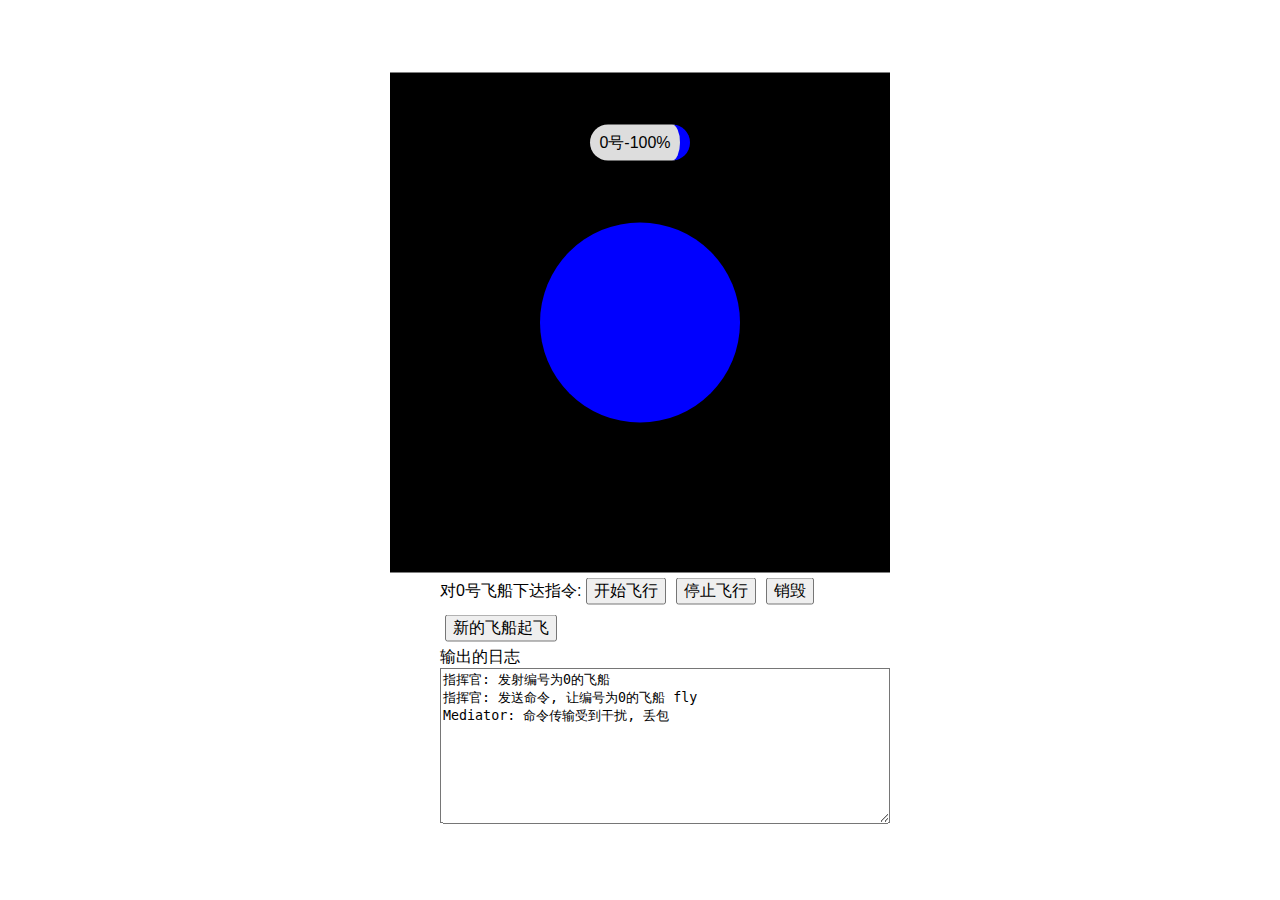
<file: tasks/26/index.html>
<!DOCTYPE html>
<html lang="zh-Hans">
<head>
    <title>Task26-行星与飞船（一）</title>
    <meta http-equiv="Content-Type" content="text/html; charset=utf-8">
    <meta http-equiv="X-UA-Compatible" content="IE=edge">
    <meta name="viewport" content="width=device-width, initial-scale=1.0">
    <link href="main.css" rel="stylesheet" type="text/css">
</head>

<body>

<section class="wrapper">
    <div class="main-content">
        <div class="space-background">
            <div id="planet"></div>
        </div>

        <div class="control-area">
            <div id="ship-buttons"></div>
            <input onclick="Commander.launch()" type="button" value="新的飞船起飞">
            <div>
                <label for="logs">输出的日志</label>
                <textarea id="logs" rows="10" readonly></textarea>
            </div>
        </div>
    </div>
</section>

<script src="app.js"></script>
</body>
</html>
</file>
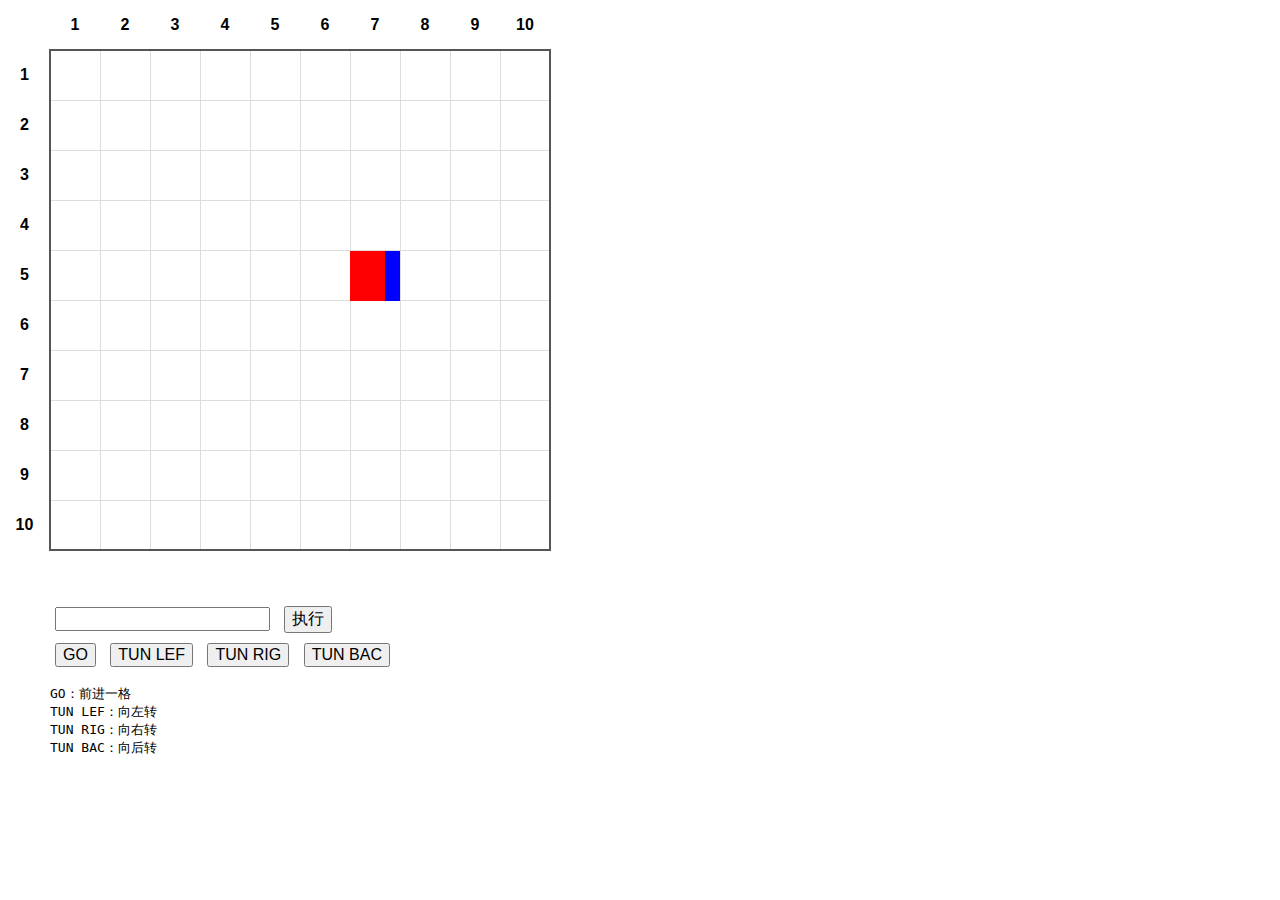
<file: tasks/33/index.html>
<!DOCTYPE html>
<html lang="zh-Hans">
<head>
    <title>Task33-听指令的小方块（一）</title>
    <meta http-equiv="Content-Type" content="text/html; charset=utf-8">
    <meta http-equiv="X-UA-Compatible" content="IE=edge">
    <meta name="viewport" content="width=device-width, initial-scale=1.0">
    <link href="main.css" rel="stylesheet" type="text/css">
</head>

<body>

<section class="wrapper">
    <div class="main-content">
        <div id="chessboard"></div>
        <div id="chess" class="left"></div>
    </div>
</section>

<section class="control-area">
    <input id="cmd" type="text">
    <input id="run" onclick="run()" type="button" value="执行">
    <div>
        <input onclick="runCmd('GO')" type="button" value="GO">
        <input onclick="runCmd('TUN LEF')" type="button" value="TUN LEF">
        <input onclick="runCmd('TUN RIG')" type="button" value="TUN RIG">
        <input onclick="runCmd('TUN BAC')" type="button" value="TUN BAC">
    </div>
    <pre>
GO：前进一格
TUN LEF：向左转
TUN RIG：向右转
TUN BAC：向后转
</pre>
</section>

<script src="app.js"></script>
</body>
</html>
</file>
<file: task1/02/main.css>
* {
    box-sizing: border-box;
}

body {
    margin: 0;
    padding: 0;
    background: #ededed;
    font-family: Helvetica Neue, Hiragino Sans GB, Microsoft Yahei, WenQuanYi Micro Hei, sans-serif;
}

.container {
    width: 95%;
}

@media (min-width: 1200px) {

    .container {
        width: 1170px;
    }
}

header {
    width: 100%;
    background: #00a7ed;
}

.navbar {
    color: #fff;
    position: relative;
    min-height: 50px;
    margin-bottom: 20px;
}

.navbar .navbar-header {
    float: left;
}

.navbar .navbar-menu {
    float: right;
}

.row {
    /*margin-left: -15px;*/
    /*margin-right: -15px;*/
}

.row:before, .navbar-header:before, .navbar-menu:menu {
    content: " ";
    display: table;
}

.row:after {
    clear: both;
}

.container {
    margin-right: auto;
    margin-left: auto;
    padding-left: 15px;
    padding-right: 15px;
}

.navbar .navbar-header h1 {
    margin: 0;
    padding: 0;
    line-height: 50px;
    font-size: 25px;
}

.navbar-menu ul li {
    display: inline-block;
    font-size: 12px;
}

.navbar-menu ul li:before {
    content: "·";
    margin-right: 3px;
}

.navbar-menu ul a {
    color: #fff;
    text-decoration: none;
}

article, .siderbar {
    padding: 15px;
    background-color: #fff;
    border: 0 none;
    box-shadow: 0 2px 3px 0 rgba(0, 0, 0, .0470588);
    -webkit-border-radius: 2px;
    -moz-border-radius: 2px;
    border-radius: 2px;
}

.main-content article {
    margin-bottom: 20px;
}

article .publish-info {
    color: #999;
    font-size: 12px;
}

article h2 {
    font-size: 20px;
    color: #696969;
}

article ul {
    list-style: none;
}

article p {
    text-indent: 40px;
    line-height: 1.5;
}

figure {
    border: 1px solid #999;
    text-align: center;
    font-size: 12px;
    padding: 10px;
    width: 150px;
}

figure img {
    margin-top: 10px;
    width: 90%;
}

article ol {
    font-weight: bold;
}

table, th, td {
    border: none;
}

table th {
    background-color: #333;
    color: #fff;
}

table {
    border-collapse: collapse;
    border-spacing: 0;
    width: 100%;
    display: table;
    font-size: 14px;
}

tr th, tr td {
    padding: 3px 5px;
}

tr {
    border-bottom: 1px solid #ddd;
    /*border-left: 1px solid #ddd;*/
}

td {
    border-left: 1px solid #ddd;
}

tr td:last-child {
    border-right: 1px solid #ddd;
}

tr th {
    border-right: 1px solid #ddd;
    font-weight: bold;
}

tr th:last-child {
    border-right: 0;
}

table tr:last-child {
    background-color: #ddd;
    font-weight: bold;
}

table tr:last-child td {
    border: none;
}

blockquote {
    border-left: 3px solid #ddd;
    padding-left: 20px;
    margin-left: 0;
    font-size: 20px;
    font-weight: bold;
}

form {
    font-size: 14px;
    margin: 20px auto;
}

.form-group {
    margin-bottom: 10px;
}

.form-group .control-label {
    width: 30%;
    text-align: right;
    padding-right: 10px;
    vertical-align: top;
    line-height: 1.5;
}

.form-group .form-tip {
    color: #ddd;
    padding-left: 2px;
    margin-top: 5px;
    font-size: 12px;
}

.form-group .control-label-offset {
    margin-left: 30%;
}

.form-group .form-control {
    display: inline-block;
}

.form-group .form-control textarea {
    width: 100%;
}

.btn-primary {
    color: #fff;
    background-color: #00a7ed;
    border-color: #0086c0;
}

.btn {
    display: inline-block;
    padding: 6px 12px;
    margin-bottom: 0;
    font-size: 14px;
    font-weight: 400;
    line-height: 1.5;
    text-align: center;
    white-space: nowrap;
    vertical-align: middle;
    cursor: pointer;
    background-image: none;
    border: 1px solid transparent;
    border-radius: 6px;
}

.btn-lg {
    width: 100%;
}

label {
    display: inline-block;
    max-width: 100%;
}

footer {
    background: #cecece;
    width: 100%;
    text-align: center;
    padding: 8px;
    margin-top: 30px;
    line-height: 1.5;
    font-size: 14px;
}
</file>
<file: task1/04/main.css>
* {
  box-sizing: border-box;
}
body {
  margin: 0;
  padding: 0;
  background: #fff;
  font-family: "Helvetica Neue", "Hiragino Sans GB", "Microsoft Yahei", "WenQuanYi Micro Hei", sans-serif;
}
.wrapper {
  width: 400px;
  height: 200px;
}
.wrapper .main-content {
  position: absolute;
  top: 50%;
  left: 50%;
  background: #ddd;
  transform: translate(-50%, -50%);
}
.wrapper .main-content .circle {
  width: 50px;
  height: 50px;
  background-color: #fc0;
  position: relative;
}
.wrapper .main-content .circle.top-left {
  border-bottom-right-radius: 100%;
}
.wrapper .main-content .circle.bottom-right {
  border-top-left-radius: 100%;
  margin-left: 350px;
  margin-top: 100px;
}
</file>
<file: task1/05/main.css>
* {
  box-sizing: border-box;
}
body {
  margin: 0;
  padding: 0;
  background: #ededed;
  font-family: "Helvetica Neue", "Hiragino Sans GB", "Microsoft Yahei", "WenQuanYi Micro Hei", sans-serif;
}
.container {
  margin-right: auto;
  margin-left: auto;
  padding-left: 15px;
  padding-right: 15px;
}
header {
  width: 100%;
  background: #00a7ed;
}
.navbar {
  color: #fff;
  position: relative;
  min-height: 50px;
  margin-bottom: 20px;
}
.navbar .navbar-header {
  float: left;
}
.navbar .navbar-header h1 {
  margin: 0;
  padding: 0;
  line-height: 50px;
  font-size: 22px;
}
.navbar .navbar-menu {
  float: right;
}
.navbar .navbar-menu ul li {
  display: inline-block;
  font-size: 12px;
}
.navbar .navbar-menu ul li:before {
  content: "·";
  margin-right: 3px;
}
.navbar .navbar-menu ul a {
  color: #fff;
  text-decoration: none;
}
.clearfix:after {
  content: ".";
  display: block;
  height: 0;
  visibility: hidden;
  clear: both;
}
.siderbar {
  float: right;
  width: 350px;
  padding: 15px;
  background-color: #fff;
  border: 0 none;
  box-shadow: 0 2px 3px 0 rgba(0,0,0,0.047);
  -webkit-border-radius: 2px;
  -moz-border-radius: 2px;
  border-radius: 2px;
}
.wrapper {
  float: left;
  width: 100%;
  margin-right: -370px;
}
.main-content {
  width: auto;
  margin-right: 370px;
}
.main-content article {
  margin-bottom: 20px;
  padding: 15px;
  background-color: #fff;
  border: 0 none;
  box-shadow: 0 2px 3px 0 rgba(0,0,0,0.047);
  -webkit-border-radius: 2px;
  -moz-border-radius: 2px;
  border-radius: 2px;
}
.main-content article .publish-info {
  color: #999;
  font-size: 12px;
}
.main-content article h2 {
  font-size: 20px;
  color: #696969;
}
.main-content article ul {
  list-style: none;
}
.main-content article p {
  text-indent: 40px;
  line-height: 1.5;
}
.main-content article ol {
  font-weight: bold;
}
.main-content article.img-grid figure {
  display: inline-block;
  margin: 10px;
}
figure {
  border: 1px solid #999;
  text-align: center;
  font-size: 12px;
  padding: 10px;
  width: 150px;
}
figure img {
  margin-top: 10px;
  width: 90%;
}
table {
  border: none;
  border-collapse: collapse;
  border-spacing: 0;
  width: 100%;
  display: table;
  font-size: 14px;
}
table tr {
  border-bottom: 1px solid #ddd;
}
table tr th {
  padding: 3px 5px;
  border: none;
  background-color: #333;
  color: #fff;
  border-right: 1px solid #ddd;
  font-weight: bold;
}
table tr th:last-child {
  border-right: 0;
}
table tr td {
  padding: 3px 5px;
  border: none;
  border-left: 1px solid #ddd;
}
table tr td:last-child {
  border-right: 1px solid #ddd;
}
table tr:last-child {
  background-color: #ddd;
  font-weight: bold;
}
table tr:last-child td {
  border: none;
}
blockquote {
  border-left: 3px solid #ddd;
  padding-left: 20px;
  margin-left: 0;
  font-size: 20px;
  font-weight: bold;
}
form {
  font-size: 14px;
  margin: 20px auto;
}
.form-group {
  margin-bottom: 10px;
}
.form-group .control-label {
  width: 35%;
  text-align: right;
  padding-right: 10px;
  vertical-align: top;
  line-height: 1.5;
  font-size: 12px;
}
.form-group .form-tip {
  color: #ddd;
  padding-left: 2px;
  margin-top: 5px;
  font-size: 12px;
}
.form-group .control-label-offset {
  margin-left: 35%;
}
.form-group .form-control {
  display: inline-block;
}
.form-group .form-control textarea {
  width: 100%;
}
.btn-primary {
  color: #fff;
  background-color: #00a7ed;
  border-color: #0086c0;
}
.btn {
  display: inline-block;
  padding: 6px 12px;
  margin-bottom: 0;
  font-size: 14px;
  font-weight: 400;
  line-height: 1.5;
  text-align: center;
  white-space: nowrap;
  vertical-align: middle;
  cursor: pointer;
  background-image: none;
  border: 1px solid transparent;
  -webkit-border-radius: 6px;
  -moz-border-radius: 6px;
  border-radius: 6px;
}
.btn-lg {
  width: 100%;
}
label {
  display: inline-block;
  max-width: 100%;
}
footer {
  background: #cecece;
  width: 100%;
  text-align: center;
  padding: 8px;
  margin-top: 30px;
  line-height: 1.5;
  font-size: 14px;
}
@media screen and (min-width: 1200px) {
  .container {
    width: 1170px;
  }
}
@media screen and (max-width: 600px) {
  .navbar-menu {
    display: none;
  }
}
</file>
<file: tasks/02/main.css>
* {
    box-sizing: border-box;
}

body {
    margin: 0;
    padding: 0;
    background: #ededed;
    font-family: Helvetica Neue, Hiragino Sans GB, Microsoft Yahei, WenQuanYi Micro Hei, sans-serif;
}

.container {
    width: 95%;
}

@media (min-width: 1200px) {

    .container {
        width: 1170px;
    }
}

header {
    width: 100%;
    background: #00a7ed;
}

.navbar {
    color: #fff;
    position: relative;
    min-height: 50px;
    margin-bottom: 20px;
}

.navbar .navbar-header {
    float: left;
}

.navbar .navbar-menu {
    float: right;
}

.row {
    /*margin-left: -15px;*/
    /*margin-right: -15px;*/
}

.row:before, .navbar-header:before, .navbar-menu:menu {
    content: " ";
    display: table;
}

.row:after {
    clear: both;
}

.container {
    margin-right: auto;
    margin-left: auto;
    padding-left: 15px;
    padding-right: 15px;
}

.navbar .navbar-header h1 {
    margin: 0;
    padding: 0;
    line-height: 50px;
    font-size: 25px;
}

.navbar-menu ul li {
    display: inline-block;
    font-size: 12px;
}

.navbar-menu ul li:before {
    content: "·";
    margin-right: 3px;
}

.navbar-menu ul a {
    color: #fff;
    text-decoration: none;
}

article, .siderbar {
    padding: 15px;
    background-color: #fff;
    border: 0 none;
    box-shadow: 0 2px 3px 0 rgba(0, 0, 0, .0470588);
    -webkit-border-radius: 2px;
    -moz-border-radius: 2px;
    border-radius: 2px;
}

.main-content article {
    margin-bottom: 20px;
}

article .publish-info {
    color: #999;
    font-size: 12px;
}

article h2 {
    font-size: 20px;
    color: #696969;
}

article ul {
    list-style: none;
}

article p {
    text-indent: 40px;
    line-height: 1.5;
}

figure {
    border: 1px solid #999;
    text-align: center;
    font-size: 12px;
    padding: 10px;
    width: 150px;
}

figure img {
    margin-top: 10px;
    width: 90%;
}

article ol {
    font-weight: bold;
}

table, th, td {
    border: none;
}

table th {
    background-color: #333;
    color: #fff;
}

table {
    border-collapse: collapse;
    border-spacing: 0;
    width: 100%;
    display: table;
    font-size: 14px;
}

tr th, tr td {
    padding: 3px 5px;
}

tr {
    border-bottom: 1px solid #ddd;
    /*border-left: 1px solid #ddd;*/
}

td {
    border-left: 1px solid #ddd;
}

tr td:last-child {
    border-right: 1px solid #ddd;
}

tr th {
    border-right: 1px solid #ddd;
    font-weight: bold;
}

tr th:last-child {
    border-right: 0;
}

table tr:last-child {
    background-color: #ddd;
    font-weight: bold;
}

table tr:last-child td {
    border: none;
}

blockquote {
    border-left: 3px solid #ddd;
    padding-left: 20px;
    margin-left: 0;
    font-size: 20px;
    font-weight: bold;
}

form {
    font-size: 14px;
    margin: 20px auto;
}

.form-group {
    margin-bottom: 10px;
}

.form-group .control-label {
    width: 30%;
    text-align: right;
    padding-right: 10px;
    vertical-align: top;
    line-height: 1.5;
}

.form-group .form-tip {
    color: #ddd;
    padding-left: 2px;
    margin-top: 5px;
    font-size: 12px;
}

.form-group .control-label-offset {
    margin-left: 30%;
}

.form-group .form-control {
    display: inline-block;
}

.form-group .form-control textarea {
    width: 100%;
}

.btn-primary {
    color: #fff;
    background-color: #00a7ed;
    border-color: #0086c0;
}

.btn {
    display: inline-block;
    padding: 6px 12px;
    margin-bottom: 0;
    font-size: 14px;
    font-weight: 400;
    line-height: 1.5;
    text-align: center;
    white-space: nowrap;
    vertical-align: middle;
    cursor: pointer;
    background-image: none;
    border: 1px solid transparent;
    border-radius: 6px;
}

.btn-lg {
    width: 100%;
}

label {
    display: inline-block;
    max-width: 100%;
}

footer {
    background: #cecece;
    width: 100%;
    text-align: center;
    padding: 8px;
    margin-top: 30px;
    line-height: 1.5;
    font-size: 14px;
}
</file>
<file: tasks/04/main.css>
* {
  box-sizing: border-box;
}
body {
  margin: 0;
  padding: 0;
  background: #fff;
  font-family: "Helvetica Neue", "Hiragino Sans GB", "Microsoft Yahei", "WenQuanYi Micro Hei", sans-serif;
}
.wrapper {
  width: 400px;
  height: 200px;
}
.wrapper .main-content {
  position: absolute;
  top: 50%;
  left: 50%;
  background: #ddd;
  transform: translate(-50%, -50%);
}
.wrapper .main-content .circle {
  width: 50px;
  height: 50px;
  background-color: #fc0;
  position: relative;
}
.wrapper .main-content .circle.top-left {
  border-bottom-right-radius: 100%;
}
.wrapper .main-content .circle.bottom-right {
  border-top-left-radius: 100%;
  margin-left: 350px;
  margin-top: 100px;
}
</file>
<file: tasks/05/main.css>
* {
  box-sizing: border-box;
}
body {
  margin: 0;
  padding: 0;
  background: #ededed;
  font-family: "Helvetica Neue", "Hiragino Sans GB", "Microsoft Yahei", "WenQuanYi Micro Hei", sans-serif;
}
.container {
  margin-right: auto;
  margin-left: auto;
  padding-left: 15px;
  padding-right: 15px;
}
header {
  width: 100%;
  background: #00a7ed;
}
.navbar {
  color: #fff;
  position: relative;
  min-height: 50px;
  margin-bottom: 20px;
}
.navbar .navbar-header {
  float: left;
}
.navbar .navbar-header h1 {
  margin: 0;
  padding: 0;
  line-height: 50px;
  font-size: 22px;
}
.navbar .navbar-menu {
  float: right;
}
.navbar .navbar-menu ul li {
  display: inline-block;
  font-size: 12px;
}
.navbar .navbar-menu ul li:before {
  content: "·";
  margin-right: 3px;
}
.navbar .navbar-menu ul a {
  color: #fff;
  text-decoration: none;
}
.clearfix:after {
  content: ".";
  display: block;
  height: 0;
  visibility: hidden;
  clear: both;
}
.siderbar {
  float: right;
  width: 350px;
  padding: 15px;
  background-color: #fff;
  border: 0 none;
  box-shadow: 0 2px 3px 0 rgba(0,0,0,0.047);
  -webkit-border-radius: 2px;
  -moz-border-radius: 2px;
  border-radius: 2px;
}
.wrapper {
  float: left;
  width: 100%;
  margin-right: -370px;
}
.main-content {
  width: auto;
  margin-right: 370px;
}
.main-content article {
  margin-bottom: 20px;
  padding: 15px;
  background-color: #fff;
  border: 0 none;
  box-shadow: 0 2px 3px 0 rgba(0,0,0,0.047);
  -webkit-border-radius: 2px;
  -moz-border-radius: 2px;
  border-radius: 2px;
}
.main-content article .publish-info {
  color: #999;
  font-size: 12px;
}
.main-content article h2 {
  font-size: 20px;
  color: #696969;
}
.main-content article ul {
  list-style: none;
}
.main-content article p {
  text-indent: 40px;
  line-height: 1.5;
}
.main-content article ol {
  font-weight: bold;
}
.main-content article.img-grid figure {
  display: inline-block;
  margin: 10px;
}
figure {
  border: 1px solid #999;
  text-align: center;
  font-size: 12px;
  padding: 10px;
  width: 150px;
}
figure img {
  margin-top: 10px;
  width: 90%;
}
table {
  border: none;
  border-collapse: collapse;
  border-spacing: 0;
  width: 100%;
  display: table;
  font-size: 14px;
}
table tr {
  border-bottom: 1px solid #ddd;
}
table tr th {
  padding: 3px 5px;
  border: none;
  background-color: #333;
  color: #fff;
  border-right: 1px solid #ddd;
  font-weight: bold;
}
table tr th:last-child {
  border-right: 0;
}
table tr td {
  padding: 3px 5px;
  border: none;
  border-left: 1px solid #ddd;
}
table tr td:last-child {
  border-right: 1px solid #ddd;
}
table tr:last-child {
  background-color: #ddd;
  font-weight: bold;
}
table tr:last-child td {
  border: none;
}
blockquote {
  border-left: 3px solid #ddd;
  padding-left: 20px;
  margin-left: 0;
  font-size: 20px;
  font-weight: bold;
}
form {
  font-size: 14px;
  margin: 20px auto;
}
.form-group {
  margin-bottom: 10px;
}
.form-group .control-label {
  width: 35%;
  text-align: right;
  padding-right: 10px;
  vertical-align: top;
  line-height: 1.5;
  font-size: 12px;
}
.form-group .form-tip {
  color: #ddd;
  padding-left: 2px;
  margin-top: 5px;
  font-size: 12px;
}
.form-group .control-label-offset {
  margin-left: 35%;
}
.form-group .form-control {
  display: inline-block;
}
.form-group .form-control textarea {
  width: 100%;
}
.btn-primary {
  color: #fff;
  background-color: #00a7ed;
  border-color: #0086c0;
}
.btn {
  display: inline-block;
  padding: 6px 12px;
  margin-bottom: 0;
  font-size: 14px;
  font-weight: 400;
  line-height: 1.5;
  text-align: center;
  white-space: nowrap;
  vertical-align: middle;
  cursor: pointer;
  background-image: none;
  border: 1px solid transparent;
  -webkit-border-radius: 6px;
  -moz-border-radius: 6px;
  border-radius: 6px;
}
.btn-lg {
  width: 100%;
}
label {
  display: inline-block;
  max-width: 100%;
}
footer {
  background: #cecece;
  width: 100%;
  text-align: center;
  padding: 8px;
  margin-top: 30px;
  line-height: 1.5;
  font-size: 14px;
}
@media screen and (min-width: 1200px) {
  .container {
    width: 1170px;
  }
}
@media screen and (max-width: 600px) {
  .navbar-menu {
    display: none;
  }
}
</file>
<file: tasks/07/main.css>
* {
  box-sizing: border-box;
}
body {
  min-width: 970px;
  margin: 0;
  padding: 0;
  background: #fff;
  font-family: "Microsoft Yahei", "WenQuanYi Micro Hei", sans-serif;
}
.container {
  width: 95%;
  margin-right: auto;
  margin-left: auto;
  padding-left: 15px;
  padding-right: 15px;
}
.container > .navbar-header {
  margin-right: 0;
  margin-left: 0;
}
.container .navbar-brand {
  margin-left: -15px;
}
header {
  width: 100%;
  background: #fff;
  position: fixed;
  top: 0;
  z-index: 999;
}
img {
  vertical-align: middle;
  border: 0;
}
a {
  color: #337ab7;
  text-decoration: none;
  background-color: transparent;
}
ol,
ul {
  margin-top: 0;
  padding: 0;
  list-style: none;
}
button {
  cursor: pointer;
  border: transparent;
}
.navbar {
  color: #fff;
  min-width: 970px;
  position: relative;
  min-height: 55px;
  border: 1px solid transparent;
  box-shadow: 0 1px 1px rgba(0,0,0,0.1);
}
.navbar .navbar-header {
  float: left;
}
.navbar .navbar-brand {
  float: left;
  height: 55px;
  padding: 15px 15px;
  font-size: 20px;
  line-height: 25px;
  color: #222;
}
.navbar .navbar-brand img {
  display: inline-block;
  height: 30px;
  position: relative;
  top: -5px;
  margin-right: 5px;
}
.navbar .nav {
  padding-left: 0;
  margin-bottom: 0;
  list-style: none;
  font-size: 14px;
}
.navbar .nav li {
  float: left;
  position: relative;
  display: block;
}
.navbar .nav li.active a {
  color: #e74f4d;
}
.navbar .nav li a {
  color: #666;
  position: relative;
  display: block;
  padding: 10px 15px;
  line-height: 25px;
  padding-top: 15px;
  padding-bottom: 15px;
  text-align: center;
  -moz-transition: color 0.5s;
  -webkit-transition: color 0.5s;
  -o-transition: color 0.5s;
  transition: color 0.5s;
}
.navbar .nav li a:hover {
  color: #e74f4d;
}
.navbar .navbar-right {
  float: right !important;
  margin: 0 -15px 0 0;
}
.navbar li.active > a:after,
.navbar li > a:hover:after {
  position: absolute;
  left: 0;
  bottom: 0;
  width: 100%;
  height: 3px;
  background: #e74f4d;
  content: '';
  -moz-transition: all 250ms;
  -webkit-transition: all 250ms;
  -o-transition: all 250ms;
  transition: all 250ms;
}
.row:after,
.clearfix:after {
  content: ".";
  display: block;
  height: 0;
  visibility: hidden;
  clear: both;
}
.wrapper {
  float: left;
  width: 100%;
  margin-right: -370px;
}
.main-content {
  width: auto;
  margin-right: 370px;
}
footer {
  color: #fff;
  background: #33353f;
  width: 100%;
  padding-top: 20px;
  padding-bottom: 20px;
  line-height: 1.5;
  font-size: 14px;
}
footer .left-part {
  float: left;
}
footer .right-part {
  float: right;
}
footer a {
  color: #fff;
}
.img-icon {
  width: 20px;
  height: 20px;
  margin-top: -5px;
  background-size: contain;
  background-position: center;
  background-repeat: no-repeat;
  display: inline-block;
  vertical-align: middle;
}
.img-icon.user {
  background-image: url("imgs/user.png");
}
.img-icon.items {
  width: 35px;
  height: 35px;
  margin: 0 auto;
  display: block;
}
.img-icon.items.item1 {
  background-image: url("imgs/item1.png");
}
.img-icon.items.item2 {
  background-image: url("imgs/item2.png");
}
.img-icon.items.item3 {
  background-image: url("imgs/item3.png");
}
.img-icon.items.item4 {
  background-image: url("imgs/item4.png");
}
.img-icon.qq {
  background-image: url("imgs/qq.png");
}
.img-icon.twitter {
  background-image: url("imgs/twitter.png");
}
.img-icon.weibo {
  background-image: url("imgs/weibo.png");
}
.img-icon.earth {
  background-image: url("imgs/earth.png");
}
.img-icon.logo {
  background-image: url("imgs/logo.png");
}
.img-icon.logo.center-block {
  width: 70px;
  height: 70px;
  margin: 0 auto;
  display: block;
}
.color-red {
  color: #e74f4d !important;
}
.main-content {
  width: 100%;
  margin-top: 50px;
}
.main-content .intro {
  width: 100%;
  position: relative;
  height: 600px;
  height: calc(100vmin - 50px);
  display: -webkit-flex;
  display: flex;
  flex-direction: column;
  -webkit-justify-content: center;
  justify-content: center;
}
.main-content .intro .background {
  position: absolute;
  top: 0;
  width: 100%;
  height: 100%;
  background: url("imgs/travel.jpg");
  background-size: cover;
  background-position: center;
  z-index: -1;
}
.main-content .intro .content {
  padding-left: 120px;
  color: #fff;
}
.main-content .intro .content h2 {
  font-size: 60px;
  margin-bottom: 10px;
}
.main-content .intro .content p {
  font-size: 20px;
  line-height: 1.5;
}
.main-content .intro .content button {
  color: #fff;
  background-color: #e74f4d;
  font-size: 25px;
  padding: 10px 80px;
}
.main-content .features {
  margin-top: 50px;
}
.main-content .features ul {
  list-style: none;
}
.main-content .features ul li {
  float: left;
  width: 25%;
  display: block;
  font-size: 16px;
  color: #999;
}
.main-content .features ul li p {
  margin-top: 10px;
  border-right: 1px solid #ccc;
  padding: 10px 35px;
  text-align: center;
}
.main-content .question {
  background-color: #eee;
  padding: 60px 30px;
}
.main-content .question h2 {
  font-size: 45px;
  color: #bbb;
  text-align: center;
  margin: 30px auto 0;
}
.main-content .search {
  width: 100%;
  height: 320px;
  background: url("imgs/new-world.jpg");
  background-size: cover;
  background-position: center;
}
.main-content .search h2 {
  font-size: 22px;
  color: #fff;
  text-align: center;
  margin: 0;
  padding-top: 50px;
  padding-bottom: 5px;
}
.main-content .search p {
  color: #fff;
  text-align: center;
  font-size: 14px;
}
.main-content .search .select-area {
  margin: 50px auto 0;
  text-align: center;
}
.main-content .search .select-area select {
  border: solid 1px #fff;
  -moz-appearance: none;
  -webkit-appearance: none;
  appearance: none;
  background: #fff url("imgs/select-bg.png") no-repeat scroll right 10px center;
  padding-right: 20px;
  padding-left: 15px;
  color: #ccc;
  height: 35px;
  width: 210px;
  margin-right: 25px;
  -webkit-border-radius: 0;
  -moz-border-radius: 0;
  border-radius: 0;
}
.main-content .search .select-area button {
  height: 35px;
  width: 210px;
  margin-right: 25px;
  border: 0;
  -webkit-border-radius: 0;
  -moz-border-radius: 0;
  border-radius: 0;
  background-color: #bf4f49;
  color: #fff;
  font-size: 16px;
  letter-spacing: 25px;
  text-align: center;
  padding-left: 25px;
}
.main-content .activity {
  padding: 50px;
  background-color: #f5f5f5;
}
.main-content .activity ul {
  list-style: none;
}
.main-content .activity ul li {
  float: left;
  width: 25%;
  display: block;
  font-size: 16px;
  color: #999;
}
.main-content .activity ul li img {
  width: 200px;
  border: 1px solid #ddd;
  padding: 10px;
  background-color: #fff;
  margin: 0 auto;
  display: block;
}
.main-content .activity ul li h3 {
  color: #666;
  text-align: center;
  font-size: 18px;
  margin-bottom: 5px;
}
.main-content .activity ul li p {
  color: #bbb;
  margin-top: 10px;
  text-align: center;
  font-size: 14px;
}
.main-content .activity ul li.display-top h3 {
  margin-top: 0;
  letter-spacing: 20px;
  margin-left: 20px;
  font-size: 22px;
}
.main-content .details .part1 {
  height: 550px;
  margin: 0 auto;
  display: -webkit-flex;
  display: flex;
  -webkit-align-items: stretch;
  align-items: stretch;
}
.main-content .details .part1 .left {
  flex: 2;
  background: url("imgs/sock.jpg");
  background-size: cover;
  background-position: center;
  color: #fff;
  text-align: center;
  position: relative;
  display: -webkit-flex;
  display: flex;
  flex-direction: column;
  -webkit-justify-content: center;
  justify-content: center;
  -webkit-align-items: center;
  align-items: center;
}
.main-content .details .part1 .left h2 {
  font-size: 45px;
  margin: 0;
}
.main-content .details .part1 .left h2.big-text {
  font-size: 150px;
  margin: 0;
}
.main-content .details .part1 .left:after {
  position: absolute;
  top: 50%;
  margin-top: -10px;
  right: 0;
  content: '';
  width: 0;
  height: 0;
  border-style: solid;
  border-width: 20px 20px 20px 0;
  border-color: transparent #fff transparent transparent;
}
.main-content .details .part1 .left p {
  font-size: 18px;
  line-height: 1.5;
  margin: 0;
}
.main-content .details .part1 .right {
  flex: 1;
  display: -webkit-flex;
  display: flex;
  flex-direction: column;
  -webkit-justify-content: center;
  justify-content: center;
  -webkit-align-items: center;
  align-items: center;
}
.main-content .details .part1 .right .content {
  margin: 0 auto;
  text-align: center;
}
.main-content .details .part1 .right .content h2 {
  font-size: 22px;
  display: inline;
  text-align: center;
  color: #444;
}
.main-content .details .part1 .right .content span {
  position: relative;
  color: #e74f4d;
  font-size: 22px;
  padding-left: 22px;
}
.main-content .details .part1 .right .content span:before {
  display: block;
  content: '';
  width: 1px;
  height: 28px;
  position: absolute;
  background-color: #444;
  top: -3px;
  left: 8px;
  -webkit-transform: rotate(405deg);
  transform: rotate(40deg);
}
.main-content .details .part1 .right .content p {
  color: #ccc;
  font-size: 13px;
  line-height: 2;
  display: block;
  width: 65%;
  text-align: justify;
  margin: 30px auto;
}
.main-content .details .part1 .right button {
  margin-top: 20px;
  font-size: 16px;
  padding: 8px 25px;
  color: #e74f4d;
  background-color: #fff;
  border: 1px solid #e74f4d;
}
.main-content .details .part1 .right ul {
  list-style: none;
  display: block;
  padding: 0;
  margin: 20px auto;
}
.main-content .details .part1 .right ul li {
  width: 10px;
  height: 10px;
  display: inline-block;
  -webkit-border-radius: 100%;
  -moz-border-radius: 100%;
  border-radius: 100%;
  margin-right: 5px;
  background-color: #fff;
  border: 1px solid #bbb;
}
.main-content .details .part1 .right ul li.active {
  background-color: #bbb;
}
.main-content .details .part2 {
  height: 550px;
  display: -webkit-flex;
  display: flex;
  -webkit-align-items: stretch;
  align-items: stretch;
  text-align: center;
}
.main-content .details .part2 .item1,
.main-content .details .part2 .item2,
.main-content .details .part2 .item3 {
  flex: 1;
  display: -webkit-flex;
  display: flex;
  flex-direction: column;
  -webkit-justify-content: center;
  justify-content: center;
  -webkit-align-items: center;
  align-items: center;
}
.main-content .details .part2 .item1 {
  background-color: #e74f4d;
}
.main-content .details .part2 .item1 h2,
.main-content .details .part2 .item2 h2 {
  line-height: 1.2;
  color: #fff;
  font-size: 22px;
  font-weight: normal;
}
.main-content .details .part2 .item2 .bottom-line:after {
  background-color: #666;
}
.main-content .details .part2 .item2 h2 {
  color: #666;
}
.main-content .details .part2 .item3 {
  background: url("imgs/girl.jpg");
  background-size: cover;
  background-position: center;
  position: relative;
}
.main-content .details .part2 .item3:before {
  position: absolute;
  top: 50%;
  margin-top: -10px;
  left: 0;
  content: '';
  width: 0;
  height: 0;
  border-style: solid;
  border-width: 20px 0 20px 20px;
  border-color: transparent transparent transparent #fff;
}
.main-content .details .part2 button {
  font-size: 20px;
  padding: 8px 50px;
  background-color: transparent;
  margin-top: 20px;
}
.main-content .details .part2 .btn-white {
  color: #fff;
  border: 1px solid #fff;
}
.main-content .details .part2 .btn-red {
  color: #e74f4d;
  border: 1px solid #e74f4d;
}
.main-content .volunteer {
  max-width: 1024px;
  margin: 80px auto;
}
.main-content .volunteer .header-desc {
  max-width: 500px;
  text-align: center;
  margin: 0 auto;
}
.main-content .volunteer .header-desc .bottom-line:after {
  background-color: #e74f4d;
}
.main-content .volunteer .header-desc h2 {
  font-size: 22px;
  color: #666;
}
.main-content .volunteer .header-desc p {
  font-size: 14px;
  color: #bbb;
}
.main-content .volunteer .register {
  margin-top: 60px;
}
.main-content .volunteer .register .register-info {
  float: left;
  width: 35%;
}
.main-content .volunteer .register .register-info h4 {
  font-size: 16px;
  color: #666;
  margin-bottom: 20px;
  margin-top: 0;
}
.main-content .volunteer .register .register-info p {
  font-size: 14px;
  color: #bbb;
  line-height: 1.5;
}
.main-content .volunteer .register .register-info a.more {
  float: right;
  color: #666;
  font-size: 12px;
}
.main-content .volunteer .register .register-form {
  float: right;
  width: 60%;
}
.main-content .volunteer .register .register-form .form-group {
  margin-bottom: 20px;
}
.main-content .volunteer .register .register-form button,
.main-content .volunteer .register .register-form input,
.main-content .volunteer .register .register-form textarea {
  border: 0;
  float: left;
  width: 100%;
  background-color: #f5f5f5;
  padding: 5px 15px;
}
.main-content .volunteer .register .register-form button {
  font-size: 16px;
  padding: 10px 15px;
}
.main-content .volunteer .register .register-form input {
  height: 40px;
}
.main-content .contact {
  background-color: #2f3038;
  padding-top: 80px;
  padding-bottom: 80px;
}
.main-content .contact .text-desc {
  max-width: 600px;
  margin: 0 auto 35px;
  color: #fff;
  text-align: center;
}
.main-content .contact .text-desc h2 {
  font-size: 20px;
}
.main-content .contact .text-desc p {
  font-size: 14px;
}
.main-content .contact .send-email {
  margin: 0 auto;
  display: table;
}
.main-content .contact .send-email input {
  width: 420px;
  height: 40px;
  padding-left: 15px;
  font-size: 14px;
}
.main-content .contact .send-email button {
  height: 40px;
  width: 70px;
  color: #fff;
  font-size: 16px;
  padding-left: 10px;
  letter-spacing: 10px;
  background-color: #666;
}
.main-content .contact .social-links {
  margin: 30px auto 0;
}
.main-content .contact .social-links ul {
  margin: 0 auto;
  display: table;
}
.main-content .contact .social-links ul li {
  display: inline-block;
  margin: 0 15px;
}
.main-content .contact .social-links ul li .img-icon {
  width: 25px;
  height: 25px;
}
.input-group {
  position: relative;
  display: table;
  border-collapse: separate;
}
.input-group .form-control {
  position: relative;
  z-index: 2;
  float: left;
  width: 100%;
  margin-bottom: 0;
}
.input-group .form-control:first-child {
  display: table-cell;
}
.input-group-btn {
  position: relative;
  font-size: 0;
  white-space: nowrap;
}
.input-group-btn {
  width: 1%;
  white-space: nowrap;
  vertical-align: middle;
}
.input-group .form-control,
.input-group-addon,
.input-group-btn {
  display: table-cell;
}
.bottom-line:after {
  content: "";
  width: 30px;
  height: 3px;
  background-color: #fff;
  display: block;
  margin: 7px auto;
  -moz-transition: width 0.2s;
  -webkit-transition: width 0.2s;
  -o-transition: width 0.2s;
  transition: width 0.2s;
}
.bottom-line:hover:after {
  width: 200px;
}
.row {
  margin-left: -15px;
  margin-right: -15px;
}
.row .col-md-6,
.row .col-md-12 {
  float: left;
  width: 50%;
  position: relative;
  min-height: 1px;
  padding-right: 15px;
  padding-left: 15px;
}
.row .col-md-6 {
  width: 50%;
}
.row .col-md-12 {
  width: 100%;
}
</file>
<file: tasks/09/css/style.css>
header {
		width:100%;
		height:60px;
		background-color:#2189BF;
	}
	.clear {
		clear:both;
	}
	div.logo{
		width:36px;
		height:36px;
		background-image:url(image/task_1_9_logo.png);
		display: inline-block;
		margin-top:10px;
		margin-left:50px;
	}
	div.search{
		width:313px;
		height:28px;
		display: inline-block;
		background-image:url(image/task_1_9_search.png);
		position: absolute;
		right: 200px;
		top: 15px;
		
	}
	div.search input{
		width:250px;
		height:26px;
		margin-top:1px;
		margin-left:50px;
		border:none;
		
	}
	div.login{
		width:100px;
		height:16px;
		display: inline-block;
		background-image:url(image/task_1_9_login.png);
		background-repeat: no-repeat;
		position: absolute;
		right: 70px;
		top: 20px;
		
	}
	div.login span{
		padding-left:18px;
		color:#fff;
		
	}
	
	
	div.container{
		height:1200px;
		margin-left: 300px;
		_zoom: 1;
	}
	div.left {
		background-color:#2a2e3d;
		width:300px;
		height:100%;
		margin-left:-300px;
		float:left;
		position: relative;
	}
	div.right {
		background-color:#eeedec;
		width:100%;
		height:100%;
	}
	div.user{
		height:100px;
	}
	
	div.user .user_name{
		width:80px;
		height:20px;
		color:#fff;
		background-image:url(image/task_1_9_user.png);
		background-repeat: no-repeat;
		padding:20px 70px;
		font-weight: bold;
		margin: 20px 70px;
	}
	
	div.user .user_number ul{
		color:#6e8095;
		margin-left: 80px;
	}
	
	div.user .user_number ul li{
		float:left;
		margin-right:30px;
	}
	
	div.user .user_number .stick{
		width:2px;
		height:29px;
		background-image:url(image/task_1_9_stick.png);
	}
	
	div.menu {
		color:#6e8095;
		margin-top:30px;
	}
	
	div.menu .item {
		padding:12px 50px;
	}
	
	div.menu .item_choose {
		background-color:#383d4e;
	}
	
	div.menu .item .item_title{
		padding-left:20px;
		line-height: 25px;
	}
	
	div.menu .item .item_title_choose{
		color:#fff;
	
	}
	
	div.menu .item .tree{
		margin-left:20px;
	
	}
	
	div.menu .item .tree .tree_node{
		padding-left:20px;
		line-height: 25px;
		background-position-y: 5px;
		
	}
	
	div.right .nav {
		height:35px;
		background-color:#fff;
		padding-left:30px;
	}
	
	div.right .nav ul li {
		float:left;
		line-height:35px;
		color:#b7b7b7;
		margin-right:10px;
	}
	
	div.right ul li.last_title {
		color:#75a0c6;
	}
	
	
	div.right .search_box {
		height:80px;
		width:900px;
		margin-left:50px;
		margin-right:50px;
		margin-top:20px;
		background-color:#fff;
		border:1px solid #dcdedf;
		color:#b7b7b7;
		padding:15px 30px;
	}
	
	div.right .search_box table {
		width:800px;
		height: 70px;
		
	}
	
	div.right .search_box table select{
		border: solid 1px #dcdedf;
	  appearance:none;
	  -moz-appearance:none;
	  -webkit-appearance:none;
	  background: url("image/task_1_9_select_arrow.png") no-repeat scroll 90% center transparent;
	 
	 padding-left: 1em;
    padding-right: 1em;
	  width:80px;
	  line-height: 25px;
	  cursor: pointer;
	
	}
	
	div.right .search_box table select:hover{
	
	  background-image: url("image/task_1_9_select_arrow_choose.png");
	  
	
	}
	
	div.right .search_box table .input{
		border: solid 1px #dcdedf;
	 padding-left: 1em;
    padding-right: 1em;
	  width:120px;
	  line-height: 25px;
	
	}
	
	div.right .search_box table .maifang{
		width:120px;
	}
	
	div.right .search_box table .change{
		background-image: url("image/task_1_9_change.png");
		width:27px;
		height:37px;
		cursor:pointer;
	}
	div.right .search_box table .chengjiao{
		width:130px;
	}
	
	div.right .search_box table .search_btn{
		width:50px;
		height:25px;
		line-height:25px;
		background-color:#388ac1;
		color:#fff;
		cursor:pointer;
		font-weight:bold;
		text-align:center;
		border-radius: 3px;
	}
	
	div.right .price_box {
		height:70px;
		width:960px;
		margin-left:50px;
		margin-right:50px;
		margin-top:10px;
		color:#b7b7b7;
	}
	
	div.right .price_box .price_left,div.right .price_box .price_right {
		height:100%;
		width:30px;
		margin-right:5px;
		background-color:#fff;
		border:1px solid #dcdedf;
		float:left;
	}
	div.right .price_box .price_left{
		background-image:url(image/task_1_9_icon_arrow_left.png);
		background-repeat: no-repeat;
		background-position: center center;
	}
	
	div.right .price_box .price_right{
		background-image:url(image/task_1_9_icon_arrow_right.png);
		background-repeat: no-repeat;
		background-position: center center;
	}
	
	div.right .price_box .price_item {
		height:100%;
		width:120px;
		margin-right:5px;
		background-color:#fff;
		border:1px solid #dcdedf;
		float:left;
	}
	
	div.right .price_box .price_curr {
		background-image:url(image/task_1_9_border_heng.png);
		background-repeat: repeat-x;
		border-top: none;
	}
	
	
	div.right .price_box .price_item .price_time {
		margin:13px 30px;
		color:#323333;
	}
	div.right .price_box .price_item .price_price {
		background-image:url(image/task_1_9_china_dollor.png);
		background-repeat: no-repeat;
		padding-left: 10px;
		background-position-y: 10px;
		margin-left:30px;
		color:#ec6500;
		font-size:25px;
	}
	
	div.right .price_box .price_search {
		height:40px;
		width:62px;
		background-color:#fff;
		border:1px solid #dcdedf;
		float:left;
		background-image:url(image/task_1_9_icon_history_search.png);
		background-repeat: no-repeat;
		background-position-y: center;
		background-position-x: 20px;
		padding-left:60px;
		padding-top:30px;
		color:#323333;
		
	}
	
	div.right .statistic_box {
		height:90px;
		width:960px;
		margin-left:50px;
		margin-right:50px;
		margin-top:10px;
		color:#b7b7b7;
	}
	
	div.right .statistic_box .statistic_title {
		color:#323333;
		font-size:13px;
	}
	
	div.right .statistic_box .statistic_item {
		height:70px;
		width:219px;
		margin-right:25px;
		background-color:#fff;
		border:1px solid #dcdedf;
		float:left;
	}
	div.right .statistic_box .statistic_item:last-child {
		margin-right:0;
	}
	
	div.right .statistic_box .statistic_blue {
		background-image:url(image/task_1_9_border_blue_shu.png);
		background-repeat: repeat-y;
		border-left: none;
	}
	
	div.right .statistic_box .statistic_green {
		background-image:url(image/task_1_9_border_green_shu.png);
		background-repeat: repeat-y;
		border-left: none;
	}
	div.right .statistic_box .statistic_yellow {
		background-image:url(image/task_1_9_border_yellow_shu.png);
		background-repeat: repeat-y;
		border-left: none;
	}
	div.right .statistic_box .statistic_red {
		background-image:url(image/task_1_9_border_red_shu.png);
		background-repeat: repeat-y;
		border-left: none;
	}
	div.right .statistic_box .statistic_item .statistic_text {
		float:left;
		margin:20px 10px;
		color:#323333;
	}
	div.right .statistic_box .statistic_item .statistic_count {
		width:50px;
		height:20px;
		
	}
	div.right .statistic_box .statistic_item .statistic_cjl {
		width:50px;
		height:20px;
	}
	div.right .statistic_box .statistic_item .statistic_color {
		width:80px;
		height:50px;
		margin:10px 120px;
	}
	div.right .statistic_box .statistic_blue .statistic_color {
		background-color:#44b29e;
	}
	
	div.right .statistic_box .statistic_green .statistic_color {
		background-color:#388ac1;
	}
	div.right .statistic_box .statistic_yellow .statistic_color {
		background-color:#cf4a36;
	}
	div.right .statistic_box .statistic_red .statistic_color {
		background-color:#e2cd47;
	}
	
	
	div.right .content_one,div.right .content_two {
		width:960px;
		margin-left:50px;
		margin-right:50px;
		margin-top:10px;
		color:#b7b7b7;
	}
	div.right .content_box{
		height:100%;
		width:300px;
		border:1px solid #d8d9db;
		float:left;
		border-radius: 8px;
		box-shadow: 0 0 5px #d8d9db;
		background-color:#fff;
	}
	div.right .content_box .content_box_title{
		height:20px;
		border-bottom:1px solid #dcdedf;
		background-color:#f4f6f7;
		border-radius: 8px 8px 0 0;
		font-weight:bold;
		padding: 10px 30px;
	}
	div.right .content_box .content_box_content{
	
		
	}
	div.right .content_one{
		height:300px;
	}
	
	
	div.right .content_one .project_box_one{
		margin-right:10px;
		width:582px;
	}
	div.right .content_one .project_box_two{
		width:362px;
	}
	
	
	
	div.right .project_box_one .tabs{
		margin:10px 20px;
	}
	
	div.right .project_box_one .tabs .tab_nav ul li{
		float:left;
		border:1px solid #EEEDF2;
		background-color:#EEEDF2;
		margin-right:10px;
		margin-bottom:-1px;
		text-align:center;
		width:80px;
		height:25px;
		line-height:25px;
		color:#535353;
		border-radius: 4px 4px 0 0;
	}
	
	div.right .project_box_one .tabs .tab_nav ul li.tab_nav_curr{
		border:1px solid #dcdedf;
		border-bottom:1px solid #fff;
		background-color:#fff;
		
	}
	
	div.right .project_box_one .tabs .tab_content{
		display:none;
		border:1px solid #dcdedf;
		border-radius: 0 4px 4px 4px;
		height:200px;
	}
	
	div.right .project_box_one .tabs .tab_content_curr{
		display:block;
		
	}
	
	div.right .project_box_one .tabs .content1 table{
		margin:20px;
		width: 470px;
		height: 160px;
	}
	
	div.right .project_box_one .tabs .content1 table tr td{
		border:1px solid #dcdedf;
		text-align:left;
		padding-left:20px;
		color:#636363;
	}
	div.right .project_box_one .tabs .content1 table tr td.first_cell{
		background-color:#F4F5F7;
	}
	
	
	div.right .project_box_two table {
		margin:10px 50px;
		width: 300px;
		height: 160px;
	}
	
	div.right .project_box_two table td.first_cell{
		border-bottom:1px solid #dcdedf;
	}
	
	div.right .project_box_two table td.second_cell{
		border-bottom:1px solid #dcdedf;
		border-right:1px solid #dcdedf;
	}
	div.right .project_box_two table td.third_cell{
		border-bottom:1px solid #dcdedf;
	}
	div.right .project_box_two table td.forth_cell{
		height:100px;
		border-bottom:1px solid #dcdedf;
		
	}
	
	div.right .project_box_two table td .cell_title{
		font-size:13px;
		color:#C2C2C2;
		margin:5px 10px;
	}
	
	div.right .project_box_two table td .cell_content{
		font-size:13px;
		color:#808080;
		margin:5px 10px;
	}
	
	div.right .project_box_two table td .cell_xieyi{
		float:left;
		margin-top:10px;
	
	}
	div.right .project_box_two table td .cell_xieyi input{
		
		border:none;
		background-color:#D5D5D5;
	}
	
	div.right .project_box_two table td .search_btn{
		width:50px;
		height:25px;
		line-height:25px;
		background-color:#388ac1;
		color:#fff;
		cursor:pointer;
		font-weight:bold;
		text-align:center;
		border-radius: 3px;
		float:right;
		margin-top:10px;
	}
	
	div.right .content_two{
		height:350px;
	}
	
	div.right .content_two .calendar_box{
		width:350px;
		margin-right:10px;
	}
	
	div.right .calendar_box .calendar_choose{
		padding:10px 15px;
		
	}
	div.right .calendar_box .calendar_choose select,div.right .calendar_box .calendar_choose a{
		border:1px solid #dcdedf;
		color:#000;
		
		width:72px;
		line-height:20px;
		text-align:center;
	}
	div.right .calendar_box .calendar_choose select{
		margin-right:5px;
	
	}
	div.right .calendar_box .calendar_choose a{
		display:inline-block;
		width:70px;
		line-height:18px;
	}
	
	div.right .calendar_box .calendar{
		margin:2px 15px;
		border-top:1px solid #A8CFEC;
	}
		
	div.right .calendar_box .calendar table{
		width:100%;
		height:230px;
		border-collapse: separate;
		border-spacing: 3px;
	}
	
	div.right .calendar_box .calendar table tr td{
		text-align:center;
		color:#494949;
		
	}
	div.right .calendar_box .calendar table tr.first_line td{
		border-bottom:1px solid #dcdedf;
	}
	div.right .calendar_box .calendar table tr td div.solar{
		margin-bottom:2px;
	}
	div.right .calendar_box .calendar table tr td div.red{
		color:#C6171C;
	}
	div.right .calendar_box .calendar table tr td.special_date {
		border:1px solid #F6D564;
	}
	
	div.right .content_two .content_box_content{
		height:280px;
		overflow:hidden;
	}
	div.right .content_two .car_box{
		width:595px;
	}
	
	div.right .content_two .car_box table{
		margin:15px 50px;
		width:500px;
		height:270px;
	}
	
	div.right .content_two .car_box table tr td{
		border:1px solid #CBCBCB;
		color:#333333;
		text-align:center;
	}
	div.right .content_two .car_box table tr:hover{
		cursor:pointer;
		background-color:#F4F5F7;
	}
	div.right .content_two .car_box table tr:first-child td{
		
		font-size:14px;
	}
	div.right .content_two .car_box table tr td:last-child{
		text-align:left;
		padding-left:30px;
		width:350px;
	}
	
	div.right .content_two .car_box progress{
		width:250px;
		height:5px;
		margin:4px 20px;
		background-color:#DCDCDC;
	}
	div.right .content_two .car_box progress::-webkit-progress-bar { 
		background-color: #DCDCDC; 
	}
	div.right .content_two .car_box progress::-webkit-progress-value { 
		background-color: #7FCBEF; 
	}
	div.right .content_two .car_box progress.first::-webkit-progress-value {
		background-color: #EE6E51;
	}
	div.right .content_two .car_box progress.second::-webkit-progress-value {
		background-color: #EF8150;
	}
	div.right .content_two .car_box progress.third::-webkit-progress-value {
		background-color: #F19E4E;
	}
	
	
	.icon_folder_choose {
		background-image:url(image/task_1_9_folder_choose.png);
		background-repeat: no-repeat;
	}
	.icon_account {
		background-image:url(image/task_1_9_icon_account.png);
		background-repeat: no-repeat;
	}
	.icon_file {
		background-image:url(image/task_1_9_icon_file.png);
		background-repeat: no-repeat;
	}
	.icon_file_choose {
		background-image:url(image/task_1_9_icon_file_choose.png);
		background-repeat: no-repeat;
	}
	.icon_folder_open {
		background-image:url(image/task_1_9_icon_folder_open.png);
		background-repeat: no-repeat;
	}
	.icon_foler {
		background-image:url(image/task_1_9_icon_foler.png);
		background-repeat: no-repeat;
	}
	.icon_share {
		background-image:url(image/task_1_9_icon_share.png);
		background-repeat: no-repeat;
	}
	.icon_star {
		background-image:url(image/task_1_9_icon_star.png);
		background-repeat: no-repeat;
	}
	.icon_tree_node_close {
		background-image:url(image/task_1_9_icon_tree_node_close.png);
		background-repeat: no-repeat;
	}
	.icon_tree_node_open {
		background-image:url(image/task_1_9_icon_tree_node_open.png);
		background-repeat: no-repeat;
	}
</file>
<file: tasks/26/main.css>
* {
  -webkit-box-sizing: border-box;
  -moz-box-sizing: border-box;
  box-sizing: border-box;
}
body {
  margin: 0;
  padding: 0;
  background: #fff;
  font-family: "Helvetica Neue", "Hiragino Sans GB", "Microsoft Yahei", "WenQuanYi Micro Hei", sans-serif;
}
.wrapper .main-content {
  position: absolute;
  top: 50%;
  left: 50%;
  transform: translate(-50%, -50%);
}
.wrapper .main-content .space-background {
  width: 500px;
  height: 500px;
  background-color: #000;
}
#planet {
  background-color: #00f;
  width: 200px;
  height: 200px;
  position: relative;
  left: 150px;
  top: 150px;
  -webkit-border-radius: 100%;
  -moz-border-radius: 100%;
  border-radius: 100%;
}
.space-ship {
  width: 100px;
  height: 36px;
  position: absolute;
  line-height: 36px;
  text-align: center;
  background-color: #ddd;
  border-right: 10px solid #00f;
  -webkit-border-radius: 30px;
  -moz-border-radius: 30px;
  border-radius: 30px;
}
.control-area {
  margin-left: 50px;
}
.control-area input {
  font-size: 16px;
  margin: 5px;
}
.control-area textarea {
  width: 100%;
}
</file>
<file: tasks/33/main.css>
* {
  -webkit-box-sizing: border-box;
  -moz-box-sizing: border-box;
  box-sizing: border-box;
}
body {
  margin: 0;
  padding: 0;
  background: #fff;
  font-family: "Helvetica Neue", "Hiragino Sans GB", "Microsoft Yahei", "WenQuanYi Micro Hei", sans-serif;
}
table {
  border-spacing: 0;
  border-collapse: collapse;
  background-color: transparent;
  font-weight: bold;
  font-size: 16px;
}
table.chessboard-bg {
  text-align: center;
}
table.chessboard-bg tr td {
  width: 50px;
  height: 50px;
  border-bottom: 1px solid #ddd;
  border-right: 1px solid #ddd;
}
table.chessboard-bg tr td:first-child {
  border-bottom: none;
  border-right: 2px solid #555;
}
table.chessboard-bg tr td:last-child {
  border-right: 2px solid #555;
}
table.chessboard-bg tr:first-child td {
  border-bottom: 2px solid #555;
  border-right: none;
}
table.chessboard-bg tr:first-child td:first-child {
  border-bottom: none;
}
table.chessboard-bg tr:last-child td {
  border-bottom: 2px solid #555;
}
table.chessboard-bg tr:last-child td:first-child {
  border-bottom: none;
}
#chess {
  background-color: #f00;
  position: relative;
  width: 50px;
  height: 50px;
}
#chess.left {
  border-left: 15px solid #00f;
}
#chess.right {
  border-right: 15px solid #00f;
}
#chess.bottom {
  border-bottom: 15px solid #00f;
}
#chess.top {
  border-top: 15px solid #00f;
}
.control-area {
  margin-left: 50px;
}
.control-area input {
  font-size: 16px;
  margin: 5px;
}
</file>
